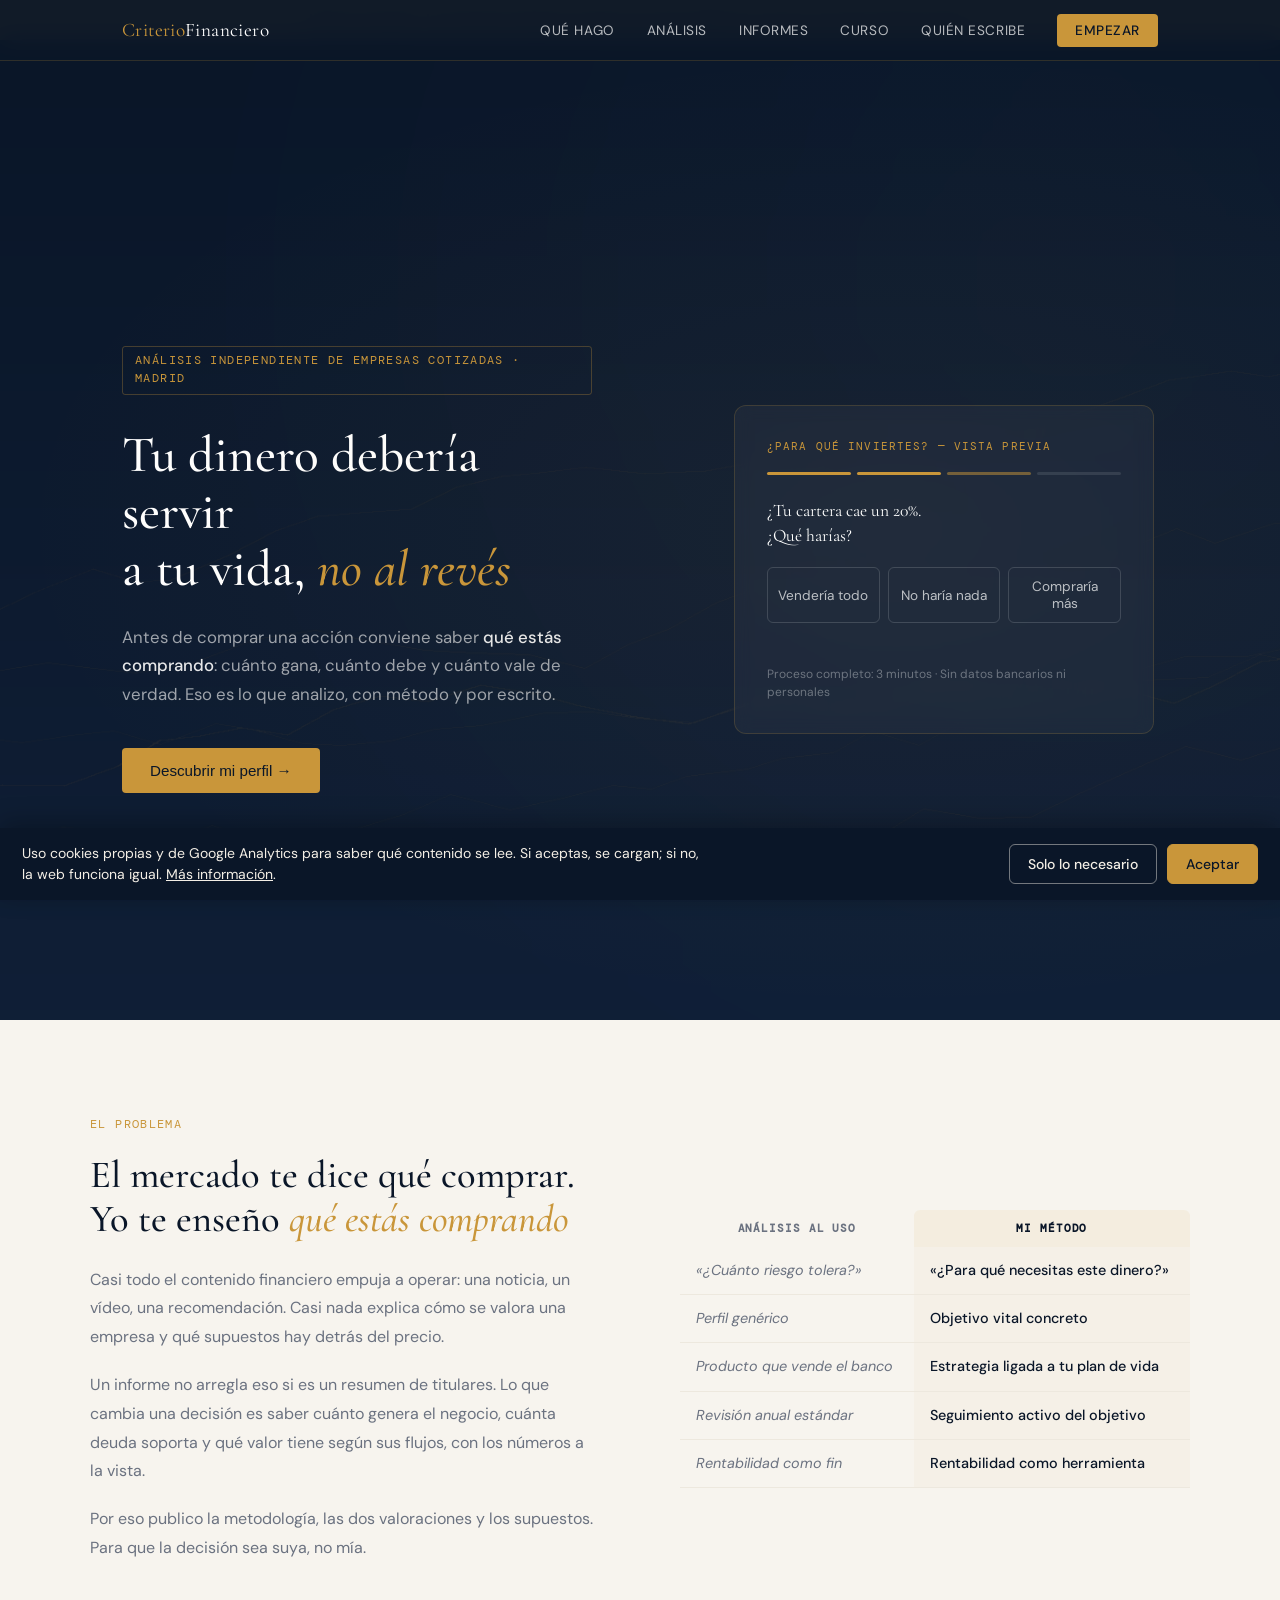
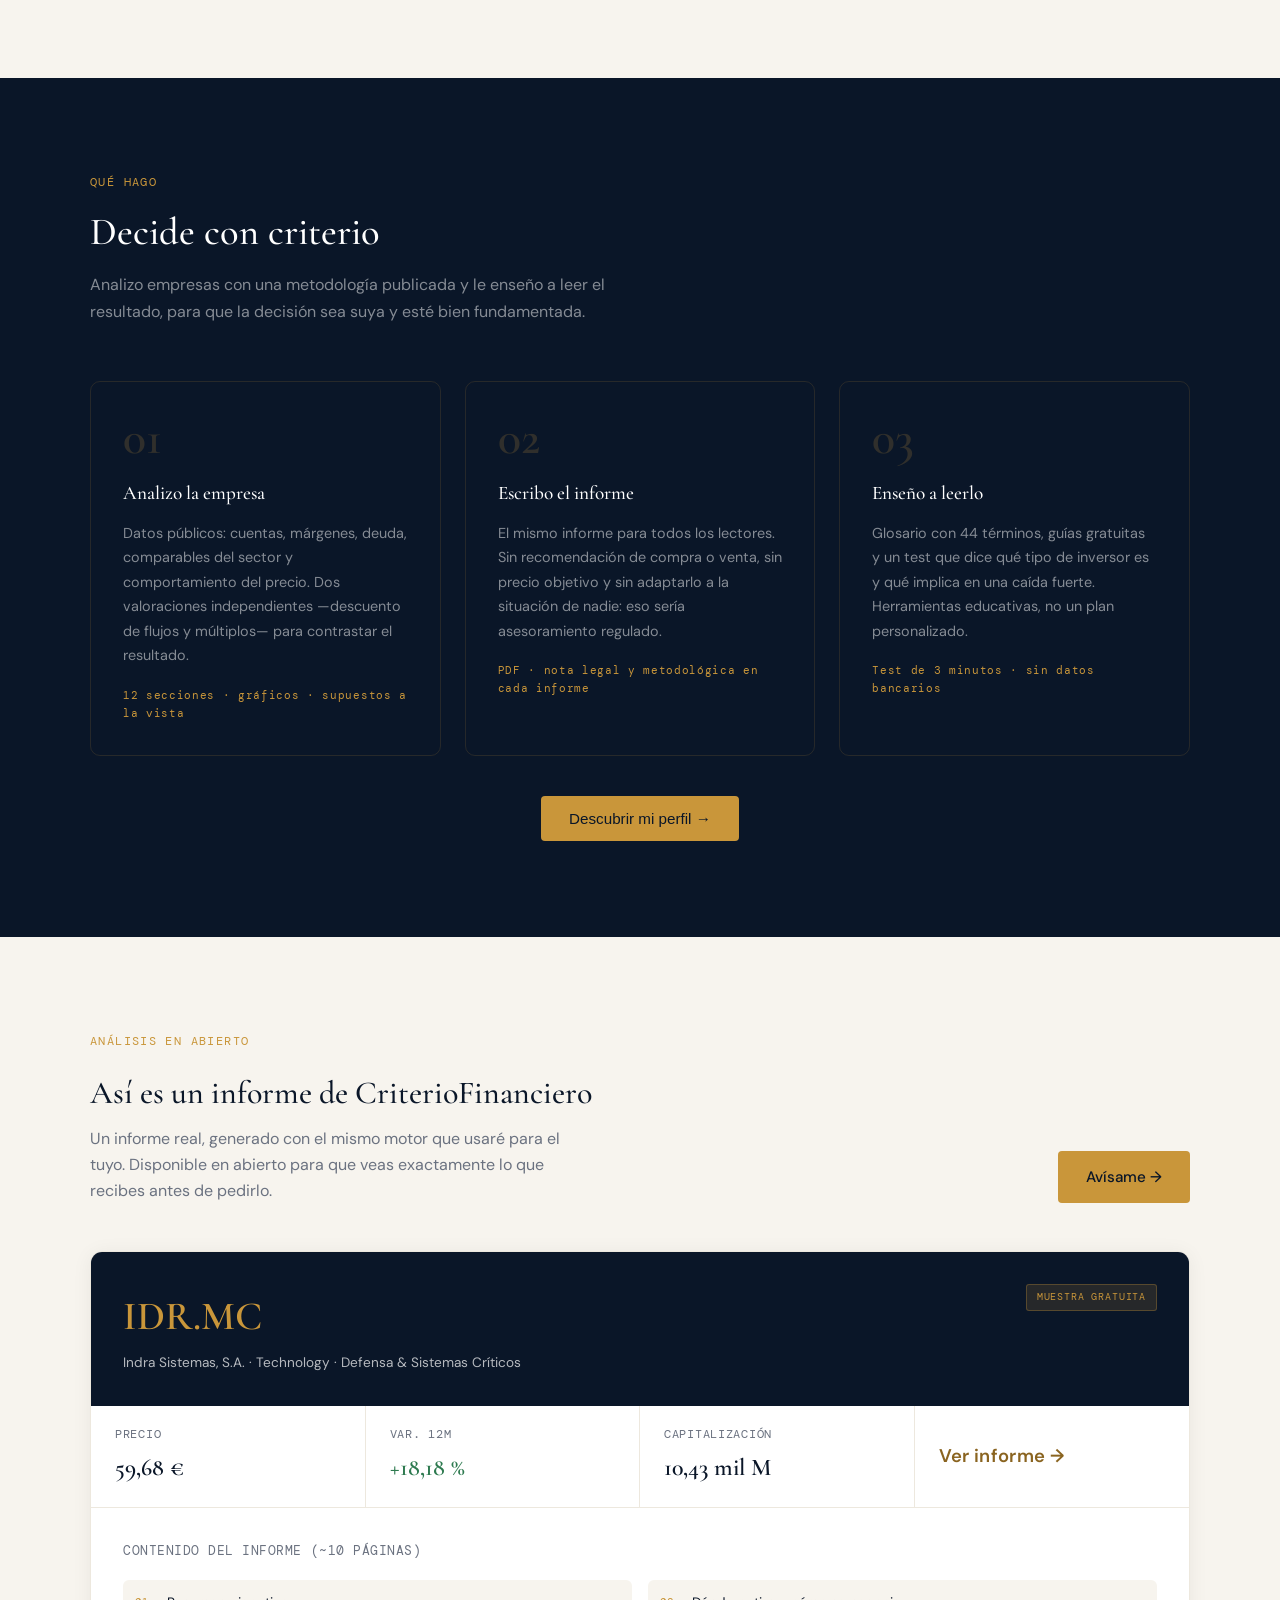
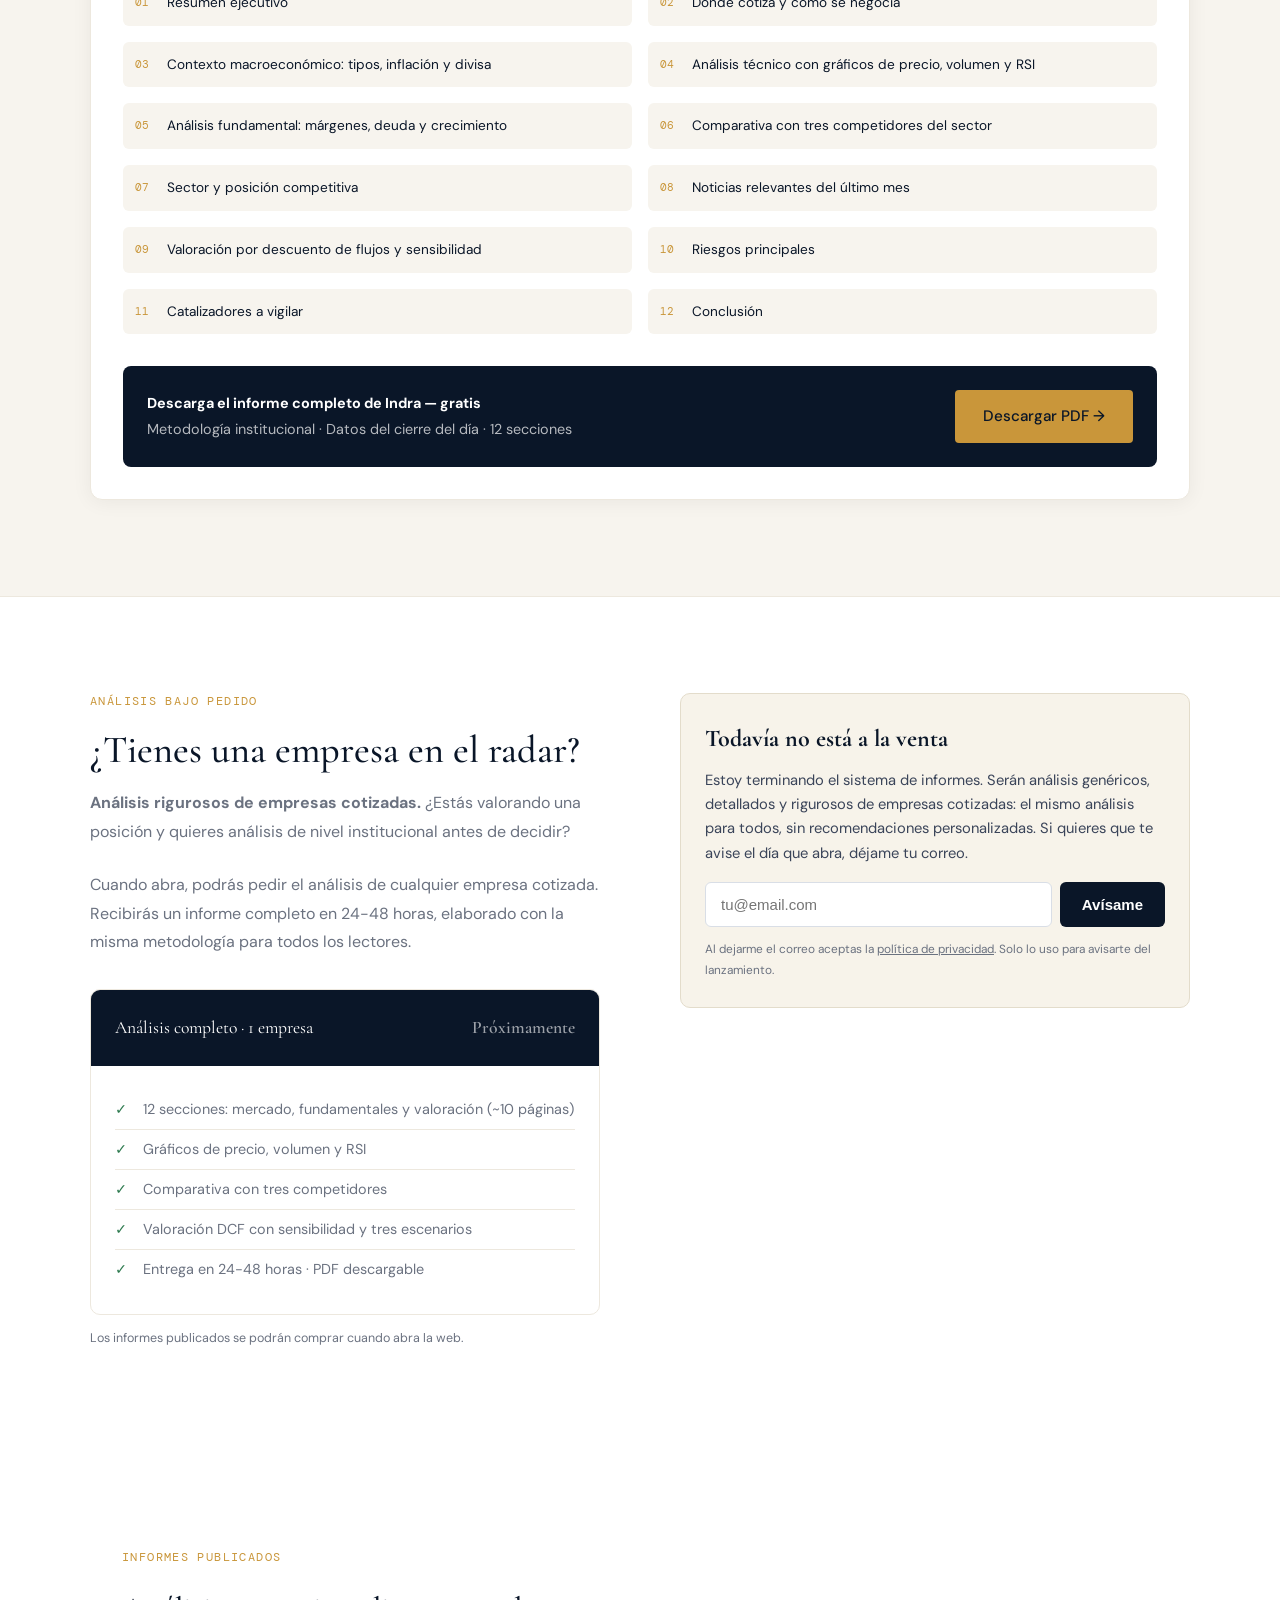
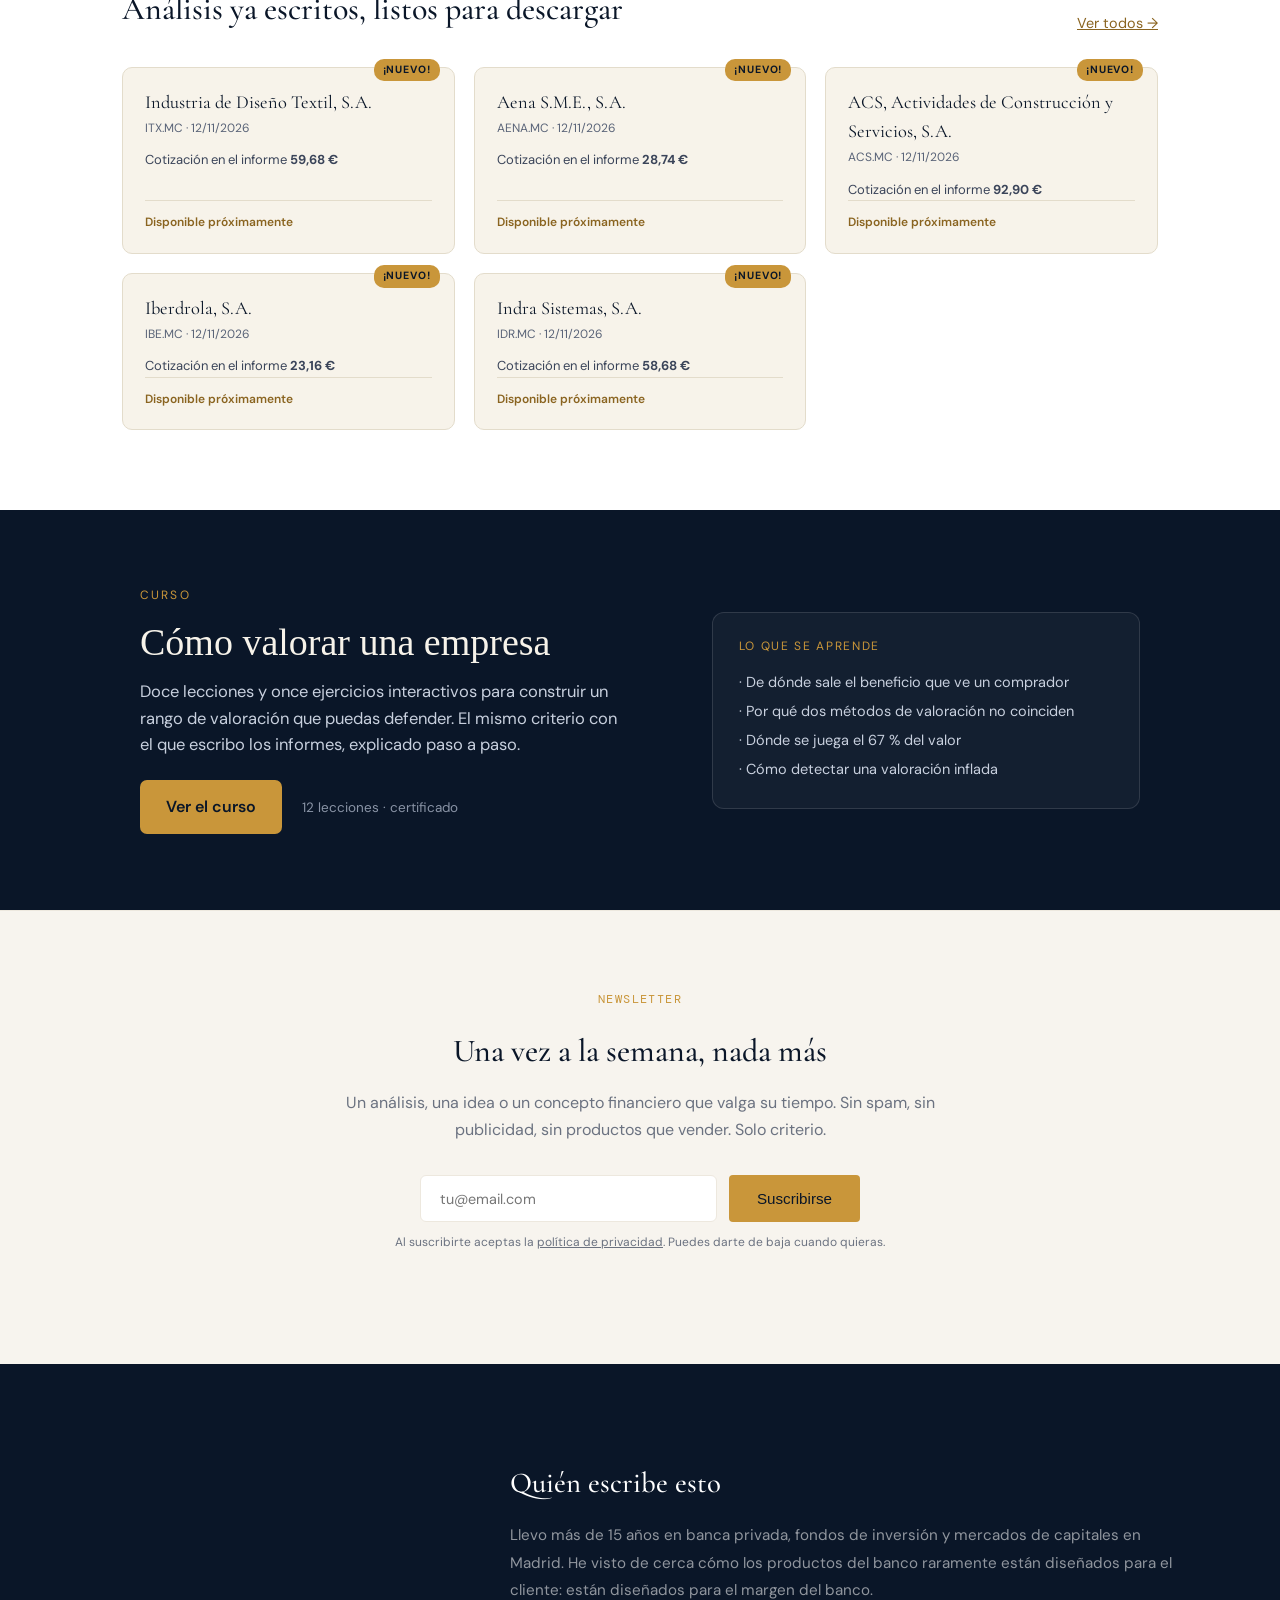
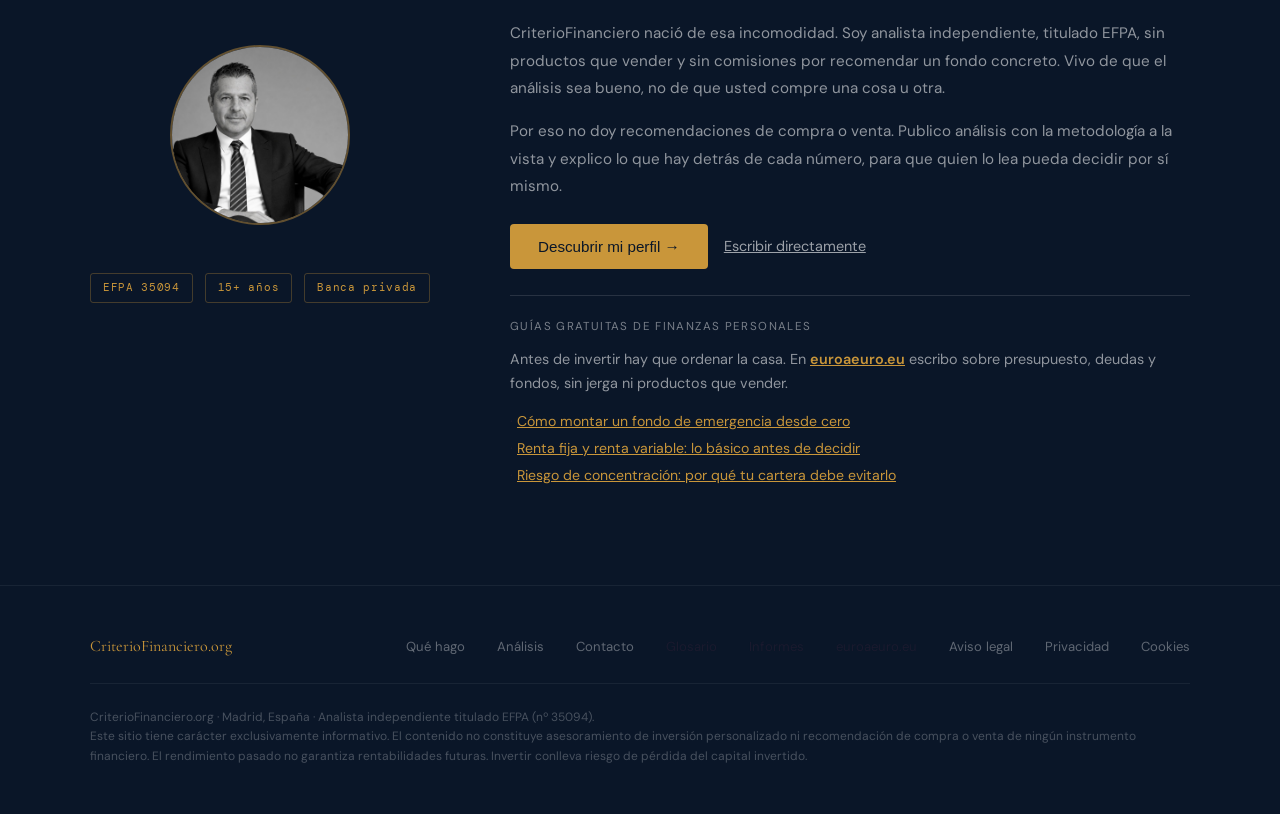
<file: index.html>
<!DOCTYPE html>
<html lang="es">
<head>
<meta charset="UTF-8">
<meta name="viewport" content="width=device-width, initial-scale=1.0">
<title>CriterioFinanciero — Análisis independiente de empresas cotizadas</title>
<meta name="description" content="Asesoría financiera independiente en Madrid: planificación por objetivos vitales, análisis de acciones y fondos, e informes con criterio. EFPA, 15 años en banca.">
<link rel="canonical" href="https://criteriofinanciero.org/">
<meta name="robots" content="index, follow">
<meta property="og:type" content="website">
<meta property="og:site_name" content="CriterioFinanciero">
<meta property="og:title" content="CriterioFinanciero — Tu dinero al servicio de tu vida">
<meta property="og:description" content="Asesoría financiera independiente en Madrid: planificación por objetivos vitales, análisis de acciones y fondos, e informes con criterio. EFPA, 15 años en banca.">
<meta property="og:url" content="https://criteriofinanciero.org/">
<meta property="og:image" content="https://criteriofinanciero.org/og.png">
<meta name="twitter:card" content="summary_large_image">
<meta name="theme-color" content="#0A1628">
<link rel="preconnect" href="https://fonts.googleapis.com">
<link href="https://fonts.googleapis.com/css2?family=Cormorant+Garamond:ital,wght@0,400;0,500;0,600;1,400;1,500&family=DM+Sans:wght@300;400;500&family=DM+Mono:wght@400;500&display=swap" rel="stylesheet">
<style>
:root {
  --navy:   #0A1628;
  --navy2:  #1D3461;
  --gold:   #C9963A;
  --gold2:  #E8B86D;
  --cream:  #F7F4EE;
  --cream2: #EDE8DE;
  --text:   #1A1A2E;
  --muted:  #6B7280;
  --green:  #2D7A4F;
  --red:    #8B2020;
  --white:  #FFFFFF;
  --serif: 'Cormorant Garamond', Georgia, serif;
  --sans:  'DM Sans', system-ui, sans-serif;
  --mono:  'DM Mono', monospace;
}
*{box-sizing:border-box;margin:0;padding:0}
html{scroll-behavior:smooth}
section[id]{scroll-margin-top:90px}
body{font-family:var(--sans);color:var(--text);background:var(--white);font-size:16px;line-height:1.6}

/* NAV */
nav{position:fixed;top:0;left:0;right:0;z-index:100;background:rgba(10,22,40,0.96);backdrop-filter:blur(12px);border-bottom:1px solid rgba(201,150,58,0.2)}
.nav-inner{max-width:1100px;margin:0 auto;padding:0 2rem;height:60px;display:flex;align-items:center;justify-content:space-between}
.nav-logo{font-family:var(--serif);font-size:1.2rem;color:var(--gold);letter-spacing:.02em;text-decoration:none}
.nav-logo span{color:var(--white);font-weight:400}
.nav-links{display:flex;gap:2rem;list-style:none}
.nav-links a{color:rgba(255,255,255,0.7);text-decoration:none;font-size:.85rem;letter-spacing:.04em;text-transform:uppercase;transition:color .2s}
.nav-links a:hover{color:var(--gold)}
.nav-cta{background:var(--gold);color:var(--navy)!important;padding:8px 18px;border-radius:4px;font-weight:500!important}
.nav-cta:hover{background:var(--gold2)!important;color:var(--navy)!important}

/* HERO */
.hero{min-height:100vh;background:url('/assets/img/fondo-mercado.png') center/cover no-repeat,var(--navy);display:grid;grid-template-columns:1fr 1fr;align-items:center;padding:80px 0 0;overflow:hidden;position:relative}
.hero::before{content:'';position:absolute;inset:0;pointer-events:none;background:radial-gradient(ellipse at 70% 50%, rgba(201,150,58,0.06) 0%, transparent 70%)}
.hero-left{padding:0 3rem 0 calc((100vw - 1100px)/2 + 2rem);max-width:calc(550px + (100vw - 1100px)/2)}
.hero-tag{display:inline-block;font-family:var(--mono);font-size:.72rem;color:var(--gold);letter-spacing:.12em;text-transform:uppercase;border:1px solid rgba(201,150,58,0.3);padding:5px 12px;border-radius:3px;margin-bottom:2rem}
.hero h1{font-family:var(--serif);font-size:clamp(2.4rem,4vw,3.6rem);color:var(--white);line-height:1.12;font-weight:500;margin-bottom:1.5rem}
.hero h1 em{color:var(--gold);font-style:italic}
.hero-sub{color:rgba(255,255,255,0.6);font-size:1.05rem;line-height:1.7;margin-bottom:2.5rem;max-width:440px}
.hero-sub strong{color:rgba(255,255,255,0.9);font-weight:500}
.btn-primary{display:inline-flex;align-items:center;gap:10px;background:var(--gold);color:var(--navy);padding:14px 28px;border-radius:4px;font-weight:500;font-size:.95rem;text-decoration:none;transition:background .2s,transform .15s;border:none;cursor:pointer}
.btn-primary:hover{background:var(--gold2);transform:translateY(-1px)}
.btn-ghost{display:inline-flex;align-items:center;gap:8px;color:rgba(255,255,255,0.6);padding:14px 20px;font-size:.9rem;text-decoration:none;border-bottom:1px solid transparent;transition:color .2s,border-color .2s;border:none;background:none;cursor:pointer}
.btn-ghost:hover{color:var(--white);border-bottom-color:rgba(255,255,255,0.3)}
.hero-btns{display:flex;align-items:center;gap:1rem;flex-wrap:wrap}
.hero-right{position:relative;height:100vh;display:flex;align-items:center;justify-content:center;padding-right:2rem}
.hero-card{background:rgba(255,255,255,0.04);border:1px solid rgba(201,150,58,0.2);border-radius:12px;padding:2rem;width:100%;max-width:420px;backdrop-filter:blur(8px)}
.hero-card-label{font-family:var(--mono);font-size:.7rem;color:var(--gold);letter-spacing:.1em;text-transform:uppercase;margin-bottom:1rem}
.progress-steps{display:flex;gap:6px;margin-bottom:1.5rem}
.ps{flex:1;height:3px;background:rgba(255,255,255,0.1);border-radius:2px;transition:background .4s}
.ps.done{background:var(--gold)}
.ps.active{background:rgba(201,150,58,0.5)}
.q-text{font-family:var(--serif);font-size:1.1rem;color:var(--white);margin-bottom:1.2rem;line-height:1.4}
.yn-row{display:flex;gap:8px;margin-bottom:.75rem}
.yn{flex:1;padding:10px;border:1px solid rgba(255,255,255,0.15);border-radius:6px;background:transparent;color:rgba(255,255,255,0.7);font-size:.85rem;cursor:pointer;transition:all .2s;font-family:var(--sans)}
.yn:hover{border-color:var(--gold);color:var(--white)}
.yn.yes{background:rgba(45,122,79,0.2);border-color:var(--green);color:#6DD98A}
.yn.no{background:rgba(139,32,32,0.2);border-color:var(--red);color:#F09595}
.hero-note{font-size:.75rem;color:rgba(255,255,255,0.35);margin-top:1rem;line-height:1.5}

/* DIFFERENTIATOR */
.diff{background:var(--cream);padding:6rem 2rem}
.diff-inner{max-width:1100px;margin:0 auto;display:grid;grid-template-columns:1fr 1fr;gap:5rem;align-items:center}
.diff-label{font-family:var(--mono);font-size:.72rem;color:var(--gold);letter-spacing:.12em;text-transform:uppercase;margin-bottom:1.2rem}
.diff h2{font-family:var(--serif);font-size:clamp(1.8rem,3vw,2.8rem);line-height:1.15;color:var(--navy);margin-bottom:1.5rem;font-weight:500}
.diff h2 em{font-style:italic;color:var(--gold)}
.diff p{color:var(--muted);line-height:1.8;margin-bottom:1.2rem}
.contrast-table{border-collapse:collapse;width:100%}
.contrast-table th{font-family:var(--mono);font-size:.7rem;letter-spacing:.08em;text-transform:uppercase;padding:.6rem 1rem;color:var(--muted)}
.contrast-table th:last-child{color:var(--navy);background:rgba(201,150,58,0.08);border-radius:6px 6px 0 0}
.contrast-table td{padding:.75rem 1rem;font-size:.9rem;border-bottom:1px solid var(--cream2);color:var(--muted)}
.contrast-table td:first-child{font-style:italic}
.contrast-table td:last-child{color:var(--navy);font-weight:500;background:rgba(201,150,58,0.04)}

/* PROCESS */
.process{background:var(--navy);padding:6rem 2rem}
.process-inner{max-width:1100px;margin:0 auto}
.section-label{font-family:var(--mono);font-size:.72rem;color:var(--gold);letter-spacing:.12em;text-transform:uppercase;margin-bottom:1rem;display:block}
.section-title{font-family:var(--serif);font-size:clamp(1.8rem,3vw,2.6rem);color:var(--white);margin-bottom:1rem;font-weight:500;line-height:1.2}
.section-sub{color:rgba(255,255,255,0.5);max-width:560px;line-height:1.7;margin-bottom:3.5rem}
.phases{display:grid;grid-template-columns:repeat(3,1fr);gap:1.5rem}
.phase{border:1px solid rgba(201,150,58,0.15);border-radius:10px;padding:2rem;position:relative;transition:border-color .25s}
.phase:hover{border-color:rgba(201,150,58,0.35)}
.phase-num{font-family:var(--serif);font-size:3rem;color:rgba(201,150,58,0.2);line-height:1;margin-bottom:1rem;font-weight:600}
.phase h3{font-family:var(--serif);font-size:1.2rem;color:var(--white);margin-bottom:.75rem;font-weight:500}
.phase p{color:rgba(255,255,255,0.5);font-size:.9rem;line-height:1.7}
.phase-time{font-family:var(--mono);font-size:.7rem;color:var(--gold);margin-top:1.2rem;letter-spacing:.06em}

/* ANALISIS MUESTRA */
.muestra{background:var(--cream);padding:6rem 2rem}
.muestra-inner{max-width:1100px;margin:0 auto}
.muestra-header{display:flex;justify-content:space-between;align-items:flex-end;margin-bottom:3rem;flex-wrap:gap 1rem}
.analisis-card{background:var(--white);border:1px solid var(--cream2);border-radius:12px;overflow:hidden;box-shadow:0 2px 20px rgba(0,0,0,0.06)}
.analisis-header{background:var(--navy);padding:2rem;display:flex;justify-content:space-between;align-items:flex-start}
.analisis-ticker{font-family:var(--serif);font-size:2.5rem;color:var(--gold);font-weight:600}
.analisis-name{color:rgba(255,255,255,0.7);font-size:.85rem;margin-top:.25rem}
.analisis-badge{background:rgba(201,150,58,0.15);border:1px solid rgba(201,150,58,0.3);color:var(--gold);font-family:var(--mono);font-size:.65rem;letter-spacing:.08em;text-transform:uppercase;padding:4px 10px;border-radius:3px}
.analisis-kpis{display:grid;grid-template-columns:repeat(4,1fr);border-bottom:1px solid var(--cream2)}
.kpi{padding:1.2rem 1.5rem;border-right:1px solid var(--cream2)}
.kpi:last-child{border-right:none}
.kpi-label{font-size:.75rem;color:var(--muted);text-transform:uppercase;letter-spacing:.06em;font-family:var(--mono);margin-bottom:.3rem}
.kpi-val{font-family:var(--serif);font-size:1.5rem;font-weight:600;color:var(--navy)}
.kpi-val.pos{color:var(--green)}
.analisis-body{padding:2rem}
.analisis-secciones{display:grid;grid-template-columns:repeat(2,1fr);gap:1rem;margin-bottom:2rem}
.analisis-sec{display:flex;align-items:center;gap:.75rem;padding:.75rem;background:var(--cream);border-radius:6px;font-size:.85rem;color:var(--navy)}
.analisis-sec-num{font-family:var(--mono);font-size:.7rem;color:var(--gold);min-width:20px}
.analisis-cta{display:flex;align-items:center;justify-content:space-between;padding:1.5rem;background:var(--navy);border-radius:8px;margin-top:1rem;flex-wrap:wrap;gap:1rem}
.analisis-cta-text{color:rgba(255,255,255,0.7);font-size:.9rem}
.analisis-cta-text strong{color:var(--white);display:block;margin-bottom:.2rem}

/* PEDIDO */
.pedido{background:var(--white);padding:6rem 2rem;border-top:1px solid var(--cream2)}
.pedido-inner{max-width:1100px;margin:0 auto;display:grid;grid-template-columns:1fr 1fr;gap:5rem;align-items:start}
.pedido h2{font-family:var(--serif);font-size:clamp(1.8rem,3vw,2.4rem);color:var(--navy);margin-bottom:1rem;font-weight:500;line-height:1.2}
.pedido p{color:var(--muted);line-height:1.8;margin-bottom:1.5rem}
.precio-card{border:1px solid var(--cream2);border-radius:10px;overflow:hidden}
.precio-header{background:var(--navy);padding:1.5rem;display:flex;justify-content:space-between;align-items:center}
.precio-nombre{font-family:var(--serif);font-size:1.1rem;color:var(--white)}
.precio-val{font-family:var(--serif);font-size:2rem;color:var(--gold);font-weight:600}
.precio-body{padding:1.5rem}
.precio-item{display:flex;align-items:center;gap:.75rem;padding:.5rem 0;font-size:.9rem;color:var(--muted);border-bottom:1px solid var(--cream2)}
.precio-item:last-child{border:none}
.precio-item::before{content:'✓';color:var(--green);font-weight:700;min-width:16px}
.form-group{margin-bottom:1.2rem}
.form-group label{display:block;font-size:.8rem;color:var(--navy);font-weight:500;margin-bottom:.4rem;text-transform:uppercase;letter-spacing:.05em;font-family:var(--mono)}
.form-group input,.form-group select,.form-group textarea{width:100%;padding:.75rem 1rem;border:1px solid var(--cream2);border-radius:6px;font-family:var(--sans);font-size:.9rem;color:var(--text);background:var(--white);transition:border-color .2s}
.form-group input:focus,.form-group select:focus,.form-group textarea:focus{outline:none;border-color:var(--gold)}
.form-group textarea{resize:vertical;min-height:90px}

/* VIDEOS */
.videos{background:var(--cream);padding:6rem 2rem}
.videos-inner{max-width:1100px;margin:0 auto}
.videos-grid{display:grid;grid-template-columns:repeat(3,1fr);gap:1.5rem;margin-top:3rem}
.video-card{background:var(--white);border:1px solid var(--cream2);border-radius:10px;overflow:hidden;transition:transform .2s,box-shadow .2s;text-decoration:none;color:inherit}
.video-card:hover{transform:translateY(-3px);box-shadow:0 8px 30px rgba(0,0,0,0.08)}
.video-thumb{height:140px;background:var(--navy);display:flex;align-items:center;justify-content:center;position:relative}
.video-cat{font-family:var(--mono);font-size:.65rem;letter-spacing:.1em;text-transform:uppercase;padding:4px 10px;border-radius:3px;position:absolute;top:12px;left:12px;background:rgba(201,150,58,0.2);color:var(--gold);border:1px solid rgba(201,150,58,0.3)}
.video-dur{font-family:var(--mono);font-size:.65rem;color:rgba(255,255,255,0.5);position:absolute;bottom:12px;right:12px}
.video-play{width:44px;height:44px;border-radius:50%;border:2px solid rgba(201,150,58,0.5);display:flex;align-items:center;justify-content:center}
.video-play::after{content:'';border-style:solid;border-width:8px 0 8px 14px;border-color:transparent transparent transparent var(--gold);margin-left:3px}
.video-body{padding:1.2rem}
.video-body h4{font-family:var(--serif);font-size:1rem;color:var(--navy);margin-bottom:.5rem;font-weight:500;line-height:1.3}
.video-body p{font-size:.82rem;color:var(--muted);line-height:1.5}

/* SOBRE MI */
.sobre{background:var(--navy);padding:6rem 2rem}
.sobre-inner{max-width:1100px;margin:0 auto;display:grid;grid-template-columns:1fr 2fr;gap:5rem;align-items:center}
.sobre-avatar{width:200px;height:200px;border-radius:50%;background:rgba(201,150,58,0.1);border:2px solid rgba(201,150,58,0.2);display:flex;align-items:center;justify-content:center;font-family:var(--serif);font-size:4rem;color:var(--gold)}
.sobre h2{font-family:var(--serif);font-size:1.8rem;color:var(--white);margin-bottom:1rem;font-weight:500}
.sobre p{color:rgba(255,255,255,0.55);line-height:1.8;margin-bottom:1rem;font-size:.95rem}
.credenciales{display:flex;flex-wrap:wrap;gap:.75rem;margin-top:1.5rem}
.cred{font-family:var(--mono);font-size:.7rem;color:var(--gold);border:1px solid rgba(201,150,58,0.3);padding:5px 12px;border-radius:3px;letter-spacing:.06em}

/* NEWSLETTER */
.newsletter{background:var(--cream);padding:5rem 2rem;border-top:1px solid var(--cream2)}
.newsletter-inner{max-width:600px;margin:0 auto;text-align:center}
.newsletter h2{font-family:var(--serif);font-size:2rem;color:var(--navy);margin-bottom:.75rem;font-weight:500}
.newsletter p{color:var(--muted);margin-bottom:2rem;line-height:1.7}
.nl-form{display:flex;gap:.75rem;max-width:440px;margin:0 auto}
.nl-form input{flex:1;padding:.85rem 1.2rem;border:1px solid var(--cream2);border-radius:6px;font-family:var(--sans);font-size:.9rem}
.nl-form input:focus{outline:none;border-color:var(--gold)}

/* FOOTER */
footer{background:var(--navy);padding:3rem 2rem;border-top:1px solid rgba(255,255,255,0.06)}
.footer-inner{max-width:1100px;margin:0 auto;display:flex;justify-content:space-between;align-items:center;flex-wrap:wrap;gap:1rem}
.footer-logo{font-family:var(--serif);color:var(--gold);font-size:1rem}
.footer-links{display:flex;gap:2rem}
.footer-links a{color:rgba(255,255,255,0.35);font-size:.82rem;text-decoration:none;transition:color .2s}
.footer-links a:hover{color:rgba(255,255,255,0.7)}
.footer-legal{color:rgba(255,255,255,0.25);font-size:.75rem;max-width:1100px;margin:1.5rem auto 0;padding-top:1.5rem;border-top:1px solid rgba(255,255,255,0.06);line-height:1.6}

/* ONBOARDING MODAL */
.modal-bg{display:none;position:fixed;inset:0;background:rgba(10,22,40,0.92);z-index:200;align-items:center;justify-content:center;padding:1rem}
.modal-bg.open{display:flex}
.modal{background:var(--white);border-radius:16px;max-width:560px;width:100%;max-height:90vh;overflow-y:auto;padding:2.5rem}
.modal-close{float:right;background:none;border:none;font-size:1.5rem;cursor:pointer;color:var(--muted);margin:-0.5rem -0.5rem 0 0;line-height:1}
.modal-close:hover{color:var(--navy)}
.m-step{display:none}.m-step.active{display:block}
.m-tag{font-family:var(--mono);font-size:.68rem;color:var(--gold);letter-spacing:.1em;text-transform:uppercase;margin-bottom:.75rem;display:block}
.m-h{font-family:var(--serif);font-size:1.4rem;color:var(--navy);margin-bottom:.5rem;font-weight:500;line-height:1.3}
.m-p{color:var(--muted);font-size:.9rem;line-height:1.7;margin-bottom:1.2rem}
.m-pbar{height:3px;background:var(--cream2);border-radius:2px;margin-bottom:1.5rem}
.m-pfill{height:100%;background:var(--gold);border-radius:2px;transition:width .4s}
.m-obj{display:block;width:100%;text-align:left;padding:.9rem 1rem;border:1px solid var(--cream2);border-radius:8px;background:transparent;cursor:pointer;font-size:.88rem;color:var(--text);margin-bottom:.6rem;transition:all .2s;font-family:var(--sans);line-height:1.4}
.m-obj strong{display:block;color:var(--navy);font-weight:500}
.m-obj span{color:var(--muted);font-size:.8rem}
.m-obj:hover{border-color:var(--gold);background:rgba(201,150,58,0.04)}
.m-obj.sel{border-color:var(--navy);background:rgba(10,22,40,0.04)}
.m-yn-row{display:flex;gap:.6rem;margin-bottom:.75rem;flex-wrap:wrap}
.m-card{background:var(--cream);border-radius:8px;padding:1rem;margin-bottom:.75rem}
.m-card-q{font-size:.88rem;font-weight:500;color:var(--navy);margin-bottom:.6rem}
.m-yn{flex:1;min-width:80px;padding:.65rem;border:1px solid var(--cream2);border-radius:6px;background:var(--white);font-size:.82rem;cursor:pointer;font-family:var(--sans);color:var(--text);transition:all .2s;text-align:center}
.m-yn:hover{border-color:var(--gold)}
.m-yn.yes{background:rgba(45,122,79,0.08);border-color:var(--green);color:var(--green)}
.m-yn.no{background:rgba(139,32,32,0.08);border-color:var(--red);color:var(--red)}
.m-nav{display:flex;gap:.75rem;margin-top:1.5rem;flex-wrap:wrap}
.m-back{padding:10px 18px;border:1px solid var(--cream2);border-radius:6px;background:transparent;cursor:pointer;font-size:.85rem;color:var(--muted);font-family:var(--sans)}
.m-back:hover{border-color:var(--navy);color:var(--navy)}
.m-next{padding:10px 22px;background:var(--navy);color:var(--white);border:none;border-radius:6px;cursor:pointer;font-size:.85rem;font-weight:500;font-family:var(--sans);transition:background .2s}
.m-next:hover{background:var(--navy2)}
.m-next:disabled{opacity:.4;cursor:not-allowed}
.alloc-bar{display:flex;height:22px;border-radius:6px;overflow:hidden;
  margin:.7rem 0 .55rem;border:1px solid #E3DCCB}
.alloc-leyenda{display:flex;flex-wrap:wrap;gap:.9rem;font-size:.74rem;color:var(--muted);
  margin-bottom:1.2rem}
.alloc-leyenda span{display:flex;align-items:center;gap:.35rem}
.alloc-punto{width:9px;height:9px;border-radius:2px;display:inline-block}
.perfil-desc{font-size:.9rem;line-height:1.68;margin:.5rem 0 1.1rem;color:#2A3446}
.perfil-desc p{margin:0 0 .7rem}
.sub-label{font-size:.72rem;letter-spacing:.12em;text-transform:uppercase;
  color:var(--muted);margin:1.2rem 0 .4rem}
.perfil-errores{margin:.2rem 0 1rem;padding-left:1.15rem;font-size:.83rem;color:#7A2E2E;line-height:1.6}
.perfil-errores li{margin-bottom:.4rem}
.perfil-pill{display:inline-block;padding:5px 14px;border-radius:20px;font-size:.82rem;font-weight:500;margin-bottom:1rem;background:var(--cream2);color:var(--navy)}
.alert-box{background:#FEF3C7;border-left:3px solid #D97706;border-radius:0 6px 6px 0;padding:.75rem 1rem;font-size:.82rem;color:#92400E;margin-bottom:.6rem;line-height:1.5}
.ok-box{background:#ECFDF5;border-left:3px solid var(--green);border-radius:0 6px 6px 0;padding:.75rem 1rem;font-size:.82rem;color:#065F46;margin-bottom:.75rem}
.res-grid{display:grid;grid-template-columns:repeat(3,1fr);gap:.75rem;margin-bottom:1.25rem}
.res-cell{background:var(--cream);border-radius:6px;padding:.75rem;text-align:center}
.res-cell-label{font-size:.7rem;color:var(--muted);font-family:var(--mono);text-transform:uppercase;margin-bottom:.3rem}
.res-cell-val{font-family:var(--serif);font-size:1.1rem;color:var(--navy);font-weight:600}
.next-steps{background:var(--navy);border-radius:8px;padding:1rem 1.25rem}
.next-steps-label{font-family:var(--mono);font-size:.68rem;color:var(--gold);text-transform:uppercase;letter-spacing:.08em;margin-bottom:.6rem}
.next-steps-body{font-size:.85rem;color:rgba(255,255,255,0.65);line-height:1.8}
.range-wrap{margin-bottom:.25rem}
.range-wrap input[type=range]{width:100%;accent-color:var(--gold)}
.range-labels{display:flex;justify-content:space-between;font-size:.72rem;color:var(--muted);font-family:var(--mono)}

@media(max-width:900px){
  .hero{grid-template-columns:1fr;padding-top:70px}
  .hero-left{padding:3rem 1.5rem;max-width:100%}
  .hero-right{height:auto;padding:0 1.5rem 3rem}
  .hero-card{max-width:100%}
  .diff-inner,.pedido-inner,.sobre-inner{grid-template-columns:1fr;gap:2.5rem}
  .phases{grid-template-columns:1fr}
  .videos-grid{grid-template-columns:1fr}
  .analisis-kpis{grid-template-columns:repeat(2,1fr)}
  .analisis-secciones{grid-template-columns:1fr}
  .nav-links{display:none}
}
</style>
</head>
<body>
<div style="background:#C9963A;color:#0A1628;text-align:center;padding:9px 16px;font-size:13.5px;
     font-weight:500;letter-spacing:.01em">
  Web en pruebas · Los informes todavía no están a la venta. Déjame tu correo y te aviso el día que abra.
</div>


<nav>
  <div class="nav-inner">
    <a href="#" class="nav-logo">Criterio<span>Financiero</span></a>
    <ul class="nav-links">
      <li><a href="#proceso">Qué hago</a></li>
      <li><a href="#analisis">Análisis</a></li>
        <li><a href="#informes">Informes</a></li>
      
      <li><a href="#curso">Curso</a></li>
      <li><a href="#sobre">Quién escribe</a></li>
      <li><a href="#" onclick="abrirOnboarding()" class="nav-cta">Empezar</a></li>
    </ul>
  </div>
</nav>

<!-- HERO -->
<section class="hero">
  <div class="hero-left">
    <span class="hero-tag">Análisis independiente de empresas cotizadas · Madrid</span>
    <h1>Tu dinero debería servir<br>a tu vida, <em>no al revés</em></h1>
    <p class="hero-sub">Antes de comprar una acción conviene saber <strong>qué estás comprando</strong>: cuánto gana, cuánto debe y cuánto vale de verdad. Eso es lo que analizo, con método y por escrito.</p>
    <div class="hero-btns">
      <button class="btn-primary" onclick="abrirOnboarding()">Descubrir mi perfil →</button>
      
    </div>
  </div>
  <div class="hero-right">
    <div class="hero-card">
      <div class="hero-card-label">¿Para qué inviertes? — Vista previa</div>
      <div class="progress-steps">
        <div class="ps done"></div><div class="ps done"></div>
        <div class="ps active"></div><div class="ps"></div>
      </div>
      <div class="q-text">¿Tu cartera cae un 20%.<br>¿Qué harías?</div>
      <div class="yn-row">
        <button class="yn" onclick="heroYN(this,'sell')">Vendería todo</button>
        <button class="yn" onclick="heroYN(this,'hold')">No haría nada</button>
        <button class="yn" onclick="heroYN(this,'buy')">Compraría más</button>
      </div>
      <div id="hero-feedback" style="font-size:.78rem;color:rgba(255,255,255,0.4);height:1.1em;transition:opacity .3s"></div>
      <div class="hero-note">Proceso completo: 3 minutos · Sin datos bancarios ni personales</div>
    </div>
  </div>
</section>

<!-- DIFERENCIADOR -->
<section class="diff" id="diferenciador">
  <div class="diff-inner">
    <div>
      <div class="diff-label">El problema</div>
      <h2>El mercado te dice qué comprar.<br>Yo te enseño <em>qué estás comprando</em></h2>
      <p>Casi todo el contenido financiero empuja a operar: una noticia, un vídeo, una recomendación. Casi nada explica cómo se valora una empresa y qué supuestos hay detrás del precio.</p>
      <p>Un informe no arregla eso si es un resumen de titulares. Lo que cambia una decisión es saber cuánto genera el negocio, cuánta deuda soporta y qué valor tiene según sus flujos, con los números a la vista.</p>
      <p>Por eso publico la metodología, las dos valoraciones y los supuestos. Para que la decisión sea suya, no mía.</p>
    </div>
    <div>
      <table class="contrast-table">
        <thead>
          <tr><th>Análisis al uso</th><th>Mi método</th></tr>
        </thead>
        <tbody>
          <tr><td>«¿Cuánto riesgo tolera?»</td><td>«¿Para qué necesitas este dinero?»</td></tr>
          <tr><td>Perfil genérico</td><td>Objetivo vital concreto</td></tr>
          <tr><td>Producto que vende el banco</td><td>Estrategia ligada a tu plan de vida</td></tr>
          <tr><td>Revisión anual estándar</td><td>Seguimiento activo del objetivo</td></tr>
          <tr><td>Rentabilidad como fin</td><td>Rentabilidad como herramienta</td></tr>
        </tbody>
      </table>
    </div>
  </div>
</section>

<!-- PROCESO -->
<section class="process" id="proceso">
  <div class="process-inner">
    <span class="section-label">Qué hago</span>
    <h2 class="section-title">Decide con criterio</h2>
    <p class="section-sub">Analizo empresas con una metodología publicada y le enseño a leer el resultado, para que la decisión sea suya y esté bien fundamentada.</p>
    <div class="phases">
      <div class="phase">
        <div class="phase-num">01</div>
        <h3>Analizo la empresa</h3>
        <p>Datos públicos: cuentas, márgenes, deuda, comparables del sector y comportamiento del precio. Dos
        valoraciones independientes —descuento de flujos y múltiplos— para contrastar el resultado.</p>
        <div class="phase-time">12 secciones · gráficos · supuestos a la vista</div>
      </div>
      <div class="phase">
        <div class="phase-num">02</div>
        <h3>Escribo el informe</h3>
        <p>El mismo informe para todos los lectores. Sin recomendación de compra o venta, sin precio objetivo
        y sin adaptarlo a la situación de nadie: eso sería asesoramiento regulado.</p>
        <div class="phase-time">PDF · nota legal y metodológica en cada informe</div>
      </div>
      <div class="phase">
        <div class="phase-num">03</div>
        <h3>Enseño a leerlo</h3>
        <p>Glosario con 44 términos, guías gratuitas y un test que dice qué tipo de inversor es y qué implica
        en una caída fuerte. Herramientas educativas, no un plan personalizado.</p>
        <div class="phase-time">Test de 3 minutos · sin datos bancarios</div>
      </div>
    </div>
    <div style="margin-top:2.5rem;text-align:center">
      <button class="btn-primary" onclick="abrirOnboarding()">Descubrir mi perfil →</button>
    </div>
  </div>
</section>

<!-- ANÁLISIS DE MUESTRA -->
<section class="muestra" id="analisis">
  <div class="muestra-inner">
    <span class="section-label">Análisis en abierto</span>
    <div class="muestra-header">
      <div>
        <h2 style="font-family:var(--serif);font-size:clamp(1.6rem,2.5vw,2.2rem);color:var(--navy);font-weight:500;margin-bottom:.5rem">Así es un informe de CriterioFinanciero</h2>
        <p style="color:var(--muted);max-width:500px">Un informe real, generado con el mismo motor que usaré para el tuyo. Disponible en abierto para que veas exactamente lo que recibes antes de pedirlo.</p>
      </div>
      <a href="#pedido" class="btn-primary" style="white-space:nowrap">Avísame →</a>
    </div>

    <div class="analisis-card">
      <div class="analisis-header">
        <div>
          <div class="analisis-ticker">IDR.MC</div>
          <div class="analisis-name">Indra Sistemas, S.A. · Technology · Defensa & Sistemas Críticos</div>
        </div>
        <span class="analisis-badge">Muestra gratuita</span>
      </div>
      <div class="analisis-kpis">
        <div class="kpi"><div class="kpi-label">Precio</div><div class="kpi-val">59,68 €</div></div>
        <div class="kpi"><div class="kpi-label">Var. 12m</div><div class="kpi-val pos">+18,18 %</div></div>
        <div class="kpi"><div class="kpi-label">Capitalización</div><div class="kpi-val">10,43 mil M</div></div>
        <div class="kpi" style="display:flex;flex-direction:column;justify-content:center"><a href="/descargas/informe-muestra-indra.pdf" download style="font-size:1.15rem;font-weight:600;color:#8A6420;text-decoration:none;letter-spacing:.02em">Ver informe →</a></div>
      </div>
      <div class="analisis-body">
        <p style="font-size:.82rem;color:var(--muted);margin-bottom:1.2rem;font-family:var(--mono);letter-spacing:.04em;text-transform:uppercase">Contenido del informe (~10 páginas)</p>
        <div class="analisis-secciones">
          <div class="analisis-sec"><span class="analisis-sec-num">01</span>Resumen ejecutivo</div>
          <div class="analisis-sec"><span class="analisis-sec-num">02</span>Dónde cotiza y cómo se negocia</div>
          <div class="analisis-sec"><span class="analisis-sec-num">03</span>Contexto macroeconómico: tipos, inflación y divisa</div>
          <div class="analisis-sec"><span class="analisis-sec-num">04</span>Análisis técnico con gráficos de precio, volumen y RSI</div>
          <div class="analisis-sec"><span class="analisis-sec-num">05</span>Análisis fundamental: márgenes, deuda y crecimiento</div>
          <div class="analisis-sec"><span class="analisis-sec-num">06</span>Comparativa con tres competidores del sector</div>
          <div class="analisis-sec"><span class="analisis-sec-num">07</span>Sector y posición competitiva</div>
          <div class="analisis-sec"><span class="analisis-sec-num">08</span>Noticias relevantes del último mes</div>
          <div class="analisis-sec"><span class="analisis-sec-num">09</span>Valoración por descuento de flujos y sensibilidad</div>
          <div class="analisis-sec"><span class="analisis-sec-num">10</span>Riesgos principales</div>
          <div class="analisis-sec"><span class="analisis-sec-num">11</span>Catalizadores a vigilar</div>
          <div class="analisis-sec"><span class="analisis-sec-num">12</span>Conclusión</div>
        </div>
        <div class="analisis-cta">
          <div class="analisis-cta-text">
            <strong>Descarga el informe completo de Indra — gratis</strong>
            Metodología institucional · Datos del cierre del día · 12 secciones
          </div>
          <a href="/descargas/informe-muestra-indra.pdf" download class="btn-primary" style="white-space:nowrap">Descargar PDF →</a>
        </div>
      </div>
    </div>
  </div>
</section>

<!-- PEDIDO -->
<section class="pedido" id="pedido">
  <div class="pedido-inner">
    <div>
      <span class="section-label" style="color:var(--gold);display:block;margin-bottom:1rem">Análisis bajo pedido</span>
      <h2>¿Tienes una empresa en el radar?</h2>
      <p><strong>Análisis rigurosos de empresas cotizadas.</strong> ¿Estás valorando una posición y quieres análisis de nivel institucional antes de decidir?</p>
      <p>Cuando abra, podrás pedir el análisis de cualquier empresa cotizada. Recibirás un informe completo en 24-48 horas, elaborado con la misma metodología para todos los lectores.</p>
      <div style="margin-top:2rem">
        <div class="precio-card">
          <div class="precio-header">
            <div class="precio-nombre">Análisis completo · 1 empresa</div>
            <div class="precio-val" style="font-size:1.1rem;color:rgba(255,255,255,.6)">Próximamente</div>
          </div>
          <div class="precio-body">
            <div class="precio-item">12 secciones: mercado, fundamentales y valoración (~10 páginas)</div>
            <div class="precio-item">Gráficos de precio, volumen y RSI</div>
            <div class="precio-item">Comparativa con tres competidores</div>
            <div class="precio-item">Valoración DCF con sensibilidad y tres escenarios</div>
            <div class="precio-item">Entrega en 24-48 horas · PDF descargable</div>
          </div>
        </div>
        <p style="font-size:.78rem;color:var(--muted);margin-top:.75rem">Los informes publicados se podrán comprar cuando abra la web.</p>
      </div>
    </div>
    <div>
<div style="background:#F7F3EA;border:1px solid #E3DCCB;border-radius:10px;padding:26px 24px">
        <h3 style="font-family:var(--serif);font-size:1.5rem;color:var(--navy);margin:0 0 .6rem">
          Todavía no está a la venta</h3>
        <p style="font-size:.92rem;line-height:1.65;color:#3A4459;margin:0 0 1.1rem">
          Estoy terminando el sistema de informes. Serán análisis genéricos, detallados y rigurosos de
          empresas cotizadas: el mismo análisis para todos, sin recomendaciones personalizadas.
          Si quieres que te avise el día que abra, déjame tu correo.
        </p>
        <form id="espera-form" style="display:flex;gap:.5rem;flex-wrap:wrap">
          <input id="espera-email" type="email" required placeholder="tu@email.com"
                 style="flex:1;min-width:200px;padding:13px 15px;border:1px solid #D9DEE6;
                 border-radius:6px;font-size:15px">
          <button type="submit" style="background:var(--navy);color:#fff;border:none;border-radius:6px;
                  padding:13px 22px;font-size:15px;font-weight:600;cursor:pointer">Avísame</button>
        </form>
        <p id="espera-estado" style="font-size:.85rem;margin:.7rem 0 0"></p>
        <p style="font-size:.74rem;color:var(--muted);margin:.4rem 0 0">
          Al dejarme el correo aceptas la <a href="/privacidad/" style="color:inherit">política de
          privacidad</a>. Solo lo uso para avisarte del lanzamiento.
        </p>
      </div>
      <script>
      (function () {
        var f = document.getElementById('espera-form');
        if (!f) return;
        f.addEventListener('submit', function (ev) {
          ev.preventDefault();
          var email = document.getElementById('espera-email');
          var estado = document.getElementById('espera-estado');
          var boton = f.querySelector('button');
          if (!email.value.trim()) return;
          boton.disabled = true; boton.textContent = 'Enviando…';
          var datos = new URLSearchParams();
          datos.set('fields[email]', email.value.trim());
          datos.set('ml-submit', '1');
          datos.set('anticsrf', 'true');
          fetch('https://assets.mailerlite.com/jsonp/2784740/forms/203841029310252380/subscribe', { method: 'POST', body: datos, mode: 'cors',
                            headers: { 'Accept': 'application/json' } })
            .then(function (r) { return r.json(); })
            .then(function (j) {
              if (j && j.success) {
                f.style.display = 'none';
                estado.innerHTML = '<strong>Apuntado.</strong> Te aviso el día que abra.';
                estado.style.color = '#06614A';
              } else {
                boton.disabled = false; boton.textContent = 'Avísame';
                estado.textContent = 'No hemos podido completar el registro. Revisa el correo.';
                estado.style.color = '#B23A3A';
              }
            })
            .catch(function () {
              boton.disabled = false; boton.textContent = 'Avísame';
              estado.textContent = 'No hemos podido conectar. Inténtalo de nuevo.';
              estado.style.color = '#B23A3A';
            });
        });
      })();
      </script>

      
    <script>
    (function () {
      var form = document.getElementById("nl-form");
      if (!form) return;
      var email = document.getElementById("nl-email");
      var boton = document.getElementById("nl-boton");
      var estado = document.getElementById("nl-estado");
      var ok = document.getElementById("nl-ok");
      var textoBoton = boton.textContent;

      function aviso(t) {
        estado.textContent = t;
        estado.style.display = "block";
        boton.disabled = false;
        boton.textContent = textoBoton;
      }

      form.addEventListener("submit", function (ev) {
        ev.preventDefault();
        if (!email.value.trim()) return;
        boton.disabled = true;
        boton.textContent = "Enviando…";
        estado.style.display = "none";

        var datos = new URLSearchParams();
        datos.set("fields[email]", email.value.trim());
        datos.set("ml-submit", "1");
        datos.set("anticsrf", "true");

        fetch(form.action, {
          method: "POST",
          body: datos,
          mode: "cors",
          headers: { "Accept": "application/json" }
        })
          .then(function (r) { return r.json(); })
          .then(function (j) {
            if (j && j.success) {
              form.style.display = "none";
              ok.style.display = "block";
            } else {
              aviso("No hemos podido completar la suscripción. Revisa que el correo esté bien escrito.");
            }
          })
          .catch(function () {
            aviso("No hemos podido conectar. Inténtalo de nuevo en unos segundos.");
          });
      });
    })();
    </script>
    
  </div>
</div></section>

<!-- INFORMES -->
<section class="informes" id="informes" style="padding:5rem 0;background:#fff">
  <div style="max-width:1100px;margin:0 auto;padding:0 2rem">
    <span class="section-label">Informes publicados</span>
    <div style="display:flex;justify-content:space-between;align-items:flex-end;gap:2rem;flex-wrap:wrap;margin-bottom:2rem">
      <h2 style="font-family:var(--serif);font-size:clamp(1.6rem,2.5vw,2.2rem);color:var(--navy);font-weight:500;margin:0">
        Análisis ya escritos, listos para descargar</h2>
      <a href="/repositorio/" style="font-size:.9rem;color:#8A6420">Ver todos →</a>
    </div>
    <div id="lista-informes" style="display:grid;grid-template-columns:repeat(auto-fill,minmax(280px,1fr));gap:1.2rem">
      <p style="color:var(--muted);font-size:.9rem">Cargando informes…</p>
    </div>
  </div>
</section>

<script>
(function () {
  var caja = document.getElementById('lista-informes');
  if (!caja) return;
  function euros(v) {
    var t = Number(v).toFixed(2).replace('.', ',');
    return t.endsWith(',00') ? t.slice(0, -3) : t;
  }
  fetch('/repositorio/datos.json')
    .then(function (r) { return r.json(); })
    .then(function (lista) {
      if (!lista.length) {
        caja.innerHTML = '<p style="color:var(--muted);font-size:.9rem">El primer informe estará aquí en cuanto se publique.</p>';
        return;
      }
      caja.innerHTML = lista.slice(0, 6).map(function (i) {
        var fecha = i.fecha.split('-').reverse().join('/');
        var nuevo = i.dias <= 7
          ? '<span style="position:absolute;top:-9px;right:14px;background:#C9963A;color:#0A1628;'
            + 'font-size:10.5px;font-weight:700;letter-spacing:.08em;padding:3px 9px;border-radius:10px;'
            + 'text-transform:uppercase">¡Nuevo!</span>'
          : '';
        return '<a href="/checkout/?ref=' + encodeURIComponent(i.slug) + '" style="position:relative;display:flex;'
          + 'flex-direction:column;height:100%;background:#F7F3EA;border:1px solid #E3DCCB;border-radius:10px;'
          + 'padding:20px 22px;text-decoration:none;color:inherit">' + nuevo
          + '<div style="font-family:var(--serif);font-size:1.15rem;color:#0A1628;margin-bottom:2px">'
          + i.nombre + '</div>'
          + '<div style="font-size:12px;color:#5A6478;margin-bottom:12px">' + i.ticker + ' · ' + fecha + '</div>'
          + '<div style="font-size:13px;color:#3A4459">Cotización en el informe <strong>'
          + (i.precio_accion || 'n/d') + ' €</strong></div>'
          + '<div style="display:flex;align-items:baseline;gap:8px;margin-top:auto;padding-top:12px;'
          + 'border-top:1px solid #E3DCCB">'
          + '<span style="font-size:12px;color:#8A6420;font-weight:600">Disponible próximamente</span>'
          + '</div></a>';
      }).join('');
    })
    .catch(function () {
      caja.innerHTML = '<p style="color:var(--muted);font-size:.9rem">No se han podido cargar los informes. '
        + '<a href="/repositorio/" style="color:#8A6420">Verlos en el catálogo</a>.</p>';
    });
})();
</script>


<!-- CURSO -->
<section id="curso" style="background:var(--navy);color:#F7F3EA;padding:76px 24px">
  <div style="max-width:1000px;margin:0 auto;display:grid;grid-template-columns:1.1fr .9fr;
              gap:48px;align-items:center">
    <div>
      <div style="font-size:12px;letter-spacing:.18em;text-transform:uppercase;color:var(--gold);
                  margin-bottom:14px">Curso</div>
      <h2 style="font-family:Georgia,serif;font-size:38px;font-weight:500;line-height:1.2;
                 margin:0 0 14px">Cómo valorar una empresa</h2>
      <p style="font-size:16.5px;color:#C8D0DE;max-width:44ch;margin:0 0 22px">
        Doce lecciones y once ejercicios interactivos para construir un rango de valoración
        que puedas defender. El mismo criterio con el que escribo los informes, explicado
        paso a paso.
      </p>
      <a href="/curso/" style="display:inline-block;background:var(--gold);color:var(--navy);
         padding:14px 26px;border-radius:7px;font-weight:600;text-decoration:none">
        Ver el curso</a>
      <span style="margin-left:16px;font-size:13.5px;color:#8A94A6">12 lecciones · certificado</span>
    </div>
    <div style="background:rgba(255,255,255,.04);border:1px solid rgba(255,255,255,.12);
                border-radius:12px;padding:24px 26px">
      <div style="font-size:12px;letter-spacing:.14em;text-transform:uppercase;color:var(--gold);
                  margin-bottom:12px">Lo que se aprende</div>
      <ul style="list-style:none;padding:0;margin:0;font-size:14.5px;color:#C8D0DE;line-height:2">
        <li>· De dónde sale el beneficio que ve un comprador</li>
        <li>· Por qué dos métodos de valoración no coinciden</li>
        <li>· Dónde se juega el 67 % del valor</li>
        <li>· Cómo detectar una valoración inflada</li>
      </ul>
    </div>
  </div>
</section>

<!-- NEWSLETTER -->
<section class="newsletter" id="newsletter">
  <div class="newsletter-inner">
    <span class="section-label">Newsletter</span>
    <h2>Una vez a la semana, nada más</h2>
    <p>Un análisis, una idea o un concepto financiero que valga su tiempo. Sin spam, sin publicidad,
    sin productos que vender. Solo criterio.</p>
    <form class="nl-form" id="nl-form" method="post"
          action="https://assets.mailerlite.com/jsonp/2784740/forms/203841029310252380/subscribe">
      <input type="email" id="nl-email" name="fields[email]" placeholder="tu@email.com" required
             aria-label="Tu correo electrónico" autocomplete="email">
      <button class="btn-primary" type="submit" id="nl-boton">Suscribirse</button>
    </form>
    <p id="nl-estado" style="font-size:.85rem;margin-top:.7rem;display:none"></p>
    <div id="nl-ok" style="display:none;text-align:center;margin-top:.5rem">
      <p style="font-weight:500;margin:0 0 .35rem">Gracias. Te hemos enviado un correo para confirmar la suscripción.</p>
      <p style="font-size:.8rem;color:var(--muted);margin:0">Hasta que no lo confirmes no recibirás nada. Revisa spam la primera vez.</p>
    </div>
    <p style="font-size:.75rem;color:var(--muted);margin-top:.6rem">
      Al suscribirte aceptas la <a href="/privacidad/" style="color:inherit;text-decoration:underline">política de privacidad</a>.
      Puedes darte de baja cuando quieras.
    </p>
  </div>
  <script>
  (function () {
    var form = document.getElementById("nl-form");
    if (!form) return;
    var email = document.getElementById("nl-email");
    var boton = document.getElementById("nl-boton");
    var estado = document.getElementById("nl-estado");
    var ok = document.getElementById("nl-ok");
    var textoBoton = boton.textContent;
    function aviso(t) {
      estado.textContent = t; estado.style.display = "block";
      boton.disabled = false; boton.textContent = textoBoton;
    }
    form.addEventListener("submit", function (ev) {
      ev.preventDefault();
      if (!email.value.trim()) return;
      boton.disabled = true; boton.textContent = "Enviando…";
      estado.style.display = "none";
      var datos = new URLSearchParams();
      datos.set("fields[email]", email.value.trim());
      datos.set("ml-submit", "1");
      datos.set("anticsrf", "true");
      fetch(form.action, { method: "POST", body: datos, mode: "cors",
                           headers: { "Accept": "application/json" } })
        .then(function (r) { return r.json(); })
        .then(function (j) {
          if (j && j.success) { form.style.display = "none"; ok.style.display = "block"; }
          else { aviso("No hemos podido completar la suscripción. Revisa que el correo esté bien escrito."); }
        })
        .catch(function () { aviso("No hemos podido conectar. Inténtalo de nuevo en unos segundos."); });
    });
  })();
  </script>
</section>

<!-- SOBRE MI -->
<section class="sobre" id="sobre">
  <div class="sobre-inner">
    <div style="display:flex;flex-direction:column;align-items:center;gap:1.5rem">
      <div class="sobre-avatar" style="width:180px;height:180px;padding:0;overflow:hidden;border:2px solid rgba(201,150,58,.45);background:none">
        <img src="/assets/img/asesor.jpg" alt="Sebastián Prat, analista financiero titulado EFPA"
             style="width:100%;height:100%;object-fit:cover;object-position:50% 18%;display:block">
      </div>
      <div class="credenciales">
        <span class="cred">EFPA 35094</span>
        <span class="cred">15+ años</span>
        <span class="cred">Banca privada</span>
      </div>
    </div>
    <div>
      <h2>Quién escribe esto</h2>
      <p>Llevo más de 15 años en banca privada, fondos de inversión y mercados de capitales en Madrid.
      He visto de cerca cómo los productos del banco raramente están diseñados para el cliente:
      están diseñados para el margen del banco.</p>
      <p>CriterioFinanciero nació de esa incomodidad. Soy analista independiente, titulado EFPA, sin
      productos que vender y sin comisiones por recomendar un fondo concreto. Vivo de que el análisis
      sea bueno, no de que usted compre una cosa u otra.</p>
      <p>Por eso no doy recomendaciones de compra o venta. Publico análisis con la metodología a la
      vista y explico lo que hay detrás de cada número, para que quien lo lea pueda decidir por sí mismo.</p>
      <div style="margin-top:1.5rem;display:flex;gap:1rem;flex-wrap:wrap">
        <button class="btn-primary" onclick="abrirOnboarding()">Descubrir mi perfil →</button>
        <a href="mailto:sebastian.prat@gmail.com" style="align-self:center;font-size:.9rem;color:rgba(255,255,255,.6)">Escribir directamente</a>
      </div>
      <div style="margin-top:1.6rem;padding-top:1.4rem;border-top:1px solid rgba(255,255,255,.12)">
        <div style="font-size:.72rem;letter-spacing:.12em;text-transform:uppercase;color:rgba(255,255,255,.45);
             margin-bottom:.7rem">Guías gratuitas de finanzas personales</div>
        <p style="font-size:.9rem;line-height:1.65;margin:0 0 .8rem">Antes de invertir hay que ordenar la casa. En
          <a href="https://euroaeuro.eu?utm_source=criteriofinanciero&amp;utm_medium=web&amp;utm_campaign=asesor" style="color:#C9963A;font-weight:600">euroaeuro.eu</a>
          escribo sobre presupuesto, deudas y fondos, sin jerga ni productos que vender.</p>
        <ul style="list-style:none;padding:0;margin:0;font-size:.88rem;line-height:1.9">
          <li>· <a href="https://euroaeuro.eu/guias/como-montar-un-fondo-de-emergencia-desde-cero/?utm_source=criteriofinanciero&amp;utm_medium=web&amp;utm_campaign=asesor" style="color:#C9963A">Cómo montar un fondo de emergencia desde cero</a></li>
          <li>· <a href="https://euroaeuro.eu/guias/renta-fija-vs-renta-variable-conceptos-basicos-para-invertir-con-cabeza/?utm_source=criteriofinanciero&amp;utm_medium=web&amp;utm_campaign=asesor" style="color:#C9963A">Renta fija y renta variable: lo básico antes de decidir</a></li>
          <li>· <a href="https://euroaeuro.eu/guias/que-es-el-riesgo-de-concentracion-en-una-cartera-de-inversion-y-como-evitarlo/?utm_source=criteriofinanciero&amp;utm_medium=web&amp;utm_campaign=asesor" style="color:#C9963A">Riesgo de concentración: por qué tu cartera debe evitarlo</a></li>
        </ul>
      </div>
    </div>
  </div>
</section>

<footer>
  <div class="footer-inner">
    <span class="footer-logo">CriterioFinanciero.org</span>
    <div class="footer-links">
      <a href="#proceso">Qué hago</a>
      <a href="#analisis">Análisis</a>
      
      <a href="mailto:sebastian.prat@gmail.com">Contacto</a><a href="/glosario/" style="color:inherit;text-decoration:none">Glosario</a>
      <a href="/repositorio/" style="color:inherit;text-decoration:none">Informes</a>
      <a href="https://euroaeuro.eu" rel="noopener" style="color:inherit;text-decoration:none">euroaeuro.eu</a>
      <a href="/aviso-legal/">Aviso legal</a><a href="/privacidad/">Privacidad</a><a href="/cookies/">Cookies</a>
    </div>
  </div>
  <div class="footer-legal">
    CriterioFinanciero.org · Madrid, España · Analista independiente titulado EFPA (nº 35094).<br>
    Este sitio tiene carácter exclusivamente informativo. El contenido no constituye asesoramiento de inversión personalizado ni recomendación de compra o venta de ningún instrumento financiero. El rendimiento pasado no garantiza rentabilidades futuras. Invertir conlleva riesgo de pérdida del capital invertido.
  </div>
</footer>

<!-- MODAL ONBOARDING -->
<div class="modal-bg" id="modal-bg" onclick="if(event.target===this)cerrarOnboarding()">
  <div class="modal">
    <button class="modal-close" onclick="cerrarOnboarding()">×</button>

    <div class="m-step active" id="ms0">
      <span class="m-tag">CriterioFinanciero · Perfil financiero-vital</span>
      <h2 class="m-h">Antes de hablar de inversiones, hablemos de tu vida</h2>
      <p class="m-p">3 minutos. Sin datos bancarios ni personales hasta el final. El resultado es un perfil concreto con un ejemplo de inversión para tu situación.</p>
      <button class="m-next" style="width:100%" onclick="mGoTo(1)">Empezar →</button>
    </div>

    <div class="m-step" id="ms1">
      <div class="m-pbar"><div class="m-pfill" style="width:20%"></div></div>
      <span class="m-tag">Fase 1 de 4 · Objetivo vital</span>
      <h2 class="m-h">¿Cuál es tu objetivo principal con este dinero?</h2>
      <button class="m-obj" onclick="mSelObj(this,'jubilacion')"><strong>Libertad financiera para jubilarme cuando quiera</strong><span>No depender de una pensión ni de un jefe</span></button>
      <button class="m-obj" onclick="mSelObj(this,'familia')"><strong>Proteger y dar oportunidades a mi familia</strong><span>Educación de los hijos, herencia, colchón familiar</span></button>
      <button class="m-obj" onclick="mSelObj(this,'independencia')"><strong>Dejar de necesitar mi sueldo lo antes posible</strong><span>Independencia económica, vivir de rentas</span></button>
      <button class="m-obj" onclick="mSelObj(this,'proyecto')"><strong>Financiar un proyecto o sueño concreto</strong><span>Casa, negocio, año sabático, viaje largo</span></button>
      <button class="m-obj" onclick="mSelObj(this,'crecer')"><strong>Hacer crecer un patrimonio ya existente</strong><span>Ya tengo algo ahorrado y quiero que trabaje mejor</span></button>
      <div class="m-nav">
        <button class="m-back" onclick="mGoTo(0)">← Atrás</button>
        <button class="m-next" id="mn1" onclick="mGoTo(2)" disabled>Siguiente →</button>
      </div>
    </div>

    <div class="m-step" id="ms2">
      <div class="m-pbar"><div class="m-pfill" style="width:45%"></div></div>
      <span class="m-tag">Fase 2 de 4 · Situación actual</span>
      <h2 class="m-h">Cuatro preguntas rápidas</h2>
      <div class="m-card">
        <div class="m-card-q">¿Tienes deudas con interés superior al 5%?</div>
        <div class="m-yn-row">
          <button class="m-yn" id="mq_da_si" onclick="mYN('da','si')">Sí</button>
          <button class="m-yn" id="mq_da_no" onclick="mYN('da','no')">No</button>
        </div>
      </div>
      <div class="m-card">
        <div class="m-card-q">¿Tienes fondo de emergencia de 3-6 meses de gastos?</div>
        <div class="m-yn-row">
          <button class="m-yn" id="mq_fe_si" onclick="mYN('fe','si')">Sí</button>
          <button class="m-yn" id="mq_fe_no" onclick="mYN('fe','no')">No</button>
        </div>
      </div>
      <div class="m-card">
        <div class="m-card-q">¿Alguien depende económicamente de ti?</div>
        <div class="m-yn-row">
          <button class="m-yn" id="mq_dep_si" onclick="mYN('dep','si')">Sí</button>
          <button class="m-yn" id="mq_dep_no" onclick="mYN('dep','no')">No</button>
        </div>
      </div>
      <div class="m-card">
        <div class="m-card-q">¿Has invertido en bolsa o fondos antes?</div>
        <div class="m-yn-row">
          <button class="m-yn" id="mq_exp_si" onclick="mYN('exp','si')">Sí</button>
          <button class="m-yn" id="mq_exp_no" onclick="mYN('exp','no')">No</button>
        </div>
      </div>
      <div class="m-card">
        <div class="m-card-q">¿En qué tramo de edad estás? <span style="font-weight:400;color:var(--muted)">(opcional)</span></div>
        <div style="display:flex;flex-wrap:wrap;gap:.5rem">
          <button class="m-yn" data-g="edad" onclick="mSelDato('edad','18-30',this,'edad')">18-30</button>
          <button class="m-yn" data-g="edad" onclick="mSelDato('edad','31-45',this,'edad')">31-45</button>
          <button class="m-yn" data-g="edad" onclick="mSelDato('edad','46-55',this,'edad')">46-55</button>
          <button class="m-yn" data-g="edad" onclick="mSelDato('edad','56+',this,'edad')">56 o más</button>
          <button class="m-yn" data-g="edad" onclick="mSelDato('edad','nc',this,'edad')">Prefiero no contestar</button>
        </div>
      </div>
      <div class="m-card">
        <div class="m-card-q">¿Cuál es tu situación laboral?</div>
        <div style="display:flex;flex-wrap:wrap;gap:.5rem">
          <button class="m-yn" data-g="laboral" onclick="mSelDato('laboral','ajena',this,'laboral')">Cuenta ajena</button>
          <button class="m-yn" data-g="laboral" onclick="mSelDato('laboral','autonomo',this,'laboral')">Autónomo/a</button>
          <button class="m-yn" data-g="laboral" onclick="mSelDato('laboral','paro',this,'laboral')">Sin empleo ahora</button>
          <button class="m-yn" data-g="laboral" onclick="mSelDato('laboral','jubilado',this,'laboral')">Jubilado/a</button>
          <button class="m-yn" data-g="laboral" onclick="mSelDato('laboral','nc',this,'laboral')">Prefiero no contestar</button>
        </div>
      </div>
      <div class="m-card">
        <div class="m-card-q">¿Cuántos años llevas cotizados? <span style="font-weight:400;color:var(--muted)">(opcional)</span></div>
        <div style="display:flex;flex-wrap:wrap;gap:.5rem">
          <button class="m-yn" data-g="cotizados" onclick="mSelDato('cotizados','menos5',this,'cotizados')">Menos de 5</button>
          <button class="m-yn" data-g="cotizados" onclick="mSelDato('cotizados','5-15',this,'cotizados')">5-15</button>
          <button class="m-yn" data-g="cotizados" onclick="mSelDato('cotizados','15-25',this,'cotizados')">15-25</button>
          <button class="m-yn" data-g="cotizados" onclick="mSelDato('cotizados','25+',this,'cotizados')">Más de 25</button>
          <button class="m-yn" data-g="cotizados" onclick="mSelDato('cotizados','nc',this,'cotizados')">Prefiero no contestar</button>
        </div>
      </div>
      <div class="m-card">
        <div class="m-card-q">¿Qué formación financiera tienes?</div>
        <div style="display:flex;flex-wrap:wrap;gap:.5rem">
          <button class="m-yn" data-g="formacion" onclick="mSelDato('formacion','ninguna',this,'formacion')">Ninguna</button>
          <button class="m-yn" data-g="formacion" onclick="mSelDato('formacion','basica',this,'formacion')">Básica: leo y me informo</button>
          <button class="m-yn" data-g="formacion" onclick="mSelDato('formacion','media',this,'formacion')">Media: cursos</button>
          <button class="m-yn" data-g="formacion" onclick="mSelDato('formacion','alta',this,'formacion')">Alta: formación reglada</button>
          <button class="m-yn" data-g="formacion" onclick="mSelDato('formacion','nc',this,'formacion')">Prefiero no contestar</button>
        </div>
      </div>
      <div class="m-nav">
        <button class="m-back" onclick="mGoTo(1)">← Atrás</button>
        <button class="m-next" id="mn2" onclick="mGoTo(3)" disabled>Siguiente →</button>
      </div>
    </div>

    <div class="m-step" id="ms3">
      <div class="m-pbar"><div class="m-pfill" style="width:70%"></div></div>
      <span class="m-tag">Fase 3 de 4 · Horizonte y capacidad</span>
      <h2 class="m-h">Tiempo y dinero disponible</h2>
      <div class="m-card">
        <div class="m-card-q">¿En cuántos años necesitarás este dinero?</div>
        <div class="range-wrap"><input type="range" min="1" max="30" value="10" step="1" id="mhorizonte" oninput="updMH()"></div>
        <div class="range-labels"><span>1 año</span><span id="mh-val" style="font-weight:500;color:var(--navy)">10 años</span><span>30+</span></div>
      </div>
      <div class="m-card">
        <div class="m-card-q">¿Cuánto podrías invertir al mes de forma sostenida?</div>
        <div class="m-yn-row" style="flex-wrap:wrap">
          <button class="m-yn" id="mc_a" onclick="mSelCap(this,'a')">&lt;200 €</button>
          <button class="m-yn" id="mc_b" onclick="mSelCap(this,'b')">200–500 €</button>
          <button class="m-yn" id="mc_c" onclick="mSelCap(this,'c')">500–1.500 €</button>
          <button class="m-yn" id="mc_d" onclick="mSelCap(this,'d')">&gt;1.500 €</button>
        </div>
      </div>
      <div class="m-nav">
        <button class="m-back" onclick="mGoTo(2)">← Atrás</button>
        <button class="m-next" id="mn3" onclick="mGoTo(4)" disabled>Siguiente →</button>
      </div>
    </div>

    <div class="m-step" id="ms4">
      <div class="m-pbar"><div class="m-pfill" style="width:88%"></div></div>
      <span class="m-tag">Fase 4 de 4 · Tolerancia real al riesgo</span>
      <h2 class="m-h">La pregunta más difícil de responder con honestidad</h2>
      <p class="m-p" style="margin-bottom:1rem">Tu cartera cae un 20% en tres meses. ¿Qué harías realmente?</p>
      <button class="m-obj" onclick="mSelR(this,'1')">Vendería todo. No puedo dormir con esas pérdidas.</button>
      <button class="m-obj" onclick="mSelR(this,'2')">Vendería una parte para reducir el riesgo.</button>
      <button class="m-obj" onclick="mSelR(this,'3')">No haría nada. Confío en el largo plazo.</button>
      <button class="m-obj" onclick="mSelR(this,'4')">Compraría más. Es una oportunidad.</button>
      <div class="m-nav">
        <button class="m-back" onclick="mGoTo(3)">← Atrás</button>
        <button class="m-next" id="mn4" onclick="mCalcPerfil()" disabled>Ver mi perfil →</button>
      </div>
    </div>

    <div class="m-step" id="ms5">
      <div class="m-pbar"><div class="m-pfill" style="width:100%"></div></div>
      <span class="m-tag">Tu perfil financiero-vital</span>
      <h2 class="m-h" style="margin-bottom:1.5rem">Resultado</h2>
      <div id="m-resultado"></div>
      <div class="m-nav" style="margin-top:1.5rem">
        <button class="m-back" onclick="mGoTo(0)">Volver a empezar</button>
        <button class="m-next" onclick="cerrarOnboarding();document.getElementById('espera-form').scrollIntoView({behavior:'smooth'})">Avísame cuando abra →</button>
      </div>
    </div>
  </div>
</div>

<script>
var ms={obj:null,da:null,fe:null,dep:null,exp:null,horizonte:10,cap:null,riesgo:null};

function abrirOnboarding(){document.getElementById('modal-bg').classList.add('open');document.body.style.overflow='hidden'}
function cerrarOnboarding(){document.getElementById('modal-bg').classList.remove('open');document.body.style.overflow=''}

function mGoTo(n){
  document.querySelectorAll('.m-step').forEach(function(s,i){s.classList.toggle('active',i===n)});
}

function mSelObj(el,v){
  ms.obj=v;
  document.querySelectorAll('#ms1 .m-obj').forEach(function(b){b.classList.remove('sel')});
  el.classList.add('sel');
  document.getElementById('mn1').disabled=false;
}
function mYN(k,v){
  ms[k]=v;
  document.getElementById('mq_'+k+'_si').className='m-yn'+(v==='si'?' yes':'');
  document.getElementById('mq_'+k+'_no').className='m-yn'+(v==='no'?' no':'');
  chk2();
}
function chk2(){
  var ok = ms.da&&ms.fe&&ms.dep&&ms.exp&&ms.edad&&ms.laboral&&ms.cotizados&&ms.formacion;
  document.getElementById('mn2').disabled = !ok;
}
function mSelDato(k,v,el,g){
  ms[k]=v;
  document.querySelectorAll('[data-g="'+g+'"]').forEach(function(b){b.classList.remove('yes')});
  el.classList.add('yes');
  chk2();
}
function updMH(){ms.horizonte=parseInt(document.getElementById('mhorizonte').value);document.getElementById('mh-val').textContent=ms.horizonte+(ms.horizonte===30?' años+':' años');chk3();}
function mSelCap(el,v){ms.cap=v;document.querySelectorAll('[id^=mc_]').forEach(function(b){b.className='m-yn'});el.className='m-yn yes';chk3();}
function chk3(){if(ms.cap) document.getElementById('mn3').disabled=false;}
function mSelR(el,v){ms.riesgo=v;document.querySelectorAll('#ms4 .m-obj').forEach(function(b){b.classList.remove('sel')});el.classList.add('sel');document.getElementById('mn4').disabled=false;}

var PERFILES={
  defensivo:{
    nombre:'Defensivo',color:'#DBEAFE',rv:'10–20 %',
    liq:15,rf:65,rvp:15,alt:5,
    caida:'−8 % a −12 %',horizonte:'1 a 3 años',
    desc:'Tu prioridad es no perder. No buscas rentabilidad, buscas que el dinero esté disponible y que no se lo coma la inflación. Eso no es cobardía: es coherencia con una situación en la que no puedes permitirte una caída fuerte.<br><br>La cartera tiene que ser aburrida a propósito. Si un producto te promete un 8 % sin riesgo, lo que está haciendo es esconderte el riesgo en otro sitio.',
    pasos:['Colchón de 12 meses de gastos fuera de la cartera, en cuenta remunerada o depósito.','70-80 % en renta fija de corta duración y depósitos. Nada de bonos a 20 años.','10-20 % en renta variable global solo como protección frente a la inflación a largo plazo.'],
    errores:['Contratar productos "garantizados" con comisiones del 1,5 % que se comen la rentabilidad.','Confundir seguridad con inmovilidad: si todo está en un depósito a 5 años, el dinero no está disponible.','No revisar nada durante años y descubrir la comisión al final.']
  },
  conservador:{
    nombre:'Conservador',color:'#DCFCE7',rv:'25–40 %',
    liq:10,rf:55,rvp:30,alt:5,
    caida:'−12 % a −18 %',horizonte:'3 a 5 años',
    desc:'Aceptas algo de oscilación a cambio de que el dinero no pierda valor con el tiempo. La palabra clave es "algo": si en un mal año pierdes un 15 % y no duermes, este perfil no es el tuyo, aunque el test diga que sí.<br><br>Tu enemigo no es la bolsa, son las comisiones y la tentación de vender cuando baja.',
    pasos:['50-60 % en renta fija de calidad y duración media.','30-40 % en renta variable global diversificada, mejor en fondos que en acciones sueltas.','Revisión una vez al año, no una vez al mes.'],
    errores:['Vender tras una caída del 10 %: convierte una pérdida temporal en definitiva.','Concentrar la parte variable en el banco de siempre o en el IBEX.','Elegir fondos por su rentabilidad del año pasado.']
  },
  moderado:{
    nombre:'Moderado',color:'#FEF3C7',rv:'45–60 %',
    liq:5,rf:45,rvp:50,alt:0,
    caida:'−20 % a −28 %',horizonte:'5 a 10 años',
    desc:'Es el perfil más habitual y el que peor se ejecuta. Sobre el papel es un 50/50; en la práctica, la mayoría lo abandona en la primera caída seria.<br><br>La mitad en renta variable no es un adorno: es el motor de la rentabilidad a largo plazo. La otra mitad existe para que puedas aguantar la primera.',
    pasos:['Cartera equilibrada 50 % renta fija, 50 % renta variable global.','Aportaciones periódicas automáticas: eliminan el problema de acertar el momento.','Reequilibrio anual: si la bolsa sube mucho, vende parte y vuelve al 50 %.'],
    errores:['Cambiar de estrategia después de una caída: es el error que más rentabilidad destruye.','Mirar la cartera a diario y operar por impulso.','Sobreponderar España o el sector bancario por cercanía, no por análisis.']
  },
  dinamico:{
    nombre:'Dinámico',color:'#EDE9FE',rv:'65–80 %',
    liq:5,rf:25,rvp:70,alt:0,
    caida:'−30 % a −40 %',horizonte:'10 años o más',
    desc:'Tienes horizonte y estómago. La renta variable es el motor principal y la renta fija solo un lastre que suaviza. Aquí sí tiene sentido mirar empresas concretas.<br><br>Pero "dinámico" no significa "más operaciones". Significa asumir más volatilidad a cambio de más rentabilidad esperada, con una disciplina que la mayoría no tiene.',
    pasos:['70-80 % en renta variable global, con una parte en análisis propios de empresas.','20-25 % en renta fija como amortiguador, no como fuente de rentabilidad.','Revisión trimestral de la tesis de cada empresa, no del precio.'],
    errores:['Confundir convicción con terquedad: una tesis rota no se arregla esperando.','Apalancarse o usar productos con derivados implícitos sin entenderlos.','Concentrar la cartera en el sector de moda.']
  },
  agresivo:{
    nombre:'Agresivo',color:'#FEE2E2',rv:'80–95 %',
    liq:5,rf:10,rvp:85,alt:0,
    caida:'−40 % a −55 %',horizonte:'15 años o más',
    desc:'Estás dispuesto a perder casi la mitad de la cartera en un mal año porque el dinero no lo necesitas en décadas. Es una posición legítima, pero exige una condición: que esa tolerancia sea real y no una respuesta valiente a un test.<br><br>El 85 % en bolsa no se sostiene con optimismo, se sostiene con un colchón fuera de la cartera y con la certeza de que no vas a tocar ese dinero.',
    pasos:['85 % o más en renta variable global, con concentración deliberada en las mejores ideas.','Colchón de gastos completamente separado de la cartera de inversión.','Escribir hoy, por escrito, qué harías si la cartera cae un 45 %.'],
    errores:['Sobreestimar la tolerancia real: el 90 % de la gente la descubre en la primera crisis.','Operar con frecuencia: el exceso de actividad es el mayor destructor de rentabilidad.','No tener dinero disponible fuera de la cartera y verme obligado a vender en el peor momento.']
  }
};

function suscribirPerfil(ev){
  ev.preventDefault();
  var f = document.getElementById('np-form');
  var email = document.getElementById('np-email');
  var estado = document.getElementById('np-estado');
  var boton = document.getElementById('np-boton');
  if(!email.value.trim()) return false;
  boton.disabled = true; boton.textContent = 'Enviando…';
  estado.textContent = '';
  var datos = new URLSearchParams();
  datos.set('fields[email]', email.value.trim());
  datos.set('ml-submit', '1');
  datos.set('anticsrf', 'true');
  fetch('https://assets.mailerlite.com/jsonp/2784740/forms/203841029310252380/subscribe', {
    method: 'POST', body: datos, mode: 'cors', headers: {'Accept': 'application/json'}
  }).then(function(r){ return r.json(); }).then(function(j){
    if(j && j.success){
      f.style.display = 'none';
      estado.innerHTML = '<strong>Hecho.</strong> Revisa tu correo para confirmar la suscripción.';
      estado.style.color = '#06614A';
    } else {
      boton.disabled = false; boton.textContent = 'Recibir mi perfil';
      estado.textContent = 'No hemos podido completar la suscripción. Revisa el correo.';
      estado.style.color = '#B23A3A';
    }
  }).catch(function(){
    boton.disabled = false; boton.textContent = 'Recibir mi perfil';
    estado.textContent = 'No hemos podido conectar. Inténtalo de nuevo.';
    estado.style.color = '#B23A3A';
  });
  return false;
}

function mCalcPerfil(){
  var sc=0;
  if(ms.riesgo==='1') sc+=0; else if(ms.riesgo==='2') sc+=1; else if(ms.riesgo==='3') sc+=2; else sc+=3;
  if(ms.exp==='si') sc+=1;
  if(ms.horizonte>=15) sc+=2; else if(ms.horizonte>=7) sc+=1;
  if(ms.edad==='18-30') sc+=1; else if(ms.edad==='56+') sc-=1;
  if(ms.laboral==='autonomo' && ms.fe!=='si') sc-=1;
  if(ms.cotizados==='25+') sc-=1;

  var clave = sc<=-1 ? 'defensivo' : (sc<=1 ? 'conservador' : (sc<=3 ? 'moderado' : (sc<=5 ? 'dinamico' : 'agresivo')));
  var p = PERFILES[clave];

  var alertas=[];
  if(ms.da==='si') alertas.push('Tienes deudas con interés alto. Amortizarlas puede ser la mejor inversión antes de empezar.');
  if(ms.fe==='no') alertas.push('Sin fondo de emergencia, cualquier imprevisto puede obligarte a deshacer posiciones en mal momento.');
  if(ms.laboral==='autonomo') alertas.push('Con ingresos de autónomo, el colchón debería cubrir 9-12 meses de gastos, no seis.');
  if(ms.cotizados==='25+' && ms.horizonte>=15) alertas.push('Te queda poco para la jubilación y planteas un horizonte muy largo: revisa si el objetivo y el plazo encajan de verdad.');
  if(ms.edad==='56+' && ms.riesgo==='4') alertas.push('Con tu edad, una caída fuerte tiene menos tiempo para recuperarse. La tolerancia que declaras y el horizonte no encajan.');
  if(ms.formacion==='ninguna') alertas.push('Antes de asumir riesgo, conviene dedicar tiempo a entender qué estás contratando. Los primeros pasos pueden ir más despacio.');

  var objMap={jubilacion:'Jubilación anticipada',familia:'Protección familiar',independencia:'Independencia económica',proyecto:'Proyecto concreto',crecer:'Crecer patrimonio'};
  var nc=['edad','laboral','cotizados','formacion'].filter(function(k){return ms[k]==='nc'}).length;
  var prefijo = nc===0 ? 'Con alta probabilidad,' : (nc<=2 ? 'En principio,' : 'Estimación orientativa:');
  var respuestas = 8 - nc;

  var barra = '<div class="alloc-bar">'
    + '<div style="width:'+p.liq+'%;background:#CBD5E1"></div>'
    + '<div style="width:'+p.rf+'%;background:#93B4D8"></div>'
    + '<div style="width:'+p.rvp+'%;background:#C9963A"></div>'
    + '<div style="width:'+p.alt+'%;background:#8B7FB8"></div>'
    + '</div>'
    + '<div class="alloc-leyenda">'
    + '<span><i class="alloc-punto" style="background:#CBD5E1"></i>Liquidez '+p.liq+' %</span>'
    + '<span><i class="alloc-punto" style="background:#93B4D8"></i>Renta fija '+p.rf+' %</span>'
    + '<span><i class="alloc-punto" style="background:#C9963A"></i>Renta variable '+p.rvp+' %</span>'
    + (p.alt ? '<span><i class="alloc-punto" style="background:#8B7FB8"></i>Alternativos '+p.alt+' %</span>' : '')
    + '</div>';

  var alertasHTML = alertas.length
    ? alertas.map(function(a){return '<div class="alert-box">'+a+'</div>'}).join('')
    : '<div class="ok-box">Tu situación de partida es sólida para empezar a invertir.</div>';

  var pasosHTML = p.pasos.map(function(t,i){return (i+1)+'. '+t}).join('<br>');
  var erroresHTML = p.errores.map(function(t){return '<li>'+t+'</li>'}).join('');

  document.getElementById('m-resultado').innerHTML =
    '<div class="perfil-pill" style="background:'+p.color+'">Perfil estimado: '+p.nombre+'</div>'
    + '<p style="margin:.9rem 0 0;font-size:.9rem">'+prefijo+' tu perfil es <strong>'+p.nombre.toLowerCase()
    + '</strong>, según '+respuestas+' de las 8 preguntas respondidas.</p>'
    + '<div class="perfil-desc"><p>'+p.desc+'</p></div>'
    + '<div class="sub-label">Asignación orientativa</div>' + barra
    + '<div class="res-grid">'
    +   '<div class="res-cell"><div class="res-cell-label">Renta variable</div><div class="res-cell-val">'+p.rv+'</div></div>'
    +   '<div class="res-cell"><div class="res-cell-label">Caída en un mal año</div><div class="res-cell-val">'+p.caida+'</div></div>'
    +   '<div class="res-cell"><div class="res-cell-label">Horizonte</div><div class="res-cell-val">'+p.horizonte+'</div></div>'
    + '</div>'
    + '<div class="res-grid" style="grid-template-columns:1fr">'
    +   '<div class="res-cell"><div class="res-cell-label">Objetivo declarado</div><div class="res-cell-val">'+(objMap[ms.obj]||'—')+'</div></div>'
    + '</div>'
    + alertasHTML
    + '<div class="sub-label">Errores típicos de este perfil</div><ul class="perfil-errores">'+erroresHTML+'</ul>'
    + '<div class="next-steps"><div class="next-steps-label">Ejemplo de inversión</div>'
    +   '<div class="next-steps-body">'+pasosHTML+'</div></div>'
    + '<div class="sub-label">Recibe tu perfil por email</div>'
    + '<p style="margin:0 0 .7rem;font-size:.86rem;line-height:1.6;color:#2A3446">Te envío el informe de tu perfil '
    + 'y la newsletter de los lunes. Sin coste, y te das de baja cuando quieras.</p>'
    + '<form id="np-form" onsubmit="return suscribirPerfil(event)" style="display:flex;gap:.5rem;flex-wrap:wrap">'
    + '<input id="np-email" type="email" required placeholder="tu@email.com" '
    + 'style="flex:1;min-width:180px;padding:11px 13px;border:1px solid #D9DEE6;border-radius:6px;font-size:14px">'
    + '<button id="np-boton" type="submit" style="background:var(--navy);color:#fff;border:none;border-radius:6px;'
    + 'padding:11px 18px;font-size:14px;font-weight:600;cursor:pointer">Recibir mi perfil</button></form>'
    + '<p id="np-estado" style="font-size:.8rem;margin:.5rem 0 0"></p>'
    + '<p style="margin:.2rem 0 0;font-size:.72rem;color:var(--muted)">Al suscribirte aceptas la '
    + '<a href="/privacidad/" style="color:inherit">política de privacidad</a>.</p>'
    + '<p style="margin:1rem 0 0;font-size:.75rem;color:var(--muted);line-height:1.55">Orientación educativa, '
    + 'no un perfil de idoneidad MiFID II ni una recomendación personalizada. La asignación es una referencia '
    + 'general: cualquier decisión real exige revisar tu situación completa.</p>'
    + '<div style="background:#FBF7EC;border:1px solid #E8D9B5;border-radius:8px;' + 'padding:16px 18px;margin:1.4rem 0 0;font-size:.88rem;line-height:1.6'>' + '<strong>Los informes llegan pronto.</strong> La web está en pruebas: todavía no se ' + 'pueden encargar. Déjame tu correo arriba y te aviso el día que abra.' + '</div>';

  mGoTo(5);
}

function heroYN(el,v){
  var fb=document.getElementById('hero-feedback');
  if(v==='sell') fb.textContent='Perfil conservador — el tiempo ayuda más que el timing.';
  else if(v==='hold') fb.textContent='Perfil moderado — la disciplina es tu mayor ventaja.';
  else fb.textContent='Perfil dinámico — el largo plazo está de tu lado.';
  fb.style.opacity='0.7';
  setTimeout(function(){abrirOnboarding()},800);
}
</script>

<style>
#cc{position:fixed;left:0;right:0;bottom:0;z-index:9999;display:none;gap:14px 22px;align-items:center;
    justify-content:space-between;flex-wrap:wrap;padding:15px 22px;background:#0A1628;color:#F4EFE6;
    font-family:'DM Sans',system-ui,sans-serif;font-size:14px;line-height:1.5;box-shadow:0 -6px 24px rgba(0,0,0,.25)}
#cc p{margin:0;max-width:680px}
#cc a{color:inherit;text-decoration:underline}
#cc .acciones{display:flex;gap:10px;flex-wrap:wrap}
#cc button{font-family:inherit;font-size:14px;font-weight:500;border-radius:6px;padding:10px 18px;
           cursor:pointer;border:1px solid rgba(244,239,230,.45);background:transparent;color:inherit}
#cc button.si{background:#C9963A;border-color:#C9963A;color:#0A1628}
</style>
<div id="cc" role="dialog" aria-live="polite" aria-label="Aviso de cookies">
  <p>Uso cookies propias y de Google Analytics para saber qué contenido se lee. Si aceptas, se cargan;
     si no, la web funciona igual. <a href="/cookies/">Más información</a>.</p>
  <div class="acciones">
    <button id="cc-no" type="button">Solo lo necesario</button>
    <button id="cc-si" class="si" type="button">Aceptar</button>
  </div>
</div>
<script>
(function () {
  var ID = "G-BBH2YTQV88";
  function cargar() {
    if (!ID) return;
    window.dataLayer = window.dataLayer || [];
    function gtag() { dataLayer.push(arguments); }
    gtag("consent", "default", {ad_storage:"denied",ad_user_data:"denied",
      ad_personalization:"denied",analytics_storage:"denied"});
    gtag("js", new Date());
    gtag("consent", "update", {analytics_storage:"granted"});
    var s = document.createElement("script");
    s.async = true;
    s.src = "https://www.googletagmanager.com/gtag/js?id=" + ID;
    document.head.appendChild(s);
    gtag("config", ID, {anonymize_ip: true});
  }
  var caja = document.getElementById("cc");
  if (!ID) { caja.style.display = "none"; return; }
  var guardado = null;
  try { guardado = localStorage.getItem("consentimiento"); } catch (e) {}
  if (guardado === "1") { cargar(); }
  else if (guardado !== "0") { caja.style.display = "flex"; }
  document.getElementById("cc-si").onclick = function () {
    try { localStorage.setItem("consentimiento", "1"); } catch (e) {}
    caja.style.display = "none"; cargar();
  };
  document.getElementById("cc-no").onclick = function () {
    try { localStorage.setItem("consentimiento", "0"); } catch (e) {}
    caja.style.display = "none";
  };
})();
</script>

<script>
(function(){
  try {
    var inf = new URLSearchParams(location.search).get('informe');
    if (!inf) return;
    var ctx = document.querySelector('textarea[name="contexto"]');
    if (ctx && !ctx.value.trim()) ctx.value = 'Solicito el informe del repositorio: ' + inf + '.';
    var destino = document.getElementById('pedido');
    if (destino) setTimeout(function(){ destino.scrollIntoView({behavior:'smooth'}); }, 700);
  } catch (e) {}
})();
</script>
</body>
</html>
</file>
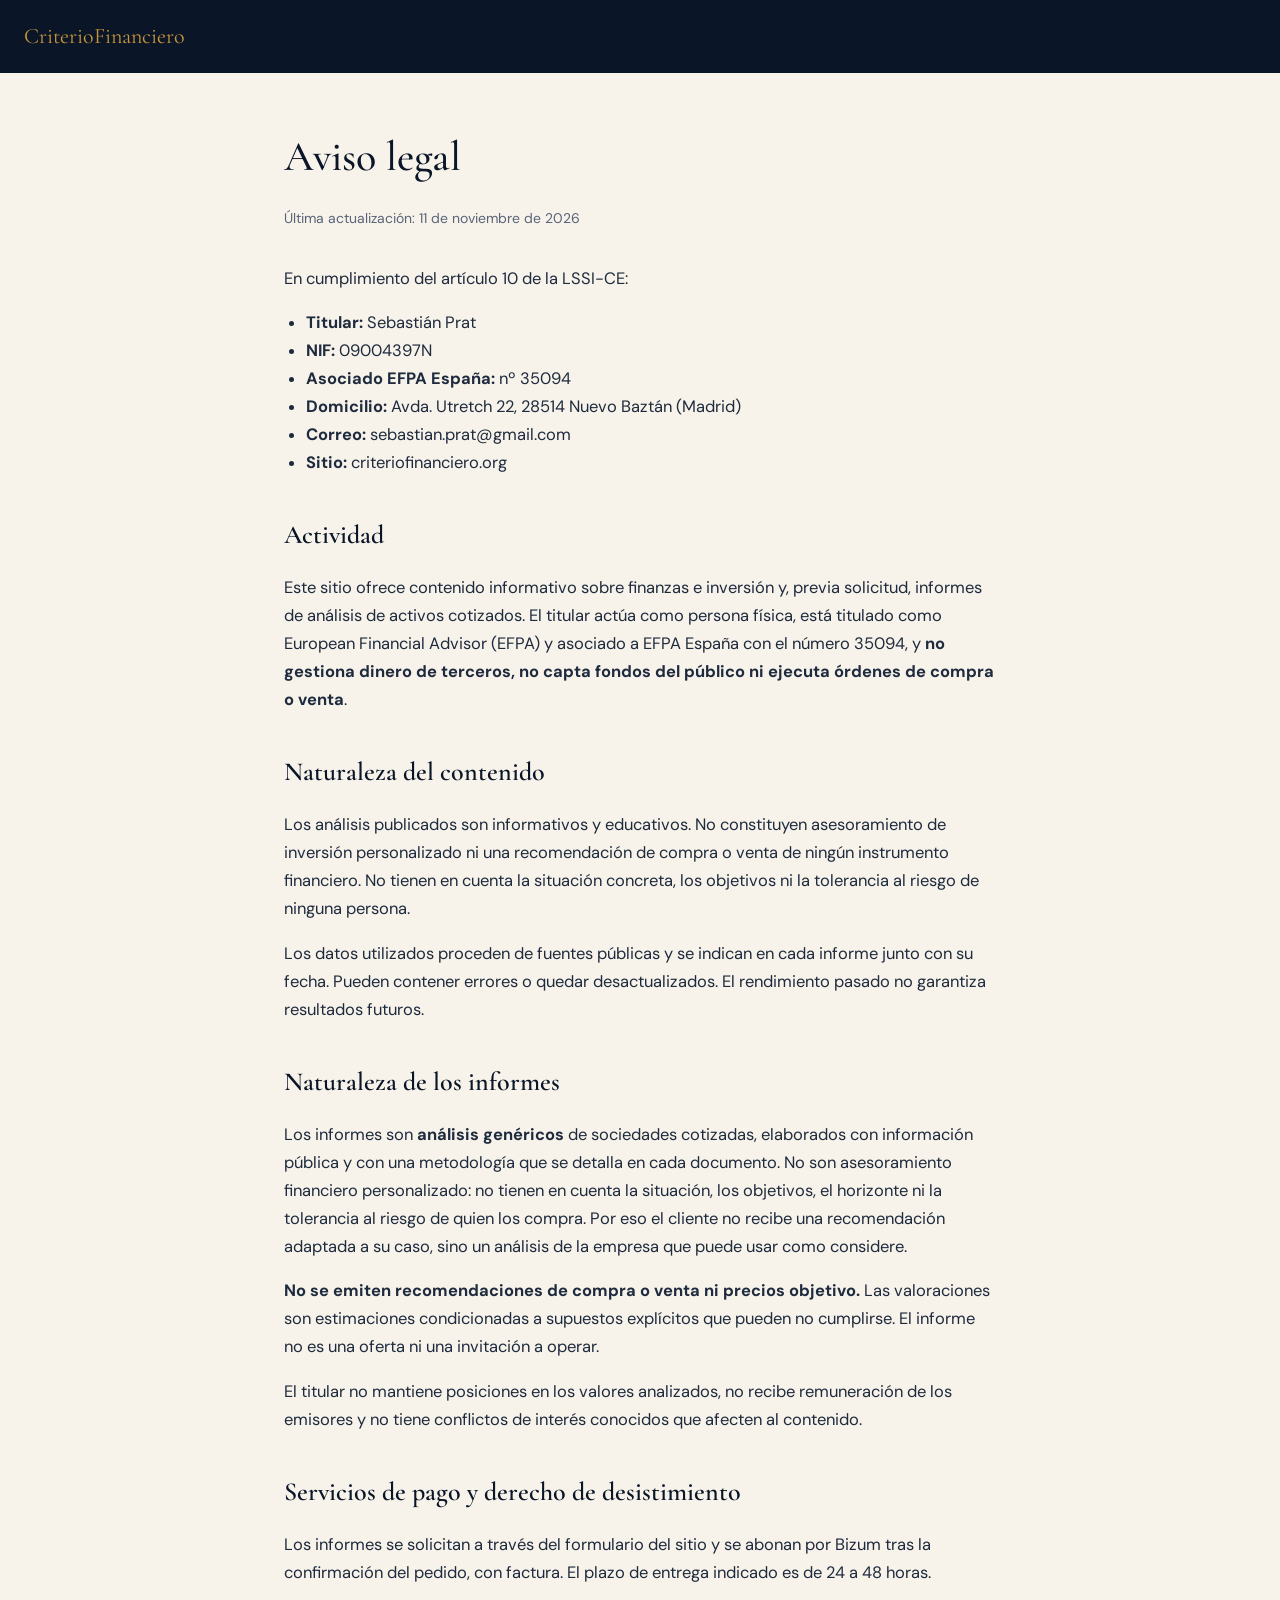
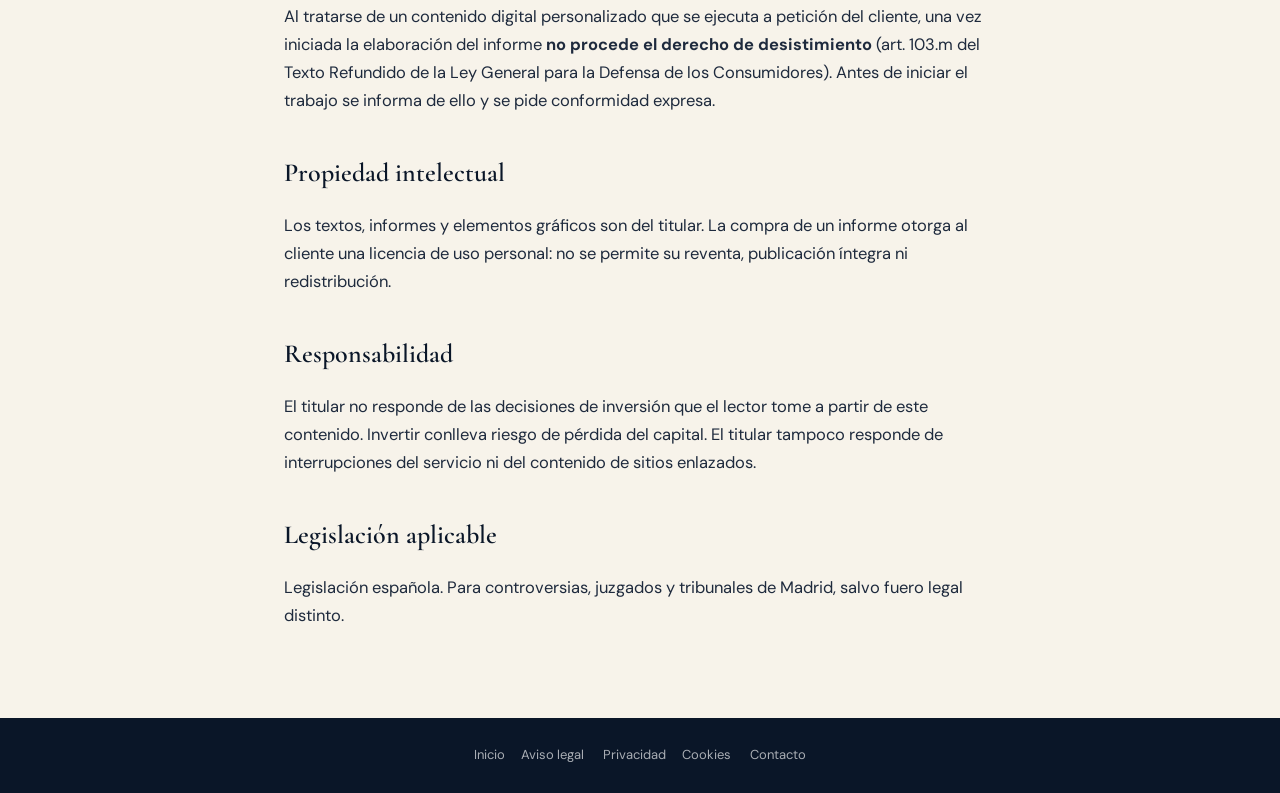
<file: aviso-legal/index.html>
<!DOCTYPE html>
<html lang="es">
<head>
<meta charset="UTF-8">
<meta name="viewport" content="width=device-width, initial-scale=1.0">
<title>Aviso legal · CriterioFinanciero</title>
<meta name="description" content="Titular, condiciones y responsabilidad de CriterioFinanciero.">
<link rel="canonical" href="https://criteriofinanciero.org/aviso-legal/">
<link rel="preconnect" href="https://fonts.googleapis.com">
<link href="https://fonts.googleapis.com/css2?family=Cormorant+Garamond:wght@400;500;600&family=DM+Sans:wght@300;400;500&display=swap" rel="stylesheet">
<style>
:root{--navy:#0A1628;--gold:#C9963A;--cream:#F7F3EA;--muted:#5A6478}
*{box-sizing:border-box}
body{margin:0;background:var(--cream);color:var(--navy); font-family:'DM Sans',system-ui,sans-serif;line-height:1.7;font-size:16.5px}
header{background:var(--navy);padding:18px 24px}
header a{color:var(--gold);text-decoration:none;font-family:'Cormorant Garamond',serif;font-size:22px}
main{max-width:760px;margin:0 auto;padding:48px 24px 72px}
h1{font-family:'Cormorant Garamond',serif;font-size:42px;font-weight:500;margin:0 0 8px}
.fecha{color:var(--muted);font-size:14px;margin-bottom:34px}
h2{font-family:'Cormorant Garamond',serif;font-size:26px;font-weight:600;margin:36px 0 10px}
p,li{color:#1E2A3D}
table{border-collapse:collapse;width:100%;margin:18px 0;font-size:15px}
th,td{border:1px solid #DCD4C4;padding:10px 12px;text-align:left;vertical-align:top}
th{background:#EDE6D6;font-weight:600}
ul{padding-left:22px}
a{color:#8A6420}
footer{background:var(--navy);color:rgba(255,255,255,.5);padding:26px 24px;font-size:13px;text-align:center}
footer a{color:rgba(255,255,255,.65);text-decoration:none;margin:0 8px}
.cta{display:inline-block;background:var(--gold);color:var(--navy);font-weight:600; padding:14px 26px;border-radius:6px;text-decoration:none;margin-top:18px}
</style>
</head>
<body>
<header><a href="/">CriterioFinanciero</a></header>
<main> <h1>Aviso legal</h1>
<p class="fecha">Última actualización: 11 de noviembre de 2026</p>
<p>En cumplimiento del artículo 10 de la LSSI-CE:</p>
<ul> <li><strong>Titular:</strong> Sebastián Prat</li> <li><strong>NIF:</strong> 09004397N</li> <li><strong>Asociado EFPA España:</strong> nº 35094</li> <li><strong>Domicilio:</strong> Avda. Utretch 22, 28514 Nuevo Baztán (Madrid)</li> <li><strong>Correo:</strong> sebastian.prat@gmail.com</li> <li><strong>Sitio:</strong> criteriofinanciero.org</li>
</ul> <h2>Actividad</h2>
<p>Este sitio ofrece contenido informativo sobre finanzas e inversión y, previa solicitud, informes
de análisis de activos cotizados. El titular actúa como persona física, está titulado como European
Financial Advisor (EFPA) y asociado a EFPA España con el número 35094, y <strong>no gestiona dinero de terceros, no capta fondos del público ni
ejecuta órdenes de compra o venta</strong>.</p> <h2>Naturaleza del contenido</h2>
<p>Los análisis publicados son informativos y educativos. No constituyen asesoramiento de inversión
personalizado ni una recomendación de compra o venta de ningún instrumento financiero. No tienen en
cuenta la situación concreta, los objetivos ni la tolerancia al riesgo de ninguna persona.</p>
<p>Los datos utilizados proceden de fuentes públicas y se indican en cada informe junto con su fecha.
Pueden contener errores o quedar desactualizados. El rendimiento pasado no garantiza resultados futuros.</p> <h2>Naturaleza de los informes</h2>
<p>Los informes son <strong>análisis genéricos</strong> de sociedades cotizadas, elaborados con
información pública y con una metodología que se detalla en cada documento. No son asesoramiento
financiero personalizado: no tienen en cuenta la situación, los objetivos, el horizonte ni la
tolerancia al riesgo de quien los compra. Por eso el cliente no recibe una recomendación adaptada
a su caso, sino un análisis de la empresa que puede usar como considere.</p>
<p><strong>No se emiten recomendaciones de compra o venta ni precios objetivo.</strong> Las
valoraciones son estimaciones condicionadas a supuestos explícitos que pueden no cumplirse. El
informe no es una oferta ni una invitación a operar.</p>
<p>El titular no mantiene posiciones en los valores analizados, no recibe remuneración de los
emisores y no tiene conflictos de interés conocidos que afecten al contenido.</p> <h2>Servicios de pago y derecho de desistimiento</h2>
<p>Los informes se solicitan a través del formulario del sitio y se abonan por Bizum tras la confirmación del pedido, con factura. El plazo de entrega indicado es de 24 a 48 horas.</p>
<p>Al tratarse de un contenido digital personalizado que se ejecuta a petición del cliente, una vez
iniciada la elaboración del informe <strong>no procede el derecho de desistimiento</strong>
(art. 103.m del Texto Refundido de la Ley General para la Defensa de los Consumidores). Antes de
iniciar el trabajo se informa de ello y se pide conformidad expresa.</p> <h2>Propiedad intelectual</h2>
<p>Los textos, informes y elementos gráficos son del titular. La compra de un informe otorga al
cliente una licencia de uso personal: no se permite su reventa, publicación íntegra ni redistribución.</p> <h2>Responsabilidad</h2>
<p>El titular no responde de las decisiones de inversión que el lector tome a partir de este contenido.
Invertir conlleva riesgo de pérdida del capital. El titular tampoco responde de interrupciones del
servicio ni del contenido de sitios enlazados.</p> <h2>Legislación aplicable</h2>
<p>Legislación española. Para controversias, juzgados y tribunales de Madrid, salvo fuero legal distinto.</p> </main>
<footer> <a href="/">Inicio</a><a href="/aviso-legal/">Aviso legal</a> <a href="/privacidad/">Privacidad</a><a href="/cookies/">Cookies</a> <a href="/contacto/">Contacto</a>
</footer>
</body>
</html>
</file>
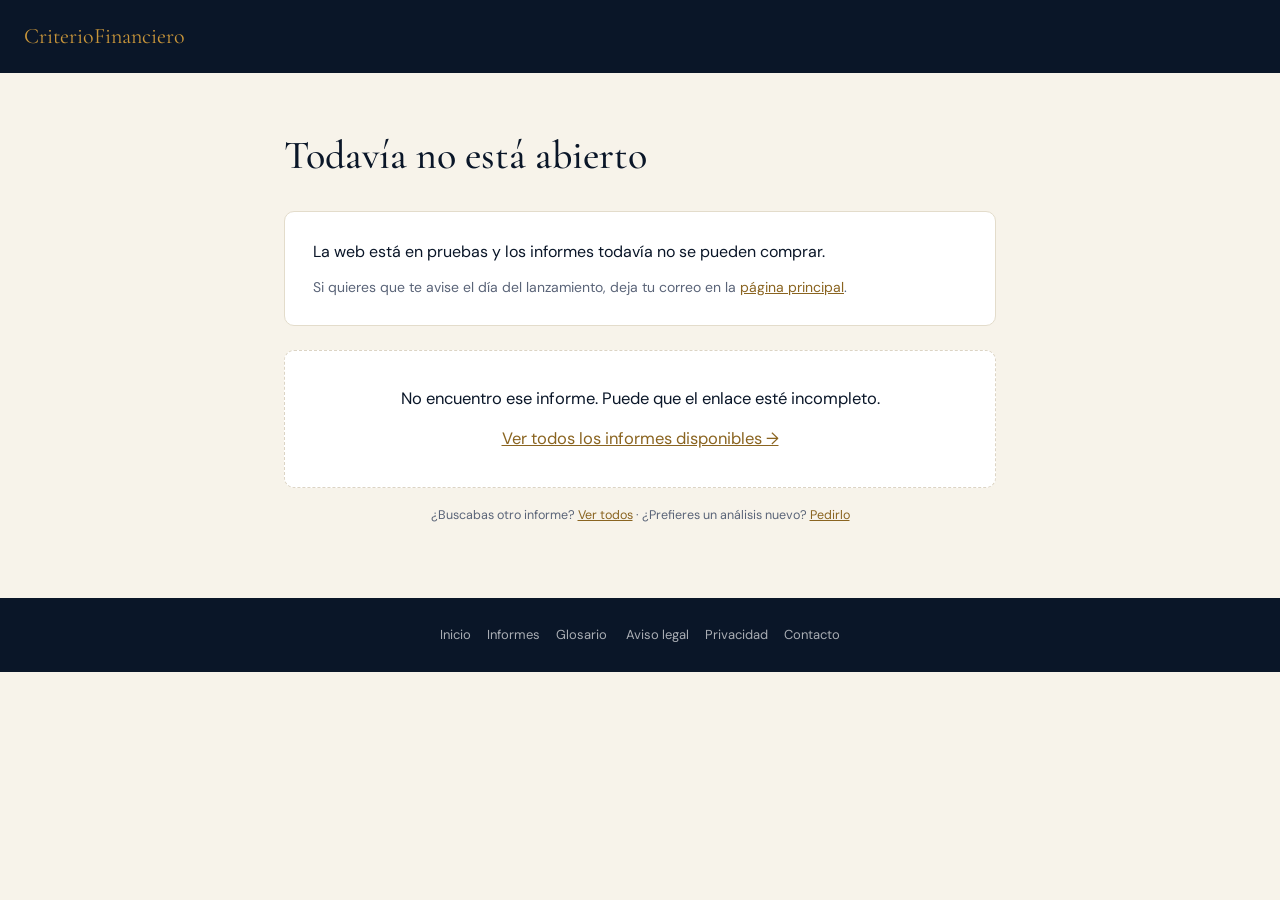
<file: checkout/index.html>
<!DOCTYPE html>
<html lang="es">
<head>
<meta charset="UTF-8">
<meta name="viewport" content="width=device-width, initial-scale=1.0">
<title>Finalizar compra · CriterioFinanciero</title>
<meta name="robots" content="noindex">
<link rel="preconnect" href="https://fonts.googleapis.com">
<link href="https://fonts.googleapis.com/css2?family=Cormorant+Garamond:wght@400;500;600&family=DM+Sans:wght@300;400;500&display=swap" rel="stylesheet">
<style>
:root{--navy:#0A1628;--gold:#C9963A;--cream:#F7F3EA;--muted:#5A6478}
*{box-sizing:border-box}
body{margin:0;background:var(--cream);color:var(--navy); font-family:'DM Sans',system-ui,sans-serif;line-height:1.7;font-size:16.5px}
header.barra{background:var(--navy);padding:18px 24px}
header.barra a{color:var(--gold);text-decoration:none;font-family:'Cormorant Garamond',serif;font-size:22px}
main{max-width:760px;margin:0 auto;padding:48px 24px 72px}
h1{font-family:'Cormorant Garamond',serif;font-size:40px;font-weight:500;margin:0 0 22px}
.resumen{background:#fff;border:1px solid #E3DCCB;border-radius:10px;padding:22px 24px;margin-bottom:26px}
.resumen h2{font-family:'Cormorant Garamond',serif;font-size:26px;font-weight:600;margin:0 0 2px}
.meta{font-size:13px;color:var(--muted);margin-bottom:14px}
.chips{display:flex;flex-wrap:wrap;gap:8px;margin-bottom:16px}
.chip{background:var(--cream);border-radius:5px;padding:5px 9px;font-size:12.5px;color:#3A4459}
.precio{display:flex;align-items:baseline;gap:10px;border-top:1px solid #EFE9DA;padding-top:14px}
.precio .hoy{font-family:'Cormorant Garamond',serif;font-size:34px;font-weight:600}
.precio .antes{font-size:16px;color:#A9A292;text-decoration:line-through}
.baja{background:#ECFDF5;color:#06614A;font-size:12px;font-weight:600;padding:3px 8px;border-radius:4px}
form{background:#fff;border:1px solid #E3DCCB;border-radius:10px;padding:24px}
label{display:block;font-size:12px;letter-spacing:.1em;text-transform:uppercase; color:var(--muted);margin:0 0 6px}
input,select,textarea{width:100%;padding:12px 14px;border:1px solid #D9DEE6;border-radius:6px; font-family:inherit;font-size:15px;margin-bottom:18px;background:#fff;color:var(--navy)}
button{width:100%;background:var(--gold);color:var(--navy);border:none;border-radius:6px; padding:15px;font-size:16px;font-weight:600;cursor:pointer;font-family:inherit}
small{display:block;font-size:12.5px;color:var(--muted);margin-top:12px;line-height:1.55}
.vacio{background:#fff;border:1px dashed #DCD4C4;border-radius:10px;padding:34px;text-align:center}
footer{background:var(--navy);color:rgba(255,255,255,.5);padding:26px;font-size:13px;text-align:center}
footer a{color:rgba(255,255,255,.65);text-decoration:none;margin:0 8px}
</style>
</head>
<body>
<header class="barra"><a href="/">CriterioFinanciero</a></header>
<main> <h1>Todavía no está abierto</h1> <div style="background:#fff;border:1px solid #E3DCCB;border-radius:10px;padding:26px 28px;margin-bottom:24px"> <p style="margin:0 0 10px;font-size:16px;line-height:1.7">La web está en pruebas y los informes todavía no se pueden comprar.</p> <p style="margin:0;font-size:14px;color:#5A6478">Si quieres que te avise el día del lanzamiento, deja tu correo en la <a href="/#pedido" style="color:#8A6420">página principal</a>.</p> </div> <div class="resumen" id="resumen" style="display:none"> <p style="margin:0;color:var(--muted);font-size:14px">Cargando el informe…</p> </div> <div class="vacio" id="error" style="display:none"> <p style="margin:0 0 12px">No encuentro ese informe. Puede que el enlace esté incompleto.</p> <a href="/repositorio/" style="color:#8A6420">Ver todos los informes disponibles →</a> </div> <form name="compra-informe" style="display:none" method="POST" action="/gracias/" data-netlify="true" netlify-honeypot="bot-field" id="form-compra" style="display:none"> <input type="hidden" name="form-name" value="compra-informe"> <p hidden><label>No rellenar <input name="bot-field"></label></p> <input type="hidden" name="informe" id="campo-informe"> <input type="hidden" name="importe" id="campo-importe"> <input type="hidden" name="origen" value="checkout-repositorio"> <label for="nombre">Tu nombre</label> <input type="text" id="nombre" name="nombre" required placeholder="Nombre y apellidos"> <label for="email">Tu email</label> <input type="email" id="email" name="email" required placeholder="para enviarte el informe"> <label>Forma de pago</label> <div style="background:#F7F3EA;border:1px solid #E3DCCB;border-radius:6px;padding:14px 16px; margin-bottom:18px;font-size:14.5px;line-height:1.6"> <strong>Pago por Bizum</strong><br> <span style="color:#5A6478;font-size:13px">Al confirmar el pedido recibirás los datos y el importe. El informe se entrega en 24-48 h desde el pago.</span> </div> <input type="hidden" name="pago" value="Bizum"> <label style="display:flex;gap:10px;align-items:flex-start;text-transform:none; letter-spacing:0;font-size:13.5px;line-height:1.55;color:#3A4459;margin-bottom:20px"> <input type="checkbox" name="desistimiento" value="aceptado" required style="width:18px;height:18px;margin:2px 0 0;flex:0 0 auto"> <span>Sé que el informe es un contenido digital personalizado y que, una vez iniciada su elaboración, <strong>no tengo derecho de desistimiento</strong> (art. 103.m del TRLGDCU). Presto mi conformidad expresa para que el trabajo empiece.</span> </label> <label for="notas">Algo que deba saber (opcional)</label> <textarea id="notas" name="notas" rows="3" placeholder="¿Para qué lo quieres? ¿Tienes ya posición?"></textarea> <button type="submit">Confirmar el pedido</button> <small> Al confirmar te envío por correo los datos de pago. El informe se entrega en 24-48 horas desde el pago, en PDF. Precio con el descuento de lanzamiento ya aplicado, válido hasta el 31 de diciembre. <a href="/aviso-legal/" style="color:inherit">Condiciones</a> · <a href="/privacidad/" style="color:inherit">Privacidad</a> </small> </form> <small style="text-align:center;margin-top:18px"> ¿Buscabas otro informe? <a href="/repositorio/" style="color:#8A6420">Ver todos</a> · ¿Prefieres un análisis nuevo? <a href="/#pedido" style="color:#8A6420">Pedirlo</a> </small>
</main>
<footer> <a href="/">Inicio</a><a href="/repositorio/">Informes</a><a href="/glosario/">Glosario</a> <a href="/aviso-legal/">Aviso legal</a><a href="/privacidad/">Privacidad</a><a href="/contacto/">Contacto</a>
</footer> <script>
(function () { var ref = new URLSearchParams(location.search).get("ref"); var resumen = document.getElementById("resumen"); var error = document.getElementById("error"); var form = document.getElementById("form-compra"); function euros(v) { var t = Number(v).toFixed(2).replace(".", ","); return t.endsWith(",00") ? t.slice(0, -3) : t; } if (!ref) { resumen.style.display = "none"; error.style.display = "block"; return; } fetch("/repositorio/datos.json") .then(function (r) { return r.json(); }) .then(function (lista) { var inf = lista.filter(function (i) { return i.slug === ref; })[0]; if (!inf) { resumen.style.display = "none"; error.style.display = "block"; return; } var fecha = inf.fecha.split("-").reverse().join("/"); var precio = Number(inf.precio_informe); var original = Math.round(precio / 0.75); resumen.innerHTML = '<div class="meta">Estás comprando</div>' + '<h2>' + inf.nombre + '</h2>' + '<div class="meta">' + inf.ticker + ' · ' + inf.mercado + ' · ' + fecha + '</div>' + '<div class="chips">' + (inf.precio_accion ? '<span class="chip">Cotización a cierre del ' + fecha + ' <b>' + inf.precio_accion + ' €</b></span>' : '') + '<span class="chip">12 secciones · PDF</span>' + '</div>' + '<div class="precio"><span class="hoy">' + euros(precio) + ' €</span>' + '<span class="antes">' + euros(original) + ' €</span>' + '<span class="baja">−25 %</span></div>' + '<div style="font-size:11.5px;color:#8A6420;margin-top:6px">Oferta especial de lanzamiento ' + 'hasta el 31/12/2026</div>'; document.getElementById("campo-informe").value = inf.nombre + " · " + fecha + " (ref. " + inf.slug + ")"; document.getElementById("campo-importe").value = euros(precio) + " EUR"; form.style.display = "block"; }) .catch(function () { resumen.style.display = "none"; error.style.display = "block"; });
})();
</script>
</body>
</html>
</file>
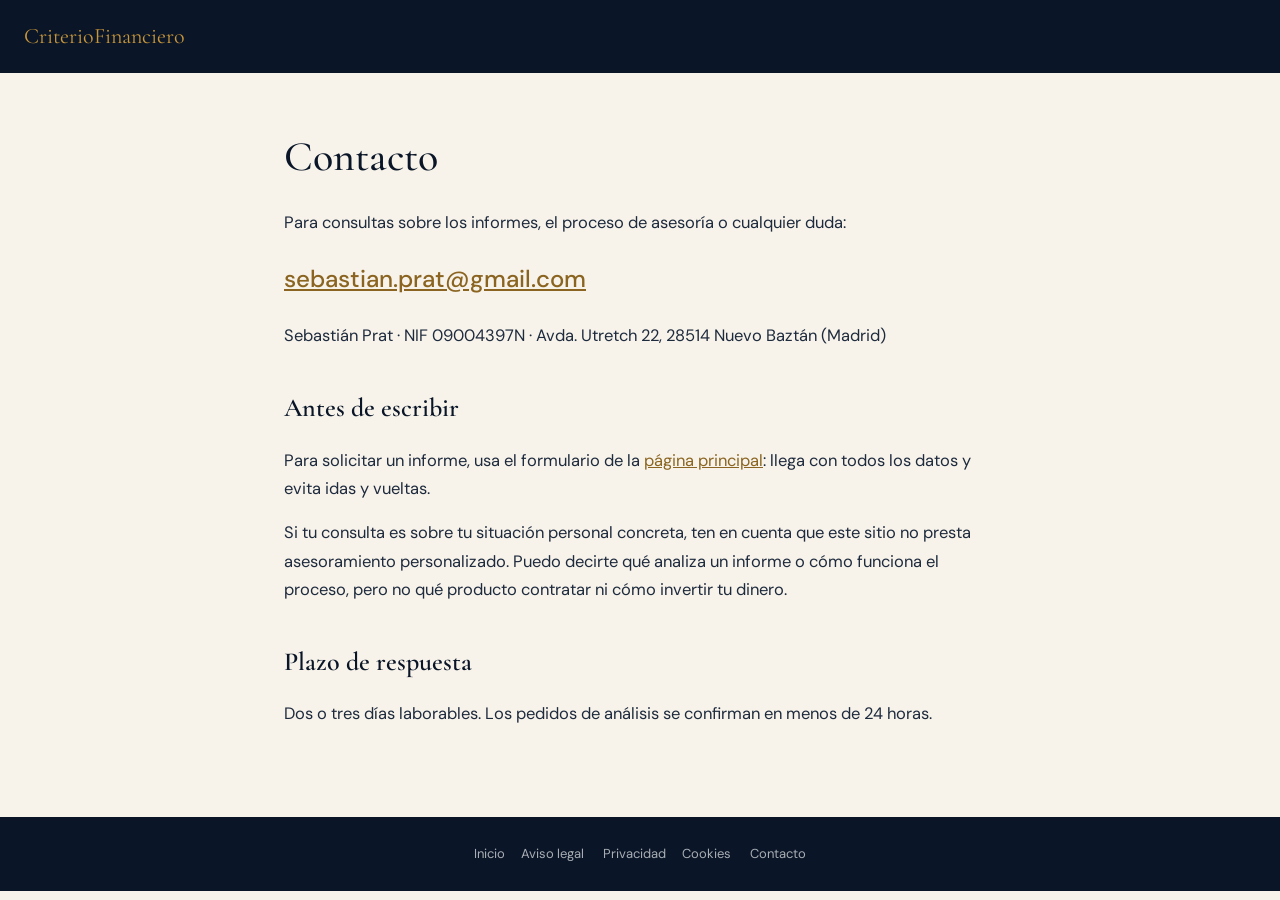
<file: contacto/index.html>
<!DOCTYPE html>
<html lang="es">
<head>
<meta charset="UTF-8">
<meta name="viewport" content="width=device-width, initial-scale=1.0">
<title>Contacto · CriterioFinanciero</title>
<meta name="description" content="Cómo escribir a CriterioFinanciero.">
<link rel="canonical" href="https://criteriofinanciero.org/contacto/">
<link rel="preconnect" href="https://fonts.googleapis.com">
<link href="https://fonts.googleapis.com/css2?family=Cormorant+Garamond:wght@400;500;600&family=DM+Sans:wght@300;400;500&display=swap" rel="stylesheet">
<style>
:root{--navy:#0A1628;--gold:#C9963A;--cream:#F7F3EA;--muted:#5A6478}
*{box-sizing:border-box}
body{margin:0;background:var(--cream);color:var(--navy);
     font-family:'DM Sans',system-ui,sans-serif;line-height:1.7;font-size:16.5px}
header{background:var(--navy);padding:18px 24px}
header a{color:var(--gold);text-decoration:none;font-family:'Cormorant Garamond',serif;font-size:22px}
main{max-width:760px;margin:0 auto;padding:48px 24px 72px}
h1{font-family:'Cormorant Garamond',serif;font-size:42px;font-weight:500;margin:0 0 8px}
.fecha{color:var(--muted);font-size:14px;margin-bottom:34px}
h2{font-family:'Cormorant Garamond',serif;font-size:26px;font-weight:600;margin:36px 0 10px}
p,li{color:#1E2A3D}
table{border-collapse:collapse;width:100%;margin:18px 0;font-size:15px}
th,td{border:1px solid #DCD4C4;padding:10px 12px;text-align:left;vertical-align:top}
th{background:#EDE6D6;font-weight:600}
ul{padding-left:22px}
a{color:#8A6420}
footer{background:var(--navy);color:rgba(255,255,255,.5);padding:26px 24px;font-size:13px;text-align:center}
footer a{color:rgba(255,255,255,.65);text-decoration:none;margin:0 8px}
.cta{display:inline-block;background:var(--gold);color:var(--navy);font-weight:600;
     padding:14px 26px;border-radius:6px;text-decoration:none;margin-top:18px}
</style>
</head>
<body>
<header><a href="/">CriterioFinanciero</a></header>
<main>

<h1>Contacto</h1>
<p>Para consultas sobre los informes, el proceso de asesoría o cualquier duda:</p>
<p style="font-size:24px;font-weight:500;margin:22px 0">
  <a href="mailto:sebastian.prat@gmail.com">sebastian.prat@gmail.com</a>
</p>
<p>Sebastián Prat · NIF 09004397N · Avda. Utretch 22, 28514 Nuevo Baztán (Madrid)</p>

<h2>Antes de escribir</h2>
<p>Para solicitar un informe, usa el formulario de la <a href="/#pedido">página principal</a>: llega
con todos los datos y evita idas y vueltas.</p>
<p>Si tu consulta es sobre tu situación personal concreta, ten en cuenta que este sitio no presta
asesoramiento personalizado. Puedo decirte qué analiza un informe o cómo funciona el proceso, pero no
qué producto contratar ni cómo invertir tu dinero.</p>

<h2>Plazo de respuesta</h2>
<p>Dos o tres días laborables. Los pedidos de análisis se confirman en menos de 24 horas.
</p>

</main>
<footer>
  <a href="/">Inicio</a><a href="/aviso-legal/">Aviso legal</a>
  <a href="/privacidad/">Privacidad</a><a href="/cookies/">Cookies</a>
  <a href="/contacto/">Contacto</a>
</footer>
</body>
</html>
</file>
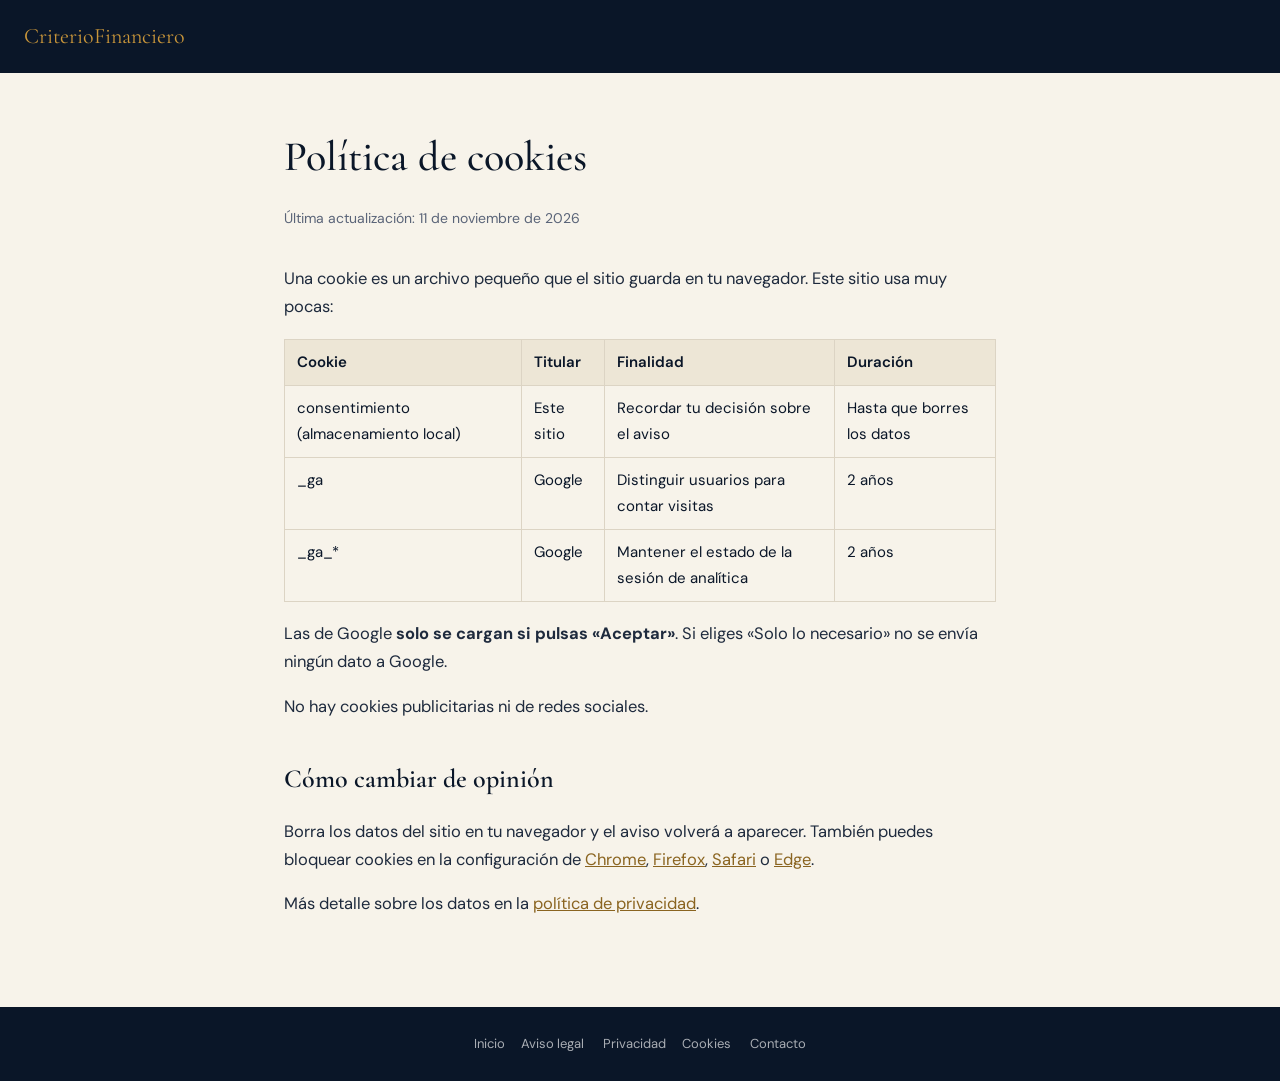
<file: cookies/index.html>
<!DOCTYPE html>
<html lang="es">
<head>
<meta charset="UTF-8">
<meta name="viewport" content="width=device-width, initial-scale=1.0">
<title>Política de cookies · CriterioFinanciero</title>
<meta name="description" content="Cookies usadas en criteriofinanciero.org y cómo rechazarlas.">
<link rel="canonical" href="https://criteriofinanciero.org/cookies/">
<link rel="preconnect" href="https://fonts.googleapis.com">
<link href="https://fonts.googleapis.com/css2?family=Cormorant+Garamond:wght@400;500;600&family=DM+Sans:wght@300;400;500&display=swap" rel="stylesheet">
<style>
:root{--navy:#0A1628;--gold:#C9963A;--cream:#F7F3EA;--muted:#5A6478}
*{box-sizing:border-box}
body{margin:0;background:var(--cream);color:var(--navy);
     font-family:'DM Sans',system-ui,sans-serif;line-height:1.7;font-size:16.5px}
header{background:var(--navy);padding:18px 24px}
header a{color:var(--gold);text-decoration:none;font-family:'Cormorant Garamond',serif;font-size:22px}
main{max-width:760px;margin:0 auto;padding:48px 24px 72px}
h1{font-family:'Cormorant Garamond',serif;font-size:42px;font-weight:500;margin:0 0 8px}
.fecha{color:var(--muted);font-size:14px;margin-bottom:34px}
h2{font-family:'Cormorant Garamond',serif;font-size:26px;font-weight:600;margin:36px 0 10px}
p,li{color:#1E2A3D}
table{border-collapse:collapse;width:100%;margin:18px 0;font-size:15px}
th,td{border:1px solid #DCD4C4;padding:10px 12px;text-align:left;vertical-align:top}
th{background:#EDE6D6;font-weight:600}
ul{padding-left:22px}
a{color:#8A6420}
footer{background:var(--navy);color:rgba(255,255,255,.5);padding:26px 24px;font-size:13px;text-align:center}
footer a{color:rgba(255,255,255,.65);text-decoration:none;margin:0 8px}
.cta{display:inline-block;background:var(--gold);color:var(--navy);font-weight:600;
     padding:14px 26px;border-radius:6px;text-decoration:none;margin-top:18px}
</style>
</head>
<body>
<header><a href="/">CriterioFinanciero</a></header>
<main>

<h1>Política de cookies</h1>
<p class="fecha">Última actualización: 11 de noviembre de 2026</p>
<p>Una cookie es un archivo pequeño que el sitio guarda en tu navegador. Este sitio usa muy pocas:</p>
<table>
<tr><th>Cookie</th><th>Titular</th><th>Finalidad</th><th>Duración</th></tr>
<tr><td>consentimiento (almacenamiento local)</td><td>Este sitio</td><td>Recordar tu decisión sobre el aviso</td><td>Hasta que borres los datos</td></tr>
<tr><td>_ga</td><td>Google</td><td>Distinguir usuarios para contar visitas</td><td>2 años</td></tr>
<tr><td>_ga_*</td><td>Google</td><td>Mantener el estado de la sesión de analítica</td><td>2 años</td></tr>
</table>
<p>Las de Google <strong>solo se cargan si pulsas «Aceptar»</strong>. Si eliges «Solo lo necesario» no
se envía ningún dato a Google.</p>
<p>No hay cookies publicitarias ni de redes sociales.</p>

<h2>Cómo cambiar de opinión</h2>
<p>Borra los datos del sitio en tu navegador y el aviso volverá a aparecer. También puedes bloquear
cookies en la configuración de
<a href="https://support.google.com/chrome/answer/95647" rel="noopener">Chrome</a>,
<a href="https://support.mozilla.org/es/kb/borrar-cookies-y-datos-sitios-firefox" rel="noopener">Firefox</a>,
<a href="https://support.apple.com/es-es/guide/safari/sfri11471/mac" rel="noopener">Safari</a> o
<a href="https://support.microsoft.com/es-es/microsoft-edge" rel="noopener">Edge</a>.</p>
<p>Más detalle sobre los datos en la <a href="/privacidad/">política de privacidad</a>.</p>

</main>
<footer>
  <a href="/">Inicio</a><a href="/aviso-legal/">Aviso legal</a>
  <a href="/privacidad/">Privacidad</a><a href="/cookies/">Cookies</a>
  <a href="/contacto/">Contacto</a>
</footer>
</body>
</html>
</file>
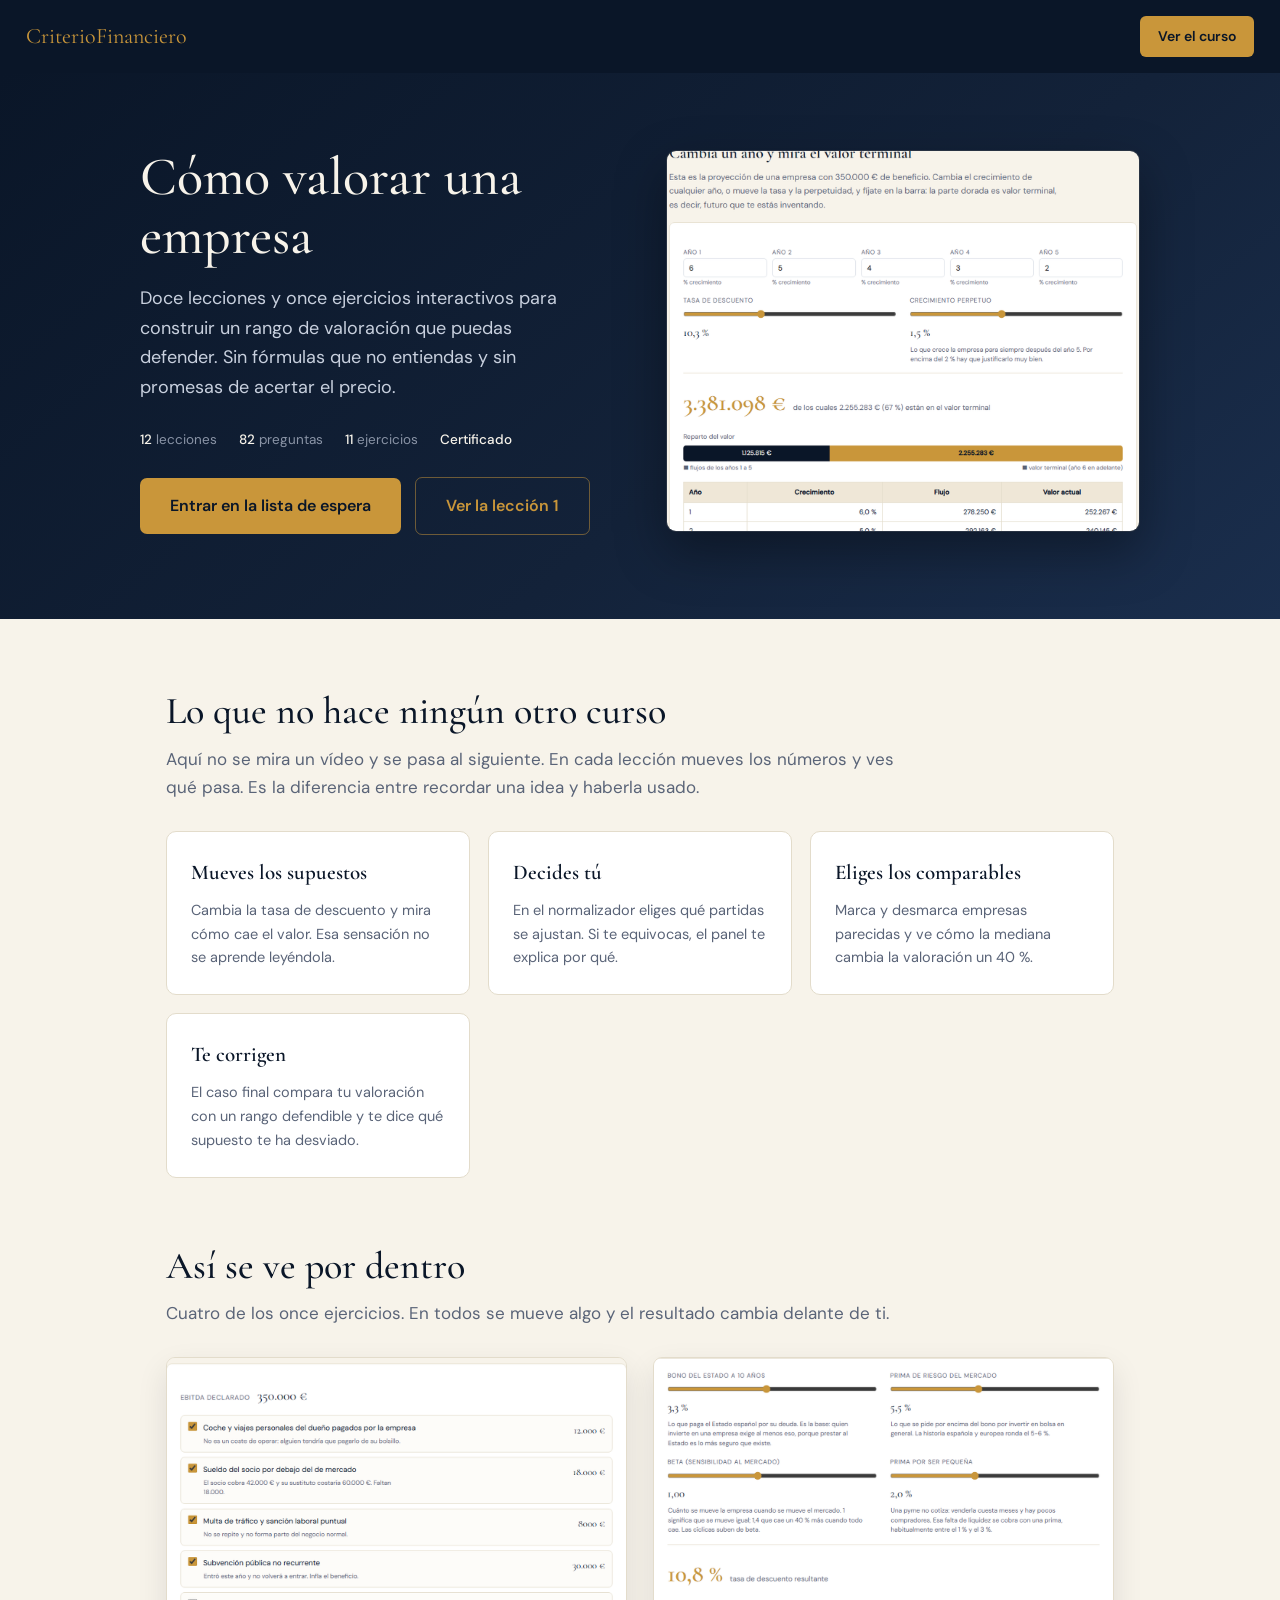
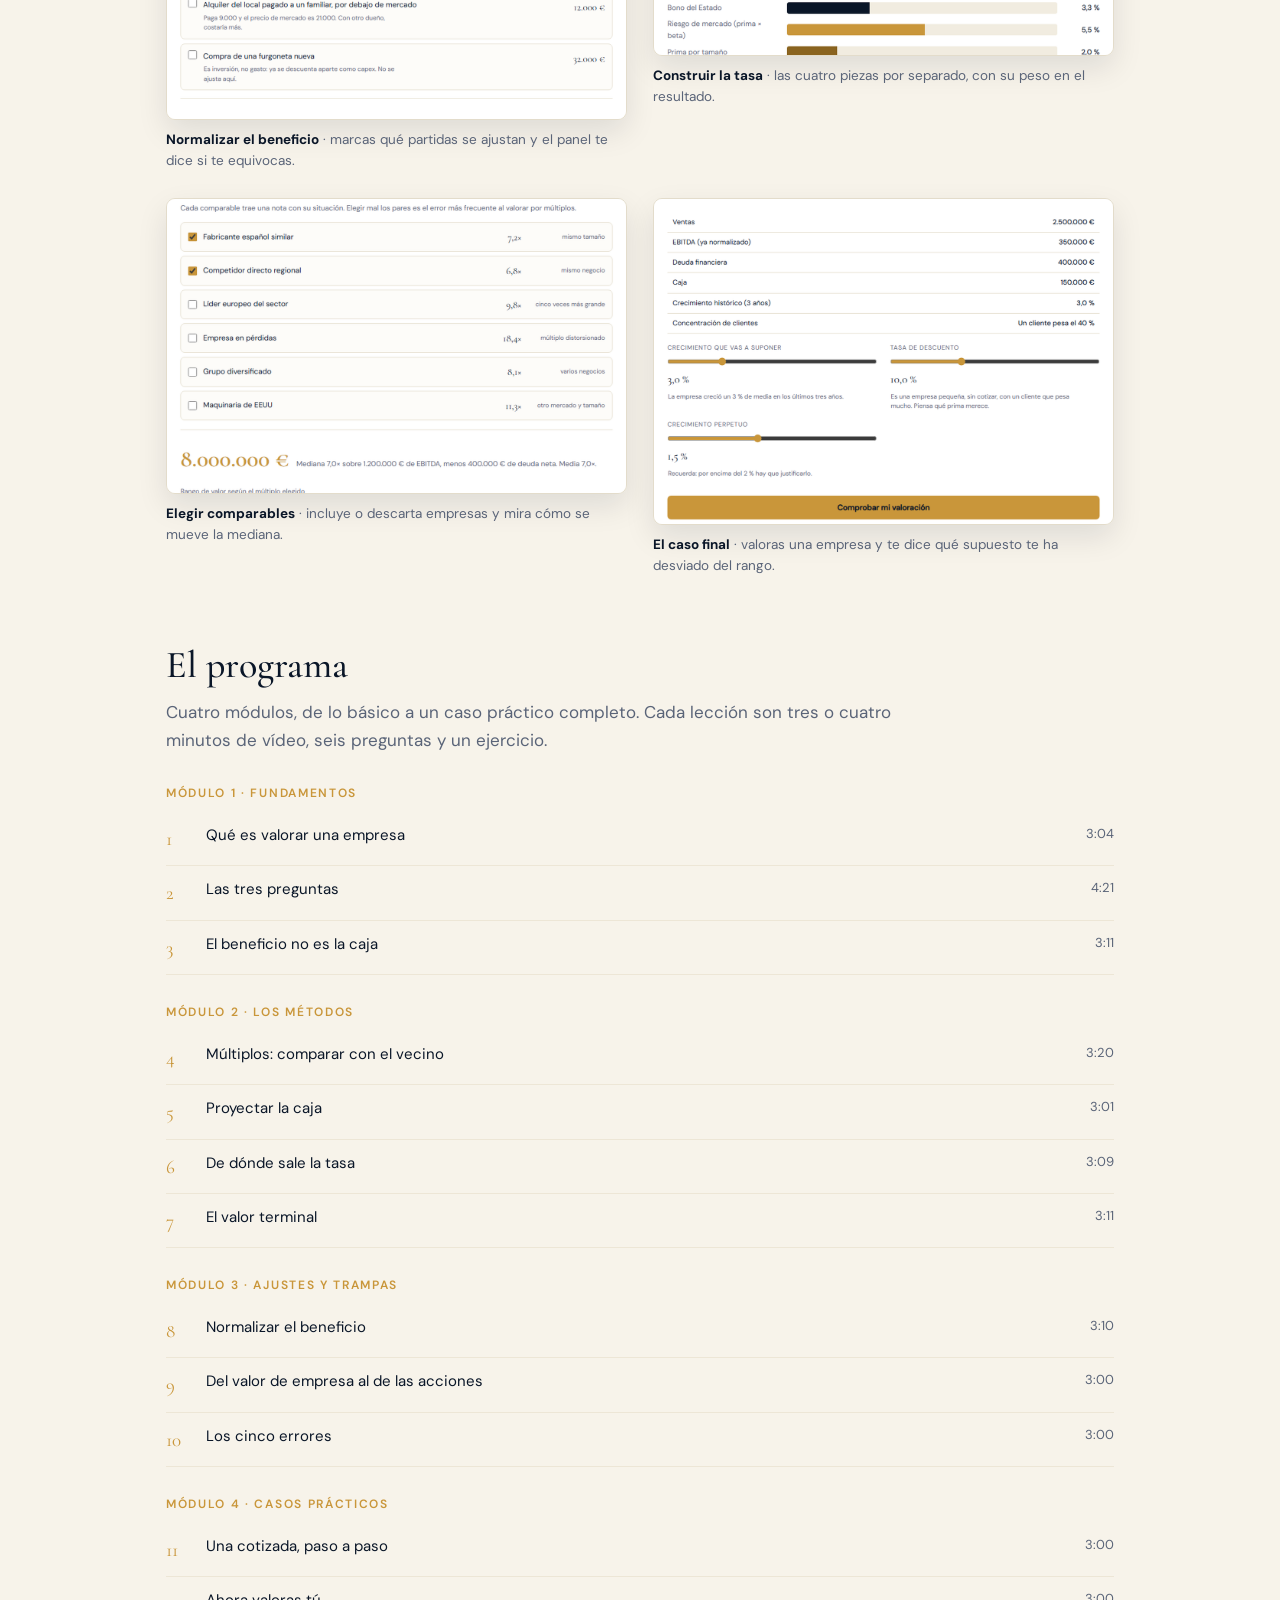
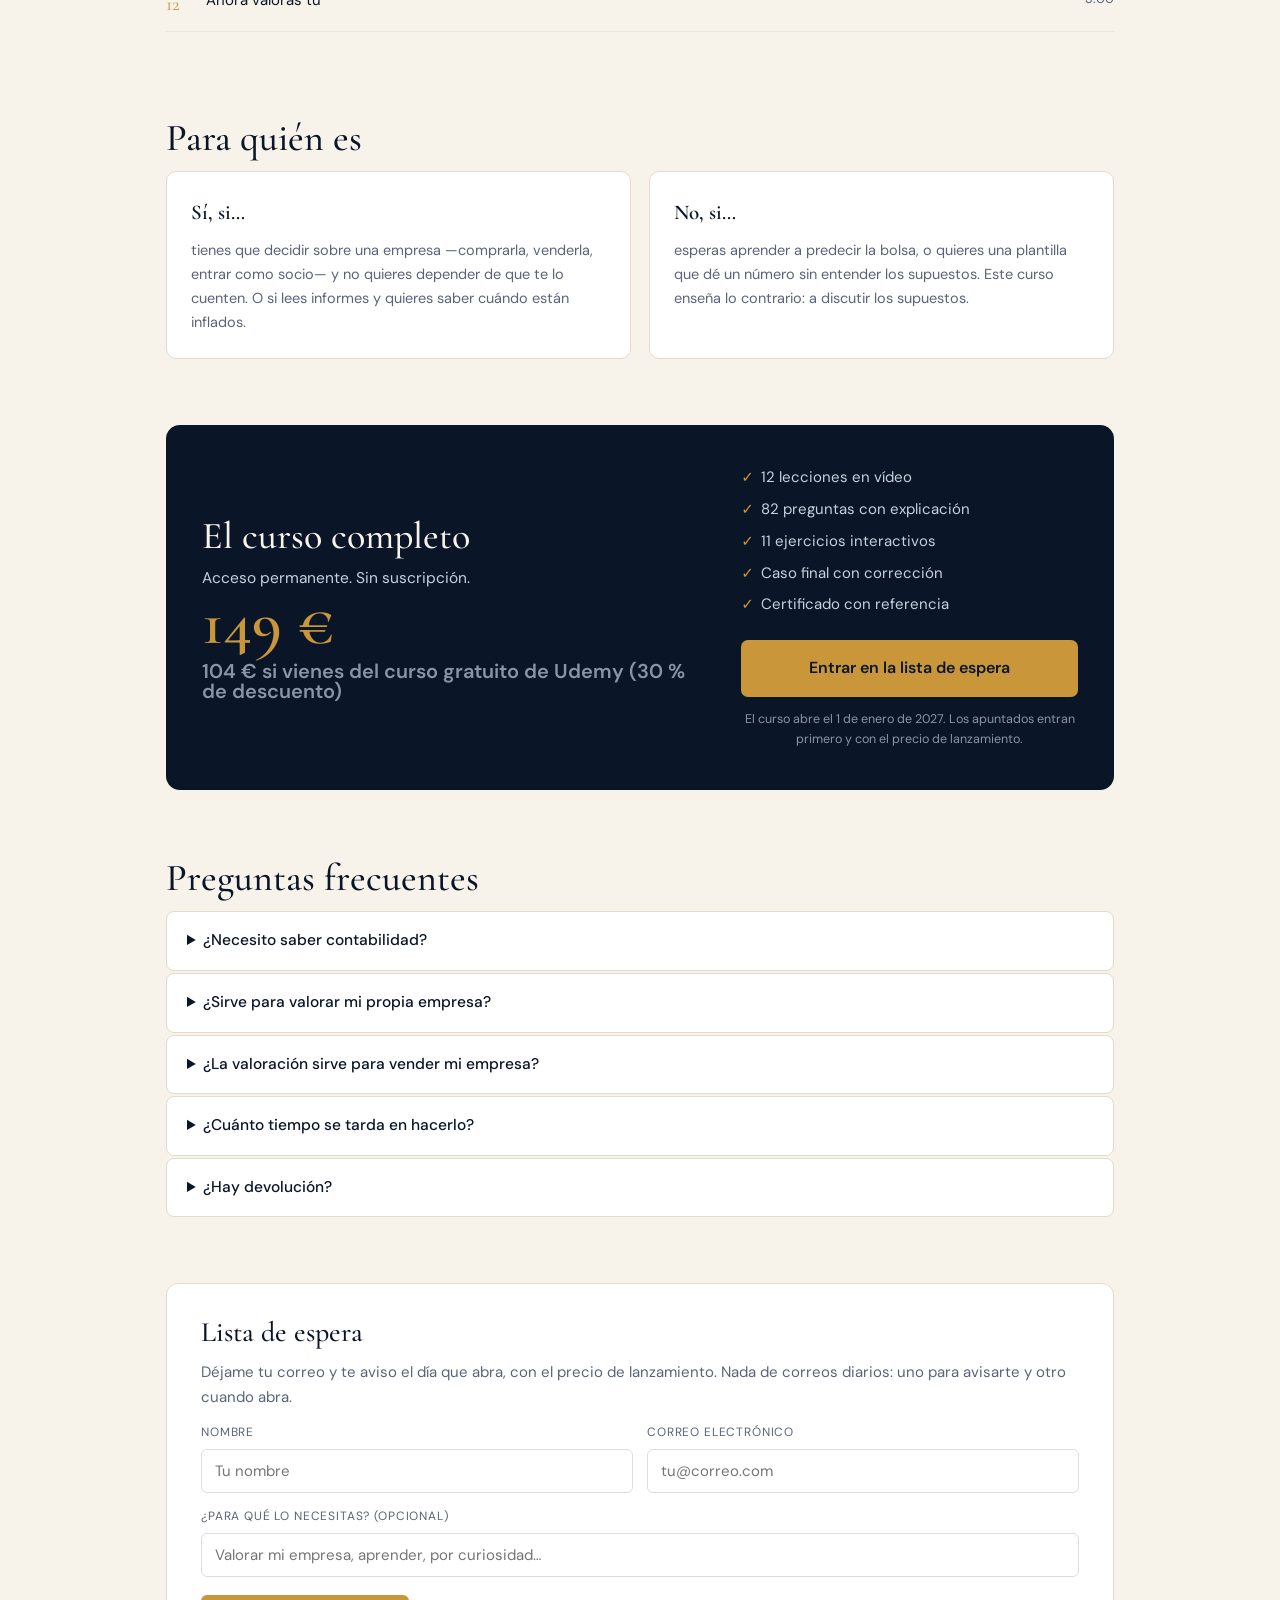
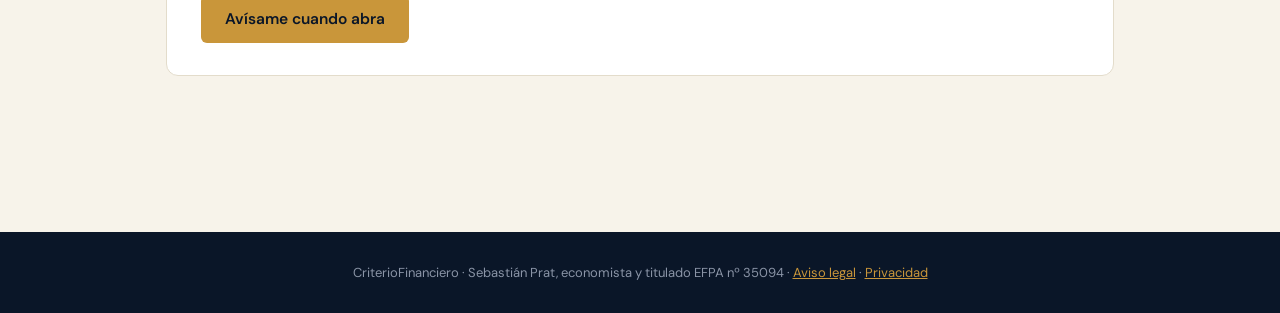
<file: curso/index.html>
<!DOCTYPE html>
<html lang="es">
<head>
<meta charset="UTF-8">
<meta name="viewport" content="width=device-width, initial-scale=1.0">
<title>Curso: cómo valorar una empresa · CriterioFinanciero</title>
<meta name="description" content="Doce lecciones, once ejercicios interactivos y un certificado. Aprende a construir un rango de valoración defendible y a detectar informes inflados.">
<meta name="robots" content="noindex">
<link rel="preconnect" href="https://fonts.googleapis.com">
<link href="https://fonts.googleapis.com/css2?family=Cormorant+Garamond:wght@400;500;600&family=DM+Sans:wght@300;400;500&display=swap" rel="stylesheet">
<style>
:root{--navy:#0A1628;--navy2:#132239;--gold:#C9963A;--cream:#F7F3EA;--muted:#5A6478;
      --linea:#E3DCCB}
*{box-sizing:border-box;margin:0;padding:0}
body{background:var(--cream);color:var(--navy);font-family:'DM Sans',system-ui,sans-serif;
     line-height:1.65;font-size:16px}
header{background:var(--navy);padding:16px 26px;display:flex;justify-content:space-between;
       align-items:center}
header a.marca{color:var(--gold);font-family:'Cormorant Garamond',serif;font-size:22px;
               text-decoration:none}
header .cta{background:var(--gold);color:var(--navy);padding:9px 18px;border-radius:6px;
            font-size:14px;font-weight:600;text-decoration:none}
.hero{background:linear-gradient(140deg,#0A1628 0%,#132239 60%,#1A2E4D 100%);color:#F7F3EA;
      padding:74px 26px 84px}
.hero .interior{max-width:1000px;margin:0 auto;display:grid;grid-template-columns:1fr 1fr;
                gap:52px;align-items:center}
.hero h1{font-family:'Cormorant Garamond',serif;font-size:54px;line-height:1.1;font-weight:500;
         margin-bottom:18px}
.hero p{font-size:18px;color:#C8D0DE;max-width:36ch;margin-bottom:26px}
.hero .meta{display:flex;gap:22px;flex-wrap:wrap;font-size:13.5px;color:#8A94A6;
            margin-bottom:26px}
.hero .meta b{color:#F7F3EA;font-weight:500}
.boton{display:inline-block;background:var(--gold);color:var(--navy);padding:15px 30px;
       border-radius:7px;font-weight:600;font-size:16px;text-decoration:none}
.boton.sec{background:transparent;color:var(--gold);border:1px solid rgba(201,150,58,.5);
           margin-left:10px}
.captura{background:#0A1628;border:1px solid rgba(255,255,255,.12);border-radius:10px;
         overflow:hidden;box-shadow:0 20px 50px rgba(0,0,0,.35)}
.captura img{display:block;width:100%}
main{max-width:1000px;margin:0 auto;padding:70px 26px 90px}
h2{font-family:'Cormorant Garamond',serif;font-size:38px;font-weight:500;margin-bottom:10px;
   line-height:1.2}
.entrada{color:var(--muted);font-size:17px;max-width:62ch;margin-bottom:30px}
section{margin-bottom:66px}
.tarjetas{display:grid;grid-template-columns:repeat(auto-fit,minmax(260px,1fr));gap:18px}
.tarjeta{background:#fff;border:1px solid var(--linea);border-radius:10px;padding:24px}
.tarjeta h3{font-family:'Cormorant Garamond',serif;font-size:21px;font-weight:600;
            margin-bottom:8px}
.tarjeta p{font-size:14.5px;color:var(--muted)}
.plan{display:grid;gap:10px}
.modulo{margin-bottom:18px}
.modulo h4{font-size:12px;letter-spacing:.14em;text-transform:uppercase;color:var(--gold);
           margin-bottom:8px;font-weight:600}
.clase{display:flex;gap:14px;padding:11px 0;border-bottom:1px solid #EDE6D6;font-size:15px}
.clase .n{font-family:'Cormorant Garamond',serif;color:var(--gold);font-size:19px;width:26px}
.clase .t{flex:1}
.clase .d{color:var(--muted);font-size:13px}
.precio{background:var(--navy);color:#F7F3EA;border-radius:14px;padding:40px 36px;
        display:grid;grid-template-columns:1.2fr .8fr;gap:34px;align-items:center}
.precio h2{color:#F7F3EA;margin-bottom:6px}
.precio .cifra{font-family:'Cormorant Garamond',serif;font-size:64px;color:var(--gold);
               line-height:1;font-weight:600}
.precio .cifra small{font-size:20px;color:#8A94A6;display:block;margin-top:6px;
                     font-family:'DM Sans',sans-serif}
.precio ul{list-style:none;font-size:15px;color:#C8D0DE}
.precio li{margin-bottom:7px;padding-left:20px;position:relative}
.precio li::before{content:'✓';position:absolute;left:0;color:var(--gold)}
.precio .boton{width:100%;text-align:center;margin-top:16px}
.precio .nota{font-size:12.5px;color:#8A94A6;margin-top:12px;text-align:center}
.faq{display:grid;gap:2px}
.faq details{background:#fff;border:1px solid var(--linea);border-radius:8px;padding:16px 20px}
.faq summary{font-weight:500;cursor:pointer;font-size:15.5px}
.faq p{font-size:14.5px;color:var(--muted);margin-top:10px}
.formulario{background:#fff;border:1px solid var(--linea);border-radius:12px;padding:32px 34px}
.formulario .fila{display:grid;grid-template-columns:1fr 1fr;gap:14px}
label{display:block;font-size:12px;letter-spacing:.07em;text-transform:uppercase;
      color:var(--muted);margin:14px 0 6px}
input{width:100%;padding:11px 13px;border:1px solid #D9DEE6;border-radius:6px;
      font-family:inherit;font-size:15px}
button{background:var(--gold);color:var(--navy);border:none;border-radius:6px;padding:14px 24px;
       font-size:15.5px;font-weight:600;cursor:pointer;font-family:inherit;margin-top:18px}
footer{background:var(--navy);color:#8A94A6;padding:30px 26px;font-size:13px;text-align:center}

.galeria{display:grid;grid-template-columns:1fr 1fr;gap:26px;margin-top:8px}
.galeria figure{margin:0}
.galeria img{width:100%;display:block;border:1px solid var(--linea);border-radius:9px;
             box-shadow:0 12px 30px rgba(10,22,40,.10)}
.galeria figcaption{font-size:13.5px;color:var(--muted);margin-top:10px;line-height:1.55}
.galeria figcaption strong{color:var(--navy)}
@media(max-width:820px){.galeria{grid-template-columns:1fr}}
@media(max-width:820px){
  .hero .interior,.precio{grid-template-columns:1fr}
  .hero h1{font-size:38px}
  .formulario .fila{grid-template-columns:1fr}
}
</style>
</head>
<body>

<header>
  <a class="marca" href="/">CriterioFinanciero</a>
  <a class="cta" href="#precio">Ver el curso</a>
</header>

<div class="hero">
  <div class="interior">
    <div>
      <h1>Cómo valorar una empresa</h1>
      <p>Doce lecciones y once ejercicios interactivos para construir un rango de valoración
        que puedas defender. Sin fórmulas que no entiendas y sin promesas de acertar el precio.</p>
      <div class="meta">
        <span><b>12</b> lecciones</span>
        <span><b>82</b> preguntas</span>
        <span><b>11</b> ejercicios</span>
        <span><b>Certificado</b></span>
      </div>
      <a class="boton" href="#precio">Entrar en la lista de espera</a>
      <a class="boton sec" href="lecciones.html">Ver la lección 1</a>
    </div>
    <div class="captura">
      <img src="/assets/img/curso-valor-terminal.png" alt="Ejercicio del valor terminal">
    </div>
  </div>
</div>

<main>

  <section>
    <h2>Lo que no hace ningún otro curso</h2>
    <p class="entrada">Aquí no se mira un vídeo y se pasa al siguiente. En cada lección mueves
      los números y ves qué pasa. Es la diferencia entre recordar una idea y haberla usado.</p>
    <div class="tarjetas">
      <div class="tarjeta">
        <h3>Mueves los supuestos</h3>
        <p>Cambia la tasa de descuento y mira cómo cae el valor. Esa sensación no se aprende
          leyéndola.</p>
      </div>
      <div class="tarjeta">
        <h3>Decides tú</h3>
        <p>En el normalizador eliges qué partidas se ajustan. Si te equivocas, el panel te
          explica por qué.</p>
      </div>
      <div class="tarjeta">
        <h3>Eliges los comparables</h3>
        <p>Marca y desmarca empresas parecidas y ve cómo la mediana cambia la valoración un
          40 %.</p>
      </div>
      <div class="tarjeta">
        <h3>Te corrigen</h3>
        <p>El caso final compara tu valoración con un rango defendible y te dice qué supuesto
          te ha desviado.</p>
      </div>
    </div>
  </section>


  <section>
    <h2>Así se ve por dentro</h2>
    <p class="entrada">Cuatro de los once ejercicios. En todos se mueve algo y el resultado
      cambia delante de ti.</p>
    <div class="galeria">
      <figure>
        <img src="/assets/img/curso-normalizador.png" alt="Normalizador de EBITDA">
        <figcaption><strong>Normalizar el beneficio</strong> · marcas qué partidas se ajustan y
          el panel te dice si te equivocas.</figcaption>
      </figure>
      <figure>
        <img src="/assets/img/curso-wacc.png" alt="Simulador de la tasa de descuento">
        <figcaption><strong>Construir la tasa</strong> · las cuatro piezas por separado, con su
          peso en el resultado.</figcaption>
      </figure>
      <figure>
        <img src="/assets/img/curso-comparador.png" alt="Comparador de múltiplos">
        <figcaption><strong>Elegir comparables</strong> · incluye o descarta empresas y mira cómo
          se mueve la mediana.</figcaption>
      </figure>
      <figure>
        <img src="/assets/img/curso-reto.png" alt="Caso final con corrección">
        <figcaption><strong>El caso final</strong> · valoras una empresa y te dice qué supuesto te
          ha desviado del rango.</figcaption>
      </figure>
    </div>
  </section>

  <section>
    <h2>El programa</h2>
    <p class="entrada">Cuatro módulos, de lo básico a un caso práctico completo. Cada lección
      son tres o cuatro minutos de vídeo, seis preguntas y un ejercicio.</p>

    <div class="plan">
      <div class="modulo">
        <h4>Módulo 1 · Fundamentos</h4>
        <div class="clase"><span class="n">1</span><span class="t">Qué es valorar una empresa</span><span class="d">3:04</span></div>
        <div class="clase"><span class="n">2</span><span class="t">Las tres preguntas</span><span class="d">4:21</span></div>
        <div class="clase"><span class="n">3</span><span class="t">El beneficio no es la caja</span><span class="d">3:11</span></div>
      </div>
      <div class="modulo">
        <h4>Módulo 2 · Los métodos</h4>
        <div class="clase"><span class="n">4</span><span class="t">Múltiplos: comparar con el vecino</span><span class="d">3:20</span></div>
        <div class="clase"><span class="n">5</span><span class="t">Proyectar la caja</span><span class="d">3:01</span></div>
        <div class="clase"><span class="n">6</span><span class="t">De dónde sale la tasa</span><span class="d">3:09</span></div>
        <div class="clase"><span class="n">7</span><span class="t">El valor terminal</span><span class="d">3:11</span></div>
      </div>
      <div class="modulo">
        <h4>Módulo 3 · Ajustes y trampas</h4>
        <div class="clase"><span class="n">8</span><span class="t">Normalizar el beneficio</span><span class="d">3:10</span></div>
        <div class="clase"><span class="n">9</span><span class="t">Del valor de empresa al de las acciones</span><span class="d">3:00</span></div>
        <div class="clase"><span class="n">10</span><span class="t">Los cinco errores</span><span class="d">3:00</span></div>
      </div>
      <div class="modulo">
        <h4>Módulo 4 · Casos prácticos</h4>
        <div class="clase"><span class="n">11</span><span class="t">Una cotizada, paso a paso</span><span class="d">3:00</span></div>
        <div class="clase"><span class="n">12</span><span class="t">Ahora valoras tú</span><span class="d">3:00</span></div>
      </div>
    </div>
  </section>

  <section>
    <h2>Para quién es</h2>
    <div class="tarjetas">
      <div class="tarjeta">
        <h3>Sí, si…</h3>
        <p>tienes que decidir sobre una empresa —comprarla, venderla, entrar como socio— y no
          quieres depender de que te lo cuenten. O si lees informes y quieres saber cuándo
          están inflados.</p>
      </div>
      <div class="tarjeta">
        <h3>No, si…</h3>
        <p>esperas aprender a predecir la bolsa, o quieres una plantilla que dé un número sin
          entender los supuestos. Este curso enseña lo contrario: a discutir los supuestos.</p>
      </div>
    </div>
  </section>

  <section id="precio">
    <div class="precio">
      <div>
        <h2>El curso completo</h2>
        <p style="color:#C8D0DE;font-size:15.5px">Acceso permanente. Sin suscripción.</p>
        <div class="cifra">149 €<small>104 € si vienes del curso gratuito de Udemy (30 % de descuento)</small></div>
      </div>
      <div>
        <ul>
          <li>12 lecciones en vídeo</li>
          <li>82 preguntas con explicación</li>
          <li>11 ejercicios interactivos</li>
          <li>Caso final con corrección</li>
          <li>Certificado con referencia</li>
        </ul>
        <a class="boton" href="#espera">Entrar en la lista de espera</a>
        <div class="nota">El curso abre el 1 de enero de 2027. Los apuntados entran primero
          y con el precio de lanzamiento.</div>
      </div>
    </div>
  </section>

  <section>
    <h2>Preguntas frecuentes</h2>
    <div class="faq">
      <details>
        <summary>¿Necesito saber contabilidad?</summary>
        <p>No. El curso explica cada término cuando aparece, y en la primera lección se define
          todo lo necesario. Si sabes leer una factura, puedes seguir el curso.</p>
      </details>
      <details>
        <summary>¿Sirve para valorar mi propia empresa?</summary>
        <p>Sí, y es el caso más habitual. Los datos que necesitas los tienes en tus cuentas
          anuales. Si quieres el número calculado con tus cifras, tengo una
          <a href="/valoracion/" style="color:#8A6420">herramienta de valoración</a> para eso.</p>
      </details>
      <details>
        <summary>¿La valoración sirve para vender mi empresa?</summary>
        <p>Te da un rango defendible y los argumentos para negociar. No sustituye a una
          valoración pericial ni a una due diligence, y el curso lo dice desde la primera
          lección.</p>
      </details>
      <details>
        <summary>¿Cuánto tiempo se tarda en hacerlo?</summary>
        <p>Unas tres horas si ves los vídeos y haces los ejercicios. Puedes parar y volver: el
          progreso se guarda.</p>
      </details>
      <details>
        <summary>¿Hay devolución?</summary>
        <p>Catorce días desde la compra, sin preguntas. Si el curso no es lo que esperabas, se
          devuelve y ya está.</p>
      </details>
    </div>
  </section>

  <section id="espera">
    <div class="formulario">
      <h2 style="font-size:28px">Lista de espera</h2>
      <p style="color:var(--muted);font-size:15px">Déjame tu correo y te aviso el día que abra,
        con el precio de lanzamiento. Nada de correos diarios: uno para avisarte y otro cuando
        abra.</p>
      <form name="curso-espera" method="POST" action="/gracias/" data-netlify="true"
            netlify-honeypot="bot-field">
        <input type="hidden" name="form-name" value="curso-espera">
        <p hidden><label>No rellenar <input name="bot-field"></label></p>
        <div class="fila">
          <div>
            <label for="nombre">Nombre</label>
            <input id="nombre" name="nombre" required placeholder="Tu nombre">
          </div>
          <div>
            <label for="email">Correo electrónico</label>
            <input id="email" type="email" name="email" required placeholder="tu@correo.com">
          </div>
        </div>
        <label for="situacion">¿Para qué lo necesitas? (opcional)</label>
        <input id="situacion" name="situacion" placeholder="Valorar mi empresa, aprender, por curiosidad…">
        <button type="submit">Avísame cuando abra</button>
      </form>
    </div>
  </section>

</main>

<script>
(function () {
  var form = document.querySelector('form[name="curso-espera"]');
  if (!form) return;
  form.addEventListener('submit', function (ev) {
    ev.preventDefault();
    var boton = form.querySelector('button');
    var nombre = form.querySelector('input[name="nombre"]').value.trim();
    var email = form.querySelector('input[name="email"]').value.trim();
    var situacion = form.querySelector('input[name="situacion"]').value.trim();
    if (!email) return;
    boton.disabled = true;
    boton.textContent = 'Apuntando…';

    // a MailerLite, para que entre en la lista
    var ml = new URLSearchParams();
    ml.set('fields[email]', email);
    if (nombre) ml.set('fields[name]', nombre);
    ml.set('ml-submit', '1');
    ml.set('anticsrf', 'true');
    var peticionMl = fetch(
      'https://assets.mailerlite.com/jsonp/2784740/forms/203841029310252380/subscribe',
      { method: 'POST', body: ml, mode: 'cors', headers: { 'Accept': 'application/json' } }
    ).catch(function () { return null; });

    // a Netlify, para no perder el contacto si MailerLite falla
    var nl = new URLSearchParams();
    nl.set('form-name', 'curso-espera');
    nl.set('nombre', nombre);
    nl.set('email', email);
    nl.set('situacion', situacion);
    var peticionNl = fetch('/', { method: 'POST',
      headers: { 'Content-Type': 'application/x-www-form-urlencoded' }, body: nl.toString() })
      .catch(function () { return null; });

    Promise.all([peticionMl, peticionNl]).then(function () {
      form.innerHTML = '<p style="font-size:16px;color:#06614A;font-weight:500;margin:0">' +
        '<strong>Apuntado, ' + (nombre || 'gracias') + '.</strong> Te escribo el día que abra, ' +
        'con el precio de lanzamiento. Nada más hasta entonces.</p>';
    });
  });
})();
</script>

<footer>
  CriterioFinanciero · Sebastián Prat, economista y titulado EFPA nº 35094 ·
  <a href="/aviso-legal/" style="color:#C9963A">Aviso legal</a> ·
  <a href="/privacidad/" style="color:#C9963A">Privacidad</a>
</footer>

</body>
</html>
</file>
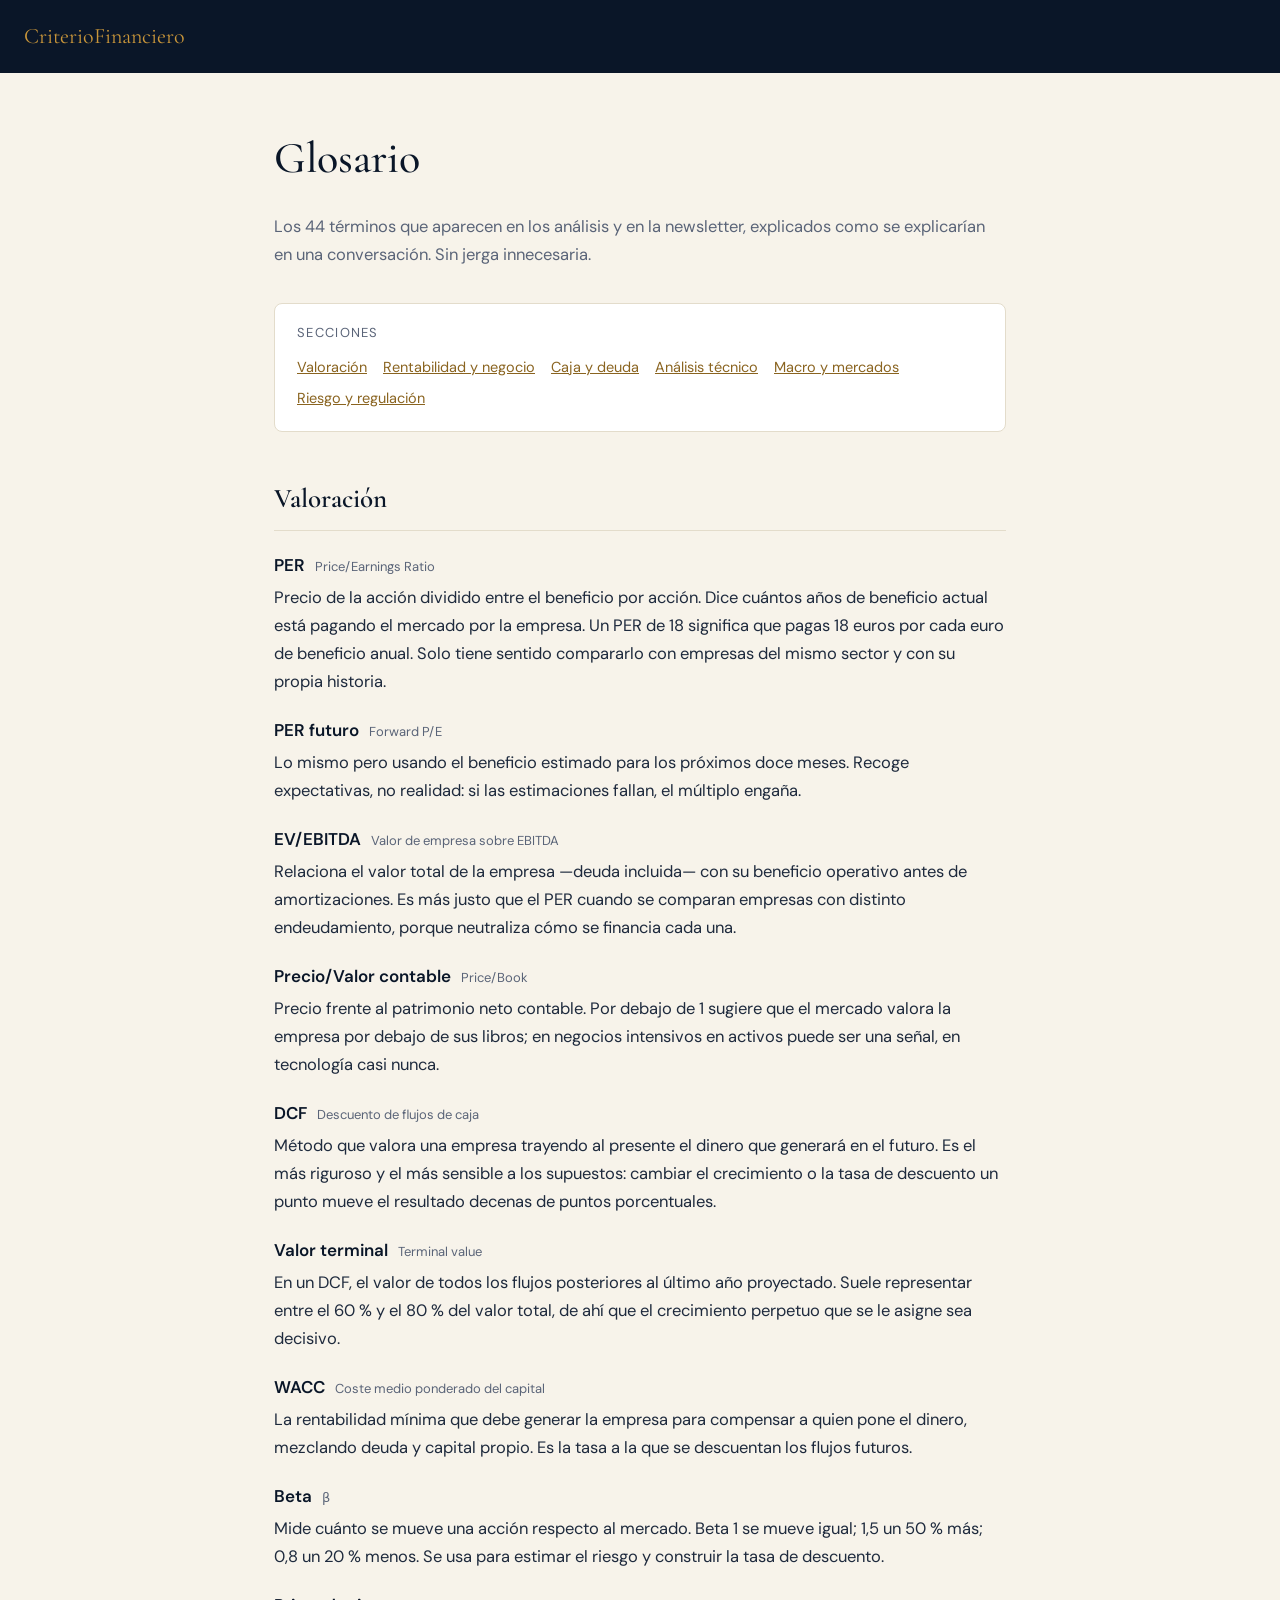
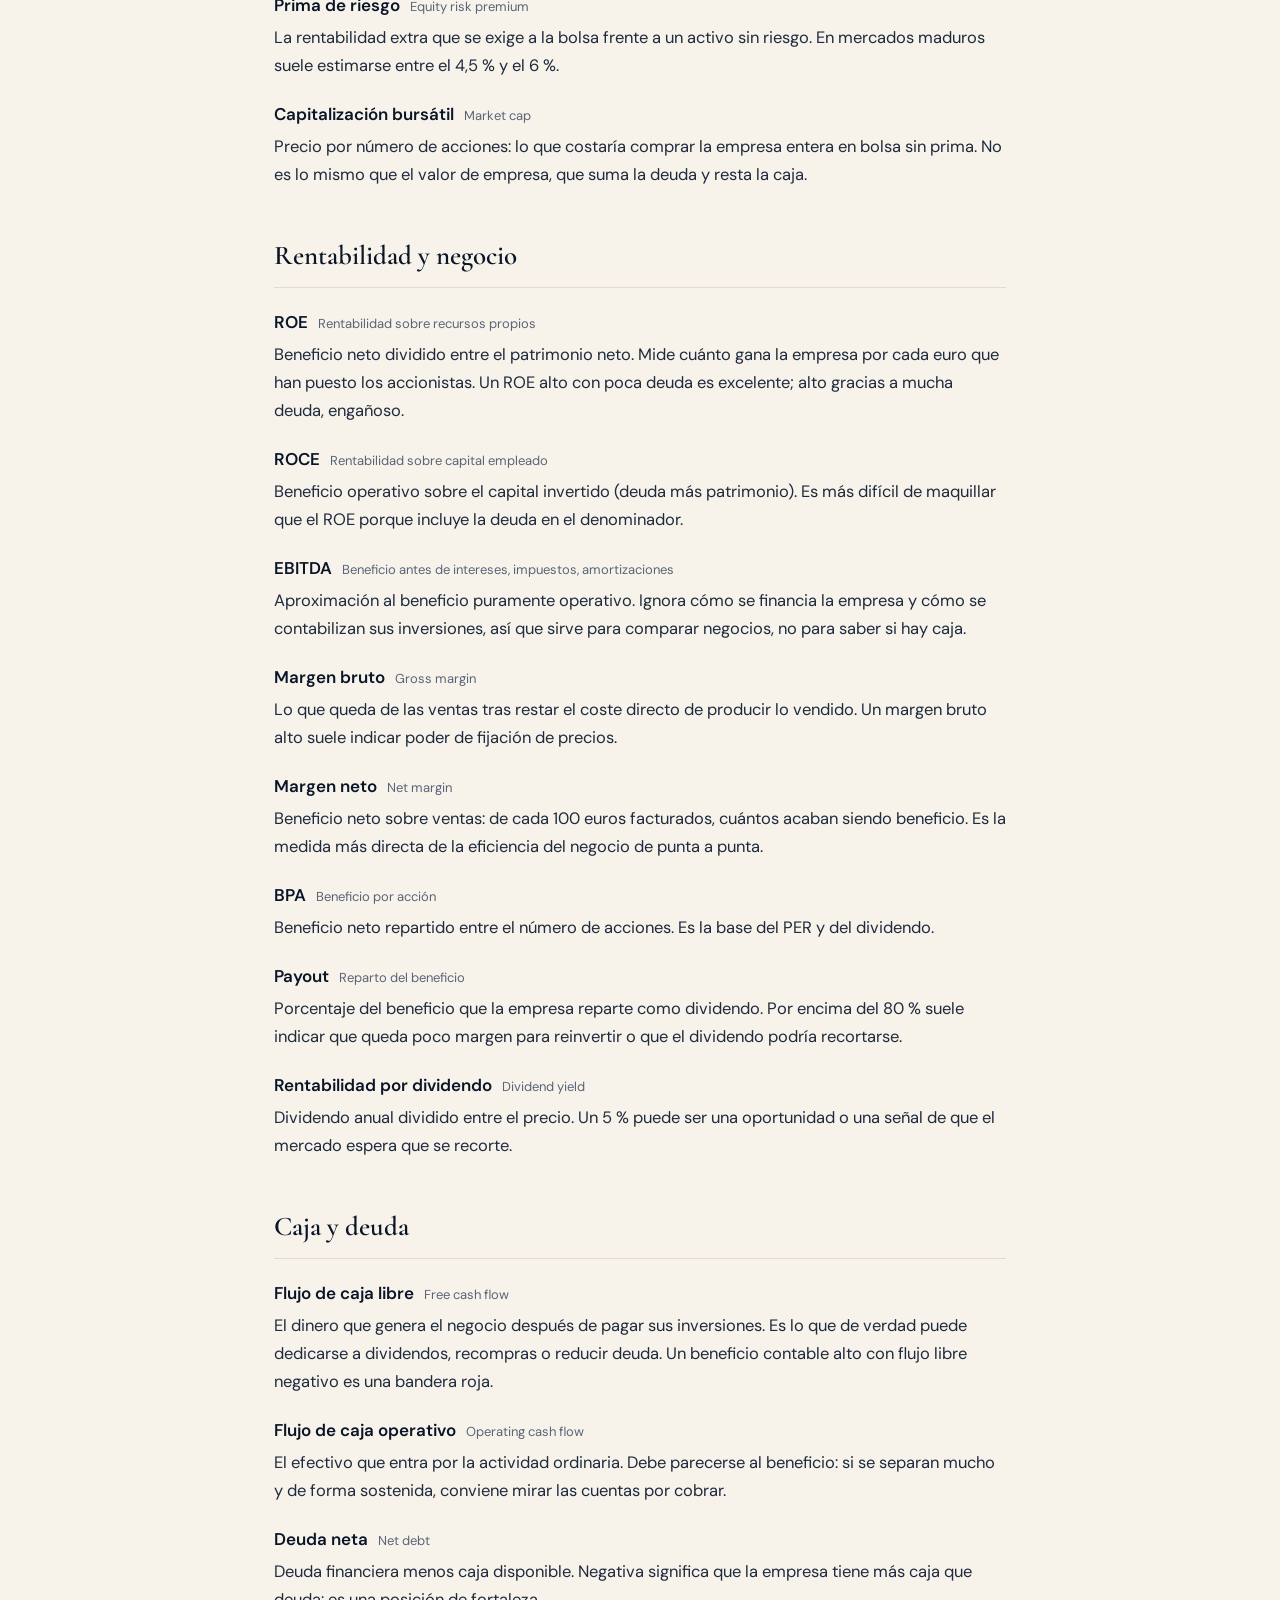
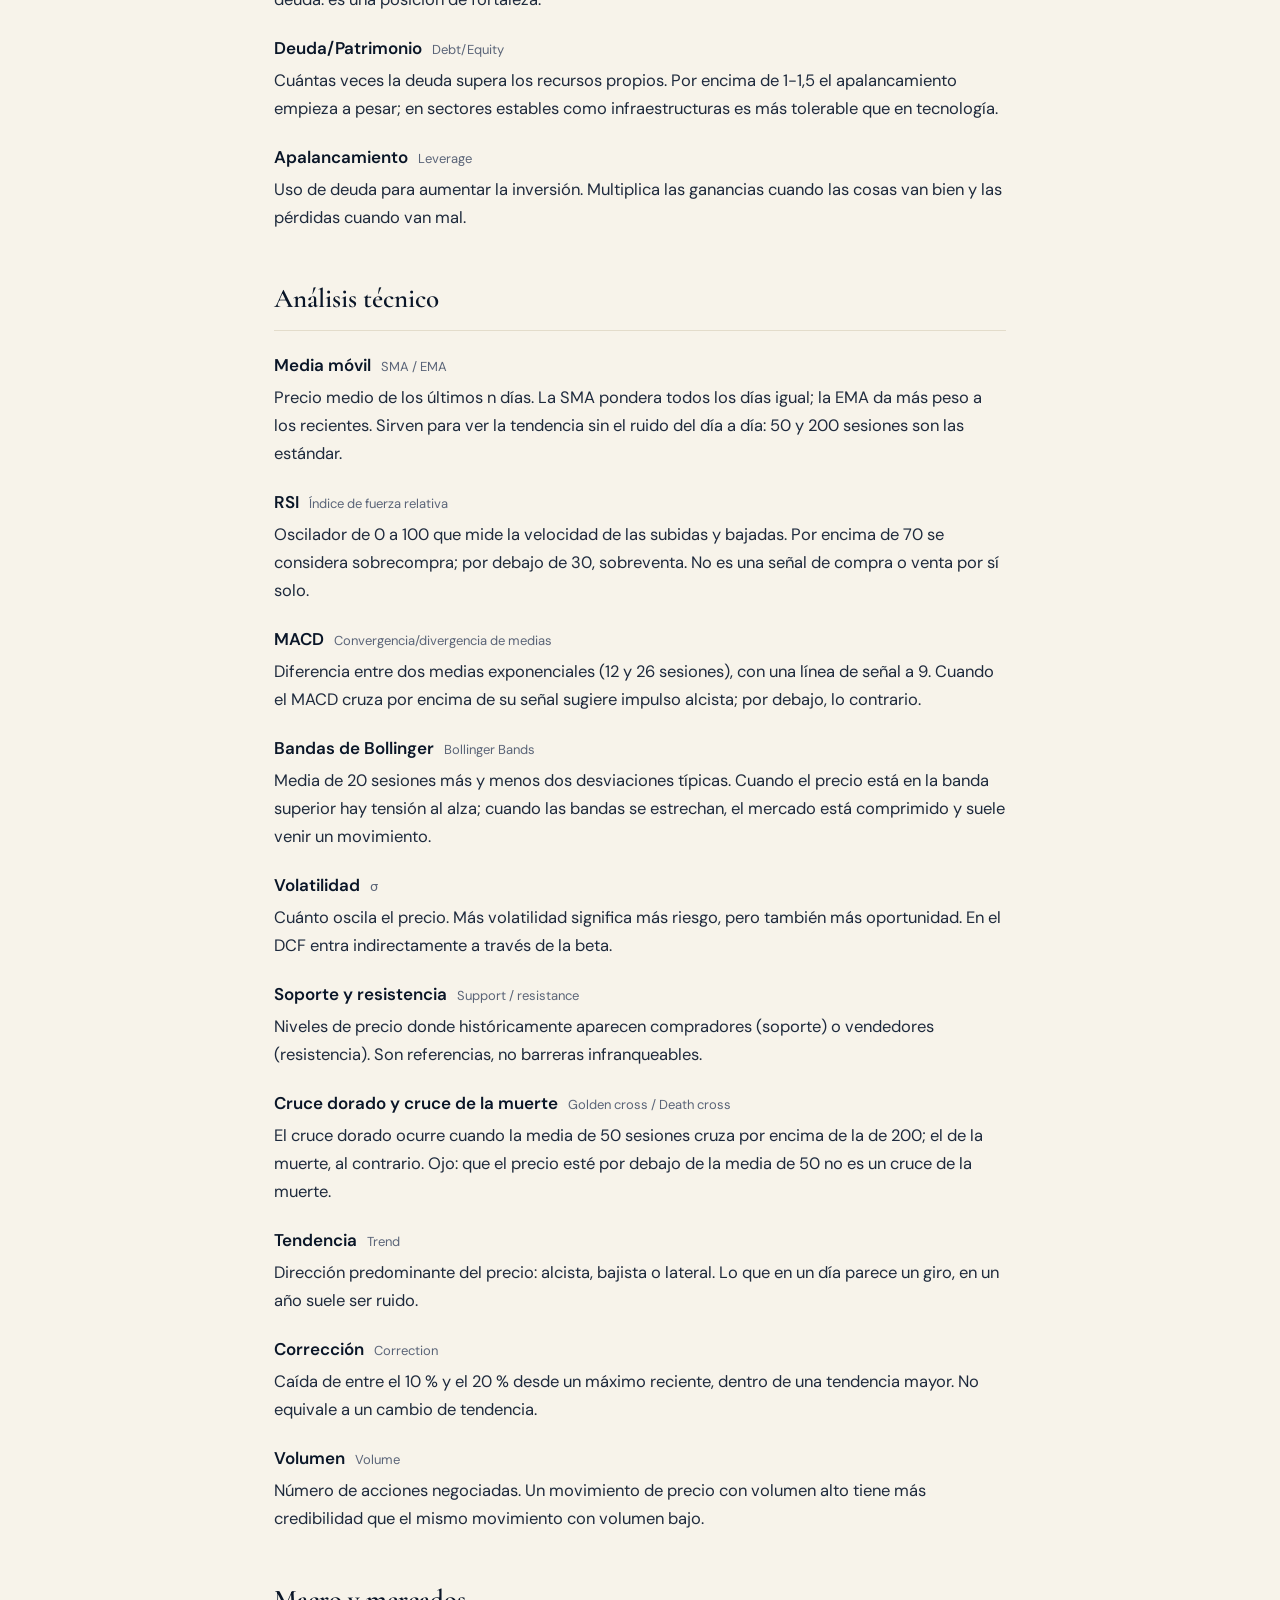
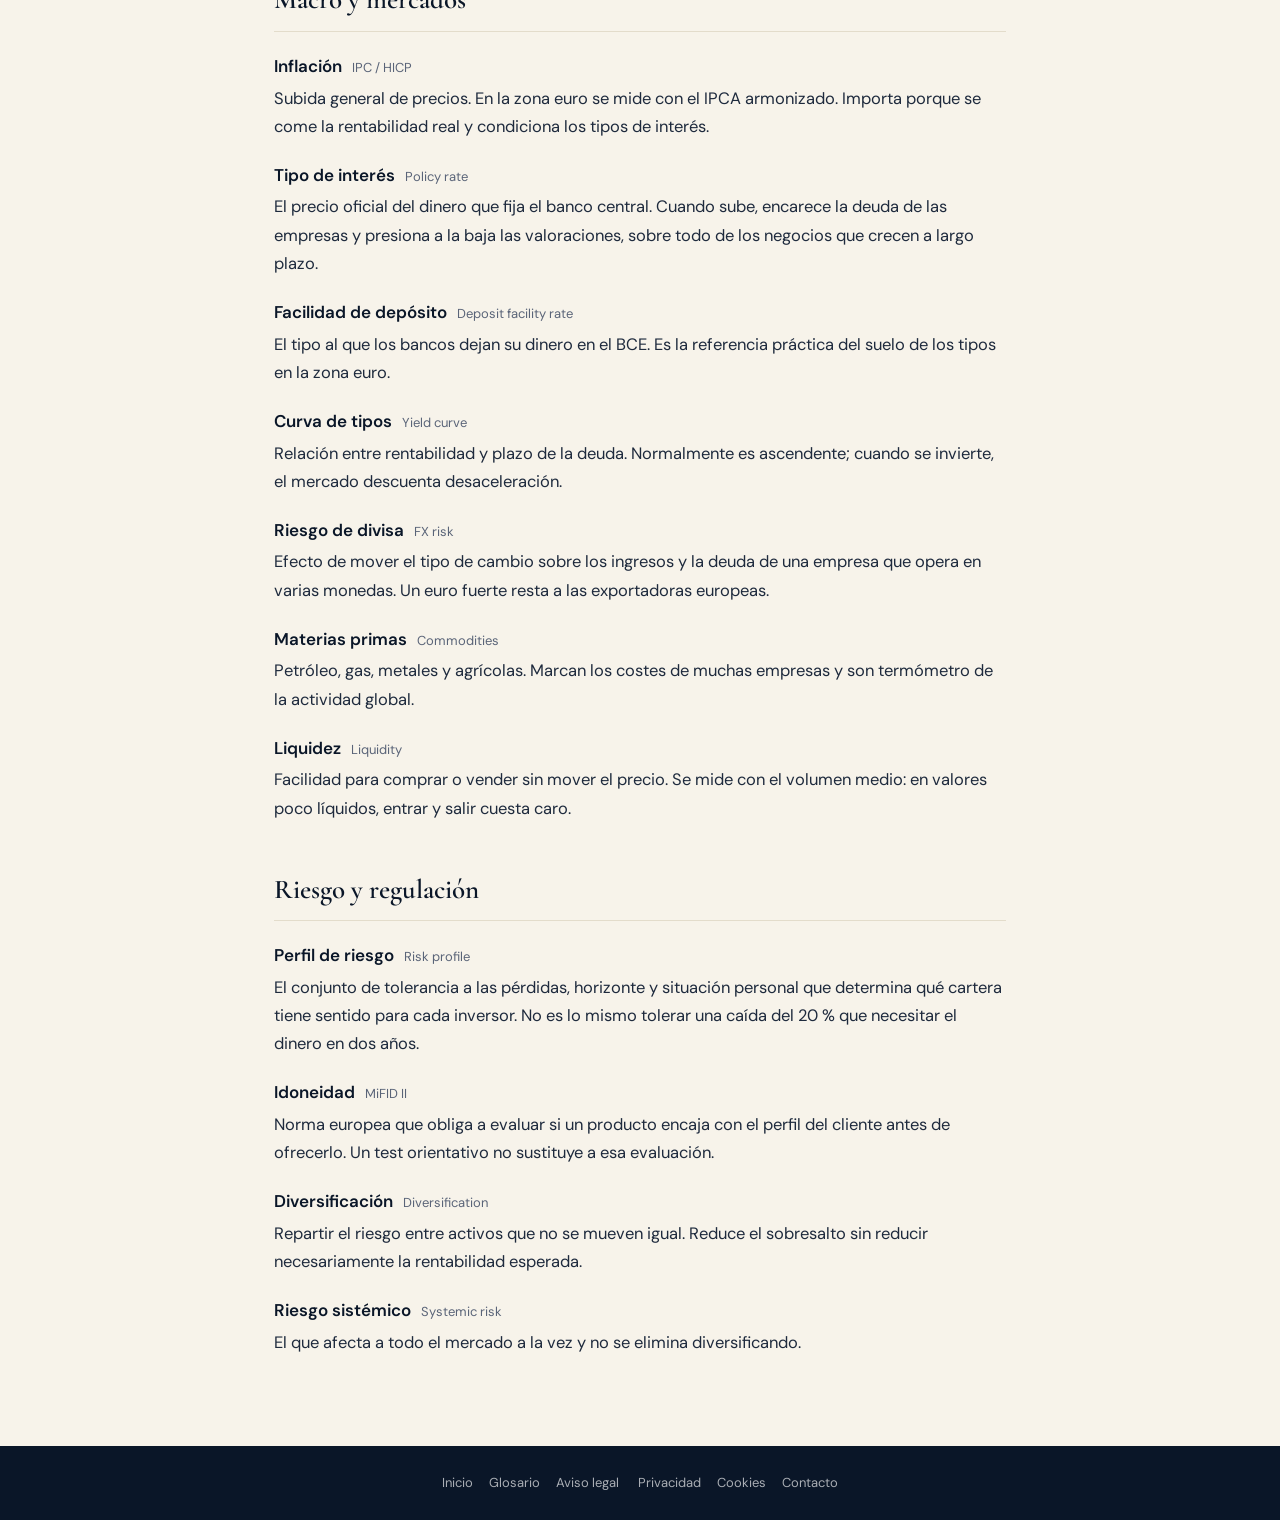
<file: glosario/index.html>
<!DOCTYPE html>
<html lang="es">
<head>
<meta charset="UTF-8">
<meta name="viewport" content="width=device-width, initial-scale=1.0">
<title>Glosario de términos financieros · CriterioFinanciero</title>
<meta name="description" content="Glosario claro de 44 términos de inversión: PER, EV/EBITDA, ROE, WACC, DCF, RSI, MACD, bandas de Bollinger, inflación y tipos. Explicados sin jerga.">
<link rel="canonical" href="https://criteriofinanciero.org/glosario/">
<link rel="preconnect" href="https://fonts.googleapis.com">
<link href="https://fonts.googleapis.com/css2?family=Cormorant+Garamond:wght@400;500;600&family=DM+Sans:wght@300;400;500&display=swap" rel="stylesheet">
<style>
:root{--navy:#0A1628;--gold:#C9963A;--cream:#F7F3EA;--muted:#5A6478}
*{box-sizing:border-box}
body{margin:0;background:var(--cream);color:var(--navy);
     font-family:'DM Sans',system-ui,sans-serif;line-height:1.7;font-size:16.5px}
header{background:var(--navy);padding:18px 24px}
header a{color:var(--gold);text-decoration:none;font-family:'Cormorant Garamond',serif;font-size:22px}
main{max-width:780px;margin:0 auto;padding:48px 24px 72px}
h1{font-family:'Cormorant Garamond',serif;font-size:44px;font-weight:500;margin:0 0 10px}
.intro{color:var(--muted);margin-bottom:34px}
h2{font-family:'Cormorant Garamond',serif;font-size:27px;font-weight:600;
   margin:44px 0 4px;padding-bottom:8px;border-bottom:1px solid #E3DCCB}
dt{font-weight:600;margin-top:20px;font-size:17px}
dt .sig{color:var(--muted);font-weight:400;font-size:13px;margin-left:6px}
dd{margin:4px 0 0;color:#1E2A3D}
dd em{color:#8A6420;font-style:normal}
.indice{background:#fff;border:1px solid #E3DCCB;border-radius:8px;padding:18px 22px;margin:26px 0 10px}
.indice p{margin:0 0 8px;font-size:13px;letter-spacing:.1em;text-transform:uppercase;color:var(--muted)}
.indice a{display:inline-block;margin:3px 12px 3px 0;color:#8A6420;font-size:14.5px}
footer{background:var(--navy);color:rgba(255,255,255,.5);padding:26px 24px;font-size:13px;text-align:center}
footer a{color:rgba(255,255,255,.65);text-decoration:none;margin:0 8px}
</style>
</head>
<body>
<header><a href="/">CriterioFinanciero</a></header>
<main>
<h1>Glosario</h1>
<p class="intro">Los 44 términos que aparecen en los análisis y en la newsletter, explicados como se
explicarían en una conversación. Sin jerga innecesaria.</p>
<div class="indice">
  <p>Secciones</p>
  <a href="#vc">Valoración</a> <a href="#rn">Rentabilidad y negocio</a> <a href="#cd">Caja y deuda</a> <a href="#at">Análisis técnico</a> <a href="#mc">Macro y mercados</a> <a href="#rr">Riesgo y regulación</a>
</div>
<h2 id="vc">Valoración</h2>
<dl>
<dt>PER <span class="sig">Price/Earnings Ratio</span></dt>
<dd>Precio de la acción dividido entre el beneficio por acción. Dice cuántos años de beneficio actual está pagando el mercado por la empresa. Un PER de 18 significa que pagas 18 euros por cada euro de beneficio anual. Solo tiene sentido compararlo con empresas del mismo sector y con su propia historia.</dd>
<dt>PER futuro <span class="sig">Forward P/E</span></dt>
<dd>Lo mismo pero usando el beneficio estimado para los próximos doce meses. Recoge expectativas, no realidad: si las estimaciones fallan, el múltiplo engaña.</dd>
<dt>EV/EBITDA <span class="sig">Valor de empresa sobre EBITDA</span></dt>
<dd>Relaciona el valor total de la empresa —deuda incluida— con su beneficio operativo antes de amortizaciones. Es más justo que el PER cuando se comparan empresas con distinto endeudamiento, porque neutraliza cómo se financia cada una.</dd>
<dt>Precio/Valor contable <span class="sig">Price/Book</span></dt>
<dd>Precio frente al patrimonio neto contable. Por debajo de 1 sugiere que el mercado valora la empresa por debajo de sus libros; en negocios intensivos en activos puede ser una señal, en tecnología casi nunca.</dd>
<dt>DCF <span class="sig">Descuento de flujos de caja</span></dt>
<dd>Método que valora una empresa trayendo al presente el dinero que generará en el futuro. Es el más riguroso y el más sensible a los supuestos: cambiar el crecimiento o la tasa de descuento un punto mueve el resultado decenas de puntos porcentuales.</dd>
<dt>Valor terminal <span class="sig">Terminal value</span></dt>
<dd>En un DCF, el valor de todos los flujos posteriores al último año proyectado. Suele representar entre el 60 % y el 80 % del valor total, de ahí que el crecimiento perpetuo que se le asigne sea decisivo.</dd>
<dt>WACC <span class="sig">Coste medio ponderado del capital</span></dt>
<dd>La rentabilidad mínima que debe generar la empresa para compensar a quien pone el dinero, mezclando deuda y capital propio. Es la tasa a la que se descuentan los flujos futuros.</dd>
<dt>Beta <span class="sig">β</span></dt>
<dd>Mide cuánto se mueve una acción respecto al mercado. Beta 1 se mueve igual; 1,5 un 50 % más; 0,8 un 20 % menos. Se usa para estimar el riesgo y construir la tasa de descuento.</dd>
<dt>Prima de riesgo <span class="sig">Equity risk premium</span></dt>
<dd>La rentabilidad extra que se exige a la bolsa frente a un activo sin riesgo. En mercados maduros suele estimarse entre el 4,5 % y el 6 %.</dd>
<dt>Capitalización bursátil <span class="sig">Market cap</span></dt>
<dd>Precio por número de acciones: lo que costaría comprar la empresa entera en bolsa sin prima. No es lo mismo que el valor de empresa, que suma la deuda y resta la caja.</dd>
</dl>
<h2 id="rn">Rentabilidad y negocio</h2>
<dl>
<dt>ROE <span class="sig">Rentabilidad sobre recursos propios</span></dt>
<dd>Beneficio neto dividido entre el patrimonio neto. Mide cuánto gana la empresa por cada euro que han puesto los accionistas. Un ROE alto con poca deuda es excelente; alto gracias a mucha deuda, engañoso.</dd>
<dt>ROCE <span class="sig">Rentabilidad sobre capital empleado</span></dt>
<dd>Beneficio operativo sobre el capital invertido (deuda más patrimonio). Es más difícil de maquillar que el ROE porque incluye la deuda en el denominador.</dd>
<dt>EBITDA <span class="sig">Beneficio antes de intereses, impuestos, amortizaciones</span></dt>
<dd>Aproximación al beneficio puramente operativo. Ignora cómo se financia la empresa y cómo se contabilizan sus inversiones, así que sirve para comparar negocios, no para saber si hay caja.</dd>
<dt>Margen bruto <span class="sig">Gross margin</span></dt>
<dd>Lo que queda de las ventas tras restar el coste directo de producir lo vendido. Un margen bruto alto suele indicar poder de fijación de precios.</dd>
<dt>Margen neto <span class="sig">Net margin</span></dt>
<dd>Beneficio neto sobre ventas: de cada 100 euros facturados, cuántos acaban siendo beneficio. Es la medida más directa de la eficiencia del negocio de punta a punta.</dd>
<dt>BPA <span class="sig">Beneficio por acción</span></dt>
<dd>Beneficio neto repartido entre el número de acciones. Es la base del PER y del dividendo.</dd>
<dt>Payout <span class="sig">Reparto del beneficio</span></dt>
<dd>Porcentaje del beneficio que la empresa reparte como dividendo. Por encima del 80 % suele indicar que queda poco margen para reinvertir o que el dividendo podría recortarse.</dd>
<dt>Rentabilidad por dividendo <span class="sig">Dividend yield</span></dt>
<dd>Dividendo anual dividido entre el precio. Un 5 % puede ser una oportunidad o una señal de que el mercado espera que se recorte.</dd>
</dl>
<h2 id="cd">Caja y deuda</h2>
<dl>
<dt>Flujo de caja libre <span class="sig">Free cash flow</span></dt>
<dd>El dinero que genera el negocio después de pagar sus inversiones. Es lo que de verdad puede dedicarse a dividendos, recompras o reducir deuda. Un beneficio contable alto con flujo libre negativo es una bandera roja.</dd>
<dt>Flujo de caja operativo <span class="sig">Operating cash flow</span></dt>
<dd>El efectivo que entra por la actividad ordinaria. Debe parecerse al beneficio: si se separan mucho y de forma sostenida, conviene mirar las cuentas por cobrar.</dd>
<dt>Deuda neta <span class="sig">Net debt</span></dt>
<dd>Deuda financiera menos caja disponible. Negativa significa que la empresa tiene más caja que deuda: es una posición de fortaleza.</dd>
<dt>Deuda/Patrimonio <span class="sig">Debt/Equity</span></dt>
<dd>Cuántas veces la deuda supera los recursos propios. Por encima de 1-1,5 el apalancamiento empieza a pesar; en sectores estables como infraestructuras es más tolerable que en tecnología.</dd>
<dt>Apalancamiento <span class="sig">Leverage</span></dt>
<dd>Uso de deuda para aumentar la inversión. Multiplica las ganancias cuando las cosas van bien y las pérdidas cuando van mal.</dd>
</dl>
<h2 id="at">Análisis técnico</h2>
<dl>
<dt>Media móvil <span class="sig">SMA / EMA</span></dt>
<dd>Precio medio de los últimos n días. La SMA pondera todos los días igual; la EMA da más peso a los recientes. Sirven para ver la tendencia sin el ruido del día a día: 50 y 200 sesiones son las estándar.</dd>
<dt>RSI <span class="sig">Índice de fuerza relativa</span></dt>
<dd>Oscilador de 0 a 100 que mide la velocidad de las subidas y bajadas. Por encima de 70 se considera sobrecompra; por debajo de 30, sobreventa. No es una señal de compra o venta por sí solo.</dd>
<dt>MACD <span class="sig">Convergencia/divergencia de medias</span></dt>
<dd>Diferencia entre dos medias exponenciales (12 y 26 sesiones), con una línea de señal a 9. Cuando el MACD cruza por encima de su señal sugiere impulso alcista; por debajo, lo contrario.</dd>
<dt>Bandas de Bollinger <span class="sig">Bollinger Bands</span></dt>
<dd>Media de 20 sesiones más y menos dos desviaciones típicas. Cuando el precio está en la banda superior hay tensión al alza; cuando las bandas se estrechan, el mercado está comprimido y suele venir un movimiento.</dd>
<dt>Volatilidad <span class="sig">σ</span></dt>
<dd>Cuánto oscila el precio. Más volatilidad significa más riesgo, pero también más oportunidad. En el DCF entra indirectamente a través de la beta.</dd>
<dt>Soporte y resistencia <span class="sig">Support / resistance</span></dt>
<dd>Niveles de precio donde históricamente aparecen compradores (soporte) o vendedores (resistencia). Son referencias, no barreras infranqueables.</dd>
<dt>Cruce dorado y cruce de la muerte <span class="sig">Golden cross / Death cross</span></dt>
<dd>El cruce dorado ocurre cuando la media de 50 sesiones cruza por encima de la de 200; el de la muerte, al contrario. Ojo: que el precio esté por debajo de la media de 50 no es un cruce de la muerte.</dd>
<dt>Tendencia <span class="sig">Trend</span></dt>
<dd>Dirección predominante del precio: alcista, bajista o lateral. Lo que en un día parece un giro, en un año suele ser ruido.</dd>
<dt>Corrección <span class="sig">Correction</span></dt>
<dd>Caída de entre el 10 % y el 20 % desde un máximo reciente, dentro de una tendencia mayor. No equivale a un cambio de tendencia.</dd>
<dt>Volumen <span class="sig">Volume</span></dt>
<dd>Número de acciones negociadas. Un movimiento de precio con volumen alto tiene más credibilidad que el mismo movimiento con volumen bajo.</dd>
</dl>
<h2 id="mc">Macro y mercados</h2>
<dl>
<dt>Inflación <span class="sig">IPC / HICP</span></dt>
<dd>Subida general de precios. En la zona euro se mide con el IPCA armonizado. Importa porque se come la rentabilidad real y condiciona los tipos de interés.</dd>
<dt>Tipo de interés <span class="sig">Policy rate</span></dt>
<dd>El precio oficial del dinero que fija el banco central. Cuando sube, encarece la deuda de las empresas y presiona a la baja las valoraciones, sobre todo de los negocios que crecen a largo plazo.</dd>
<dt>Facilidad de depósito <span class="sig">Deposit facility rate</span></dt>
<dd>El tipo al que los bancos dejan su dinero en el BCE. Es la referencia práctica del suelo de los tipos en la zona euro.</dd>
<dt>Curva de tipos <span class="sig">Yield curve</span></dt>
<dd>Relación entre rentabilidad y plazo de la deuda. Normalmente es ascendente; cuando se invierte, el mercado descuenta desaceleración.</dd>
<dt>Riesgo de divisa <span class="sig">FX risk</span></dt>
<dd>Efecto de mover el tipo de cambio sobre los ingresos y la deuda de una empresa que opera en varias monedas. Un euro fuerte resta a las exportadoras europeas.</dd>
<dt>Materias primas <span class="sig">Commodities</span></dt>
<dd>Petróleo, gas, metales y agrícolas. Marcan los costes de muchas empresas y son termómetro de la actividad global.</dd>
<dt>Liquidez <span class="sig">Liquidity</span></dt>
<dd>Facilidad para comprar o vender sin mover el precio. Se mide con el volumen medio: en valores poco líquidos, entrar y salir cuesta caro.</dd>
</dl>
<h2 id="rr">Riesgo y regulación</h2>
<dl>
<dt>Perfil de riesgo <span class="sig">Risk profile</span></dt>
<dd>El conjunto de tolerancia a las pérdidas, horizonte y situación personal que determina qué cartera tiene sentido para cada inversor. No es lo mismo tolerar una caída del 20 % que necesitar el dinero en dos años.</dd>
<dt>Idoneidad <span class="sig">MiFID II</span></dt>
<dd>Norma europea que obliga a evaluar si un producto encaja con el perfil del cliente antes de ofrecerlo. Un test orientativo no sustituye a esa evaluación.</dd>
<dt>Diversificación <span class="sig">Diversification</span></dt>
<dd>Repartir el riesgo entre activos que no se mueven igual. Reduce el sobresalto sin reducir necesariamente la rentabilidad esperada.</dd>
<dt>Riesgo sistémico <span class="sig">Systemic risk</span></dt>
<dd>El que afecta a todo el mercado a la vez y no se elimina diversificando.</dd>
</dl>
</main>
<footer>
  <a href="/">Inicio</a><a href="/glosario/">Glosario</a><a href="/aviso-legal/">Aviso legal</a>
  <a href="/privacidad/">Privacidad</a><a href="/cookies/">Cookies</a><a href="/contacto/">Contacto</a>
</footer>
</body>
</html>
</file>
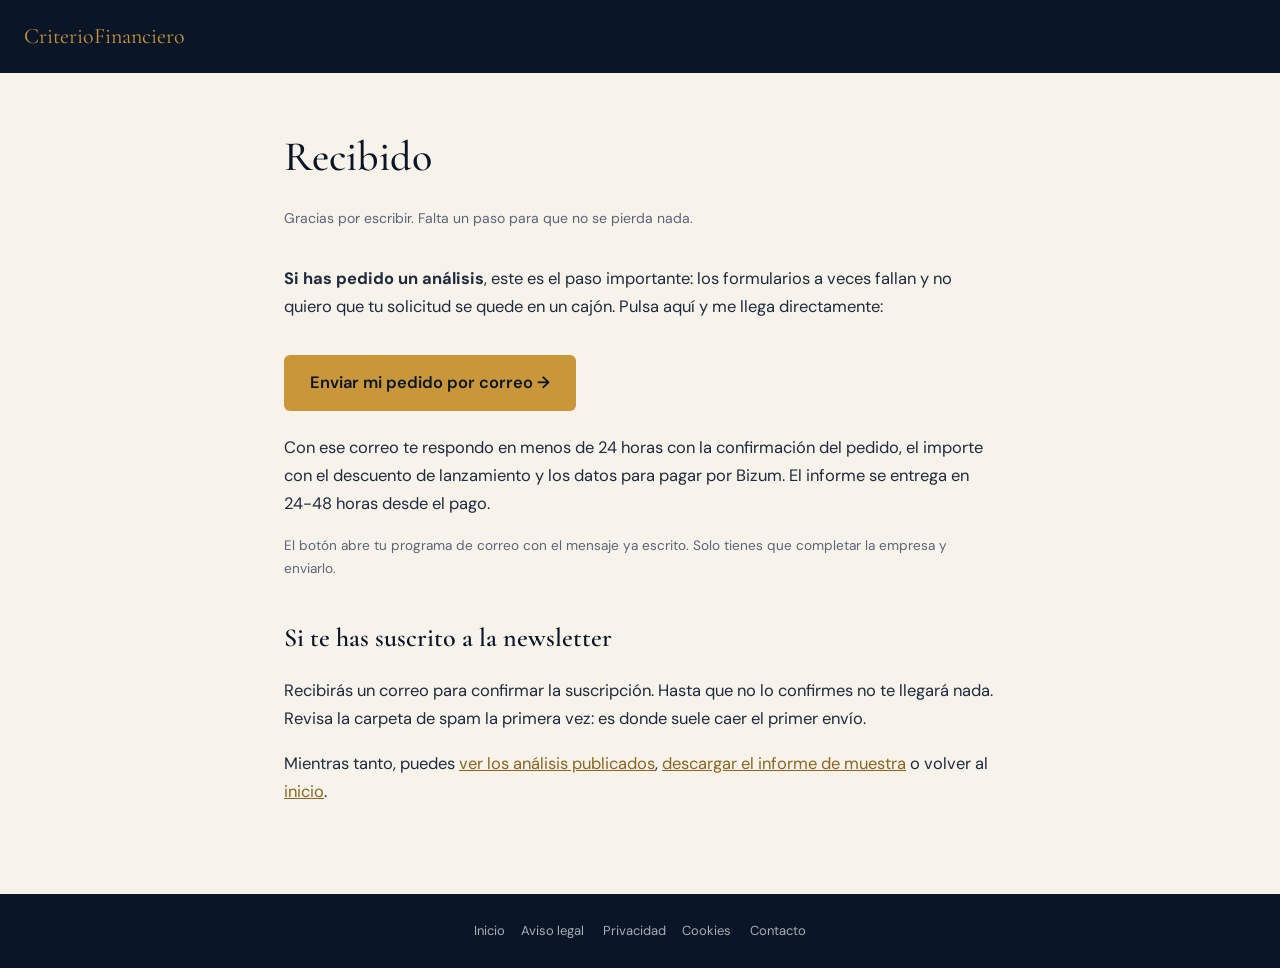
<file: gracias/index.html>
<!DOCTYPE html>
<html lang="es">
<head>
<meta charset="UTF-8">
<meta name="viewport" content="width=device-width, initial-scale=1.0">
<title>Gracias · CriterioFinanciero</title>
<meta name="description" content="Confirmación de tu solicitud.">
<link rel="canonical" href="https://criteriofinanciero.org/gracias/">
<link rel="preconnect" href="https://fonts.googleapis.com">
<link href="https://fonts.googleapis.com/css2?family=Cormorant+Garamond:wght@400;500;600&family=DM+Sans:wght@300;400;500&display=swap" rel="stylesheet">
<style>
:root{--navy:#0A1628;--gold:#C9963A;--cream:#F7F3EA;--muted:#5A6478}
*{box-sizing:border-box}
body{margin:0;background:var(--cream);color:var(--navy); font-family:'DM Sans',system-ui,sans-serif;line-height:1.7;font-size:16.5px}
header{background:var(--navy);padding:18px 24px}
header a{color:var(--gold);text-decoration:none;font-family:'Cormorant Garamond',serif;font-size:22px}
main{max-width:760px;margin:0 auto;padding:48px 24px 72px}
h1{font-family:'Cormorant Garamond',serif;font-size:42px;font-weight:500;margin:0 0 8px}
.fecha{color:var(--muted);font-size:14px;margin-bottom:34px}
h2{font-family:'Cormorant Garamond',serif;font-size:26px;font-weight:600;margin:36px 0 10px}
p,li{color:#1E2A3D}
table{border-collapse:collapse;width:100%;margin:18px 0;font-size:15px}
th,td{border:1px solid #DCD4C4;padding:10px 12px;text-align:left;vertical-align:top}
th{background:#EDE6D6;font-weight:600}
ul{padding-left:22px}
a{color:#8A6420}
footer{background:var(--navy);color:rgba(255,255,255,.5);padding:26px 24px;font-size:13px;text-align:center}
footer a{color:rgba(255,255,255,.65);text-decoration:none;margin:0 8px}
.cta{display:inline-block;background:var(--gold);color:var(--navy);font-weight:600; padding:14px 26px;border-radius:6px;text-decoration:none;margin-top:18px}
</style>
</head>
<body>
<header><a href="/">CriterioFinanciero</a></header>
<main> <h1>Recibido</h1>
<p class="fecha">Gracias por escribir. Falta un paso para que no se pierda nada.</p> <p><strong>Si has pedido un análisis</strong>, este es el paso importante: los formularios a veces fallan
y no quiero que tu solicitud se quede en un cajón. Pulsa aquí y me llega directamente:</p> <a class="cta" href="mailto:sebastian.prat@gmail.com?subject=Pedido%20de%20an%C3%A1lisis&body=Hola%20Sebasti%C3%A1n%2C%0A%0AQuiero%20un%20an%C3%A1lisis%20de%3A%20%0A%0A%C2%B7%20Empresa%3A%20%0A%C2%B7%20Qu%C3%A9%20quiero%20saber%3A%20%0A%0AGracias.">Enviar mi pedido por correo →</a> <p style="margin-top:1.4rem">Con ese correo te respondo en menos de 24 horas con la confirmación del
pedido, el importe con el descuento de lanzamiento y los datos para pagar por Bizum.
El informe se entrega en 24-48 horas desde el pago.</p> <p style="font-size:.85rem;color:var(--muted)">El botón abre tu programa de correo con el mensaje ya
escrito. Solo tienes que completar la empresa y enviarlo.</p> <h2>Si te has suscrito a la newsletter</h2>
<p>Recibirás un correo para confirmar la suscripción. Hasta que no lo confirmes no te llegará nada.
Revisa la carpeta de spam la primera vez: es donde suele caer el primer envío.</p> <p>Mientras tanto, puedes <a href="/repositorio/">ver los análisis publicados</a>,
<a href="/descargas/informe-muestra-indra.pdf">descargar el informe de muestra</a> o volver al
<a href="/">inicio</a>.</p> </main>
<footer> <a href="/">Inicio</a><a href="/aviso-legal/">Aviso legal</a> <a href="/privacidad/">Privacidad</a><a href="/cookies/">Cookies</a> <a href="/contacto/">Contacto</a>
</footer>
</body>
</html>
</file>
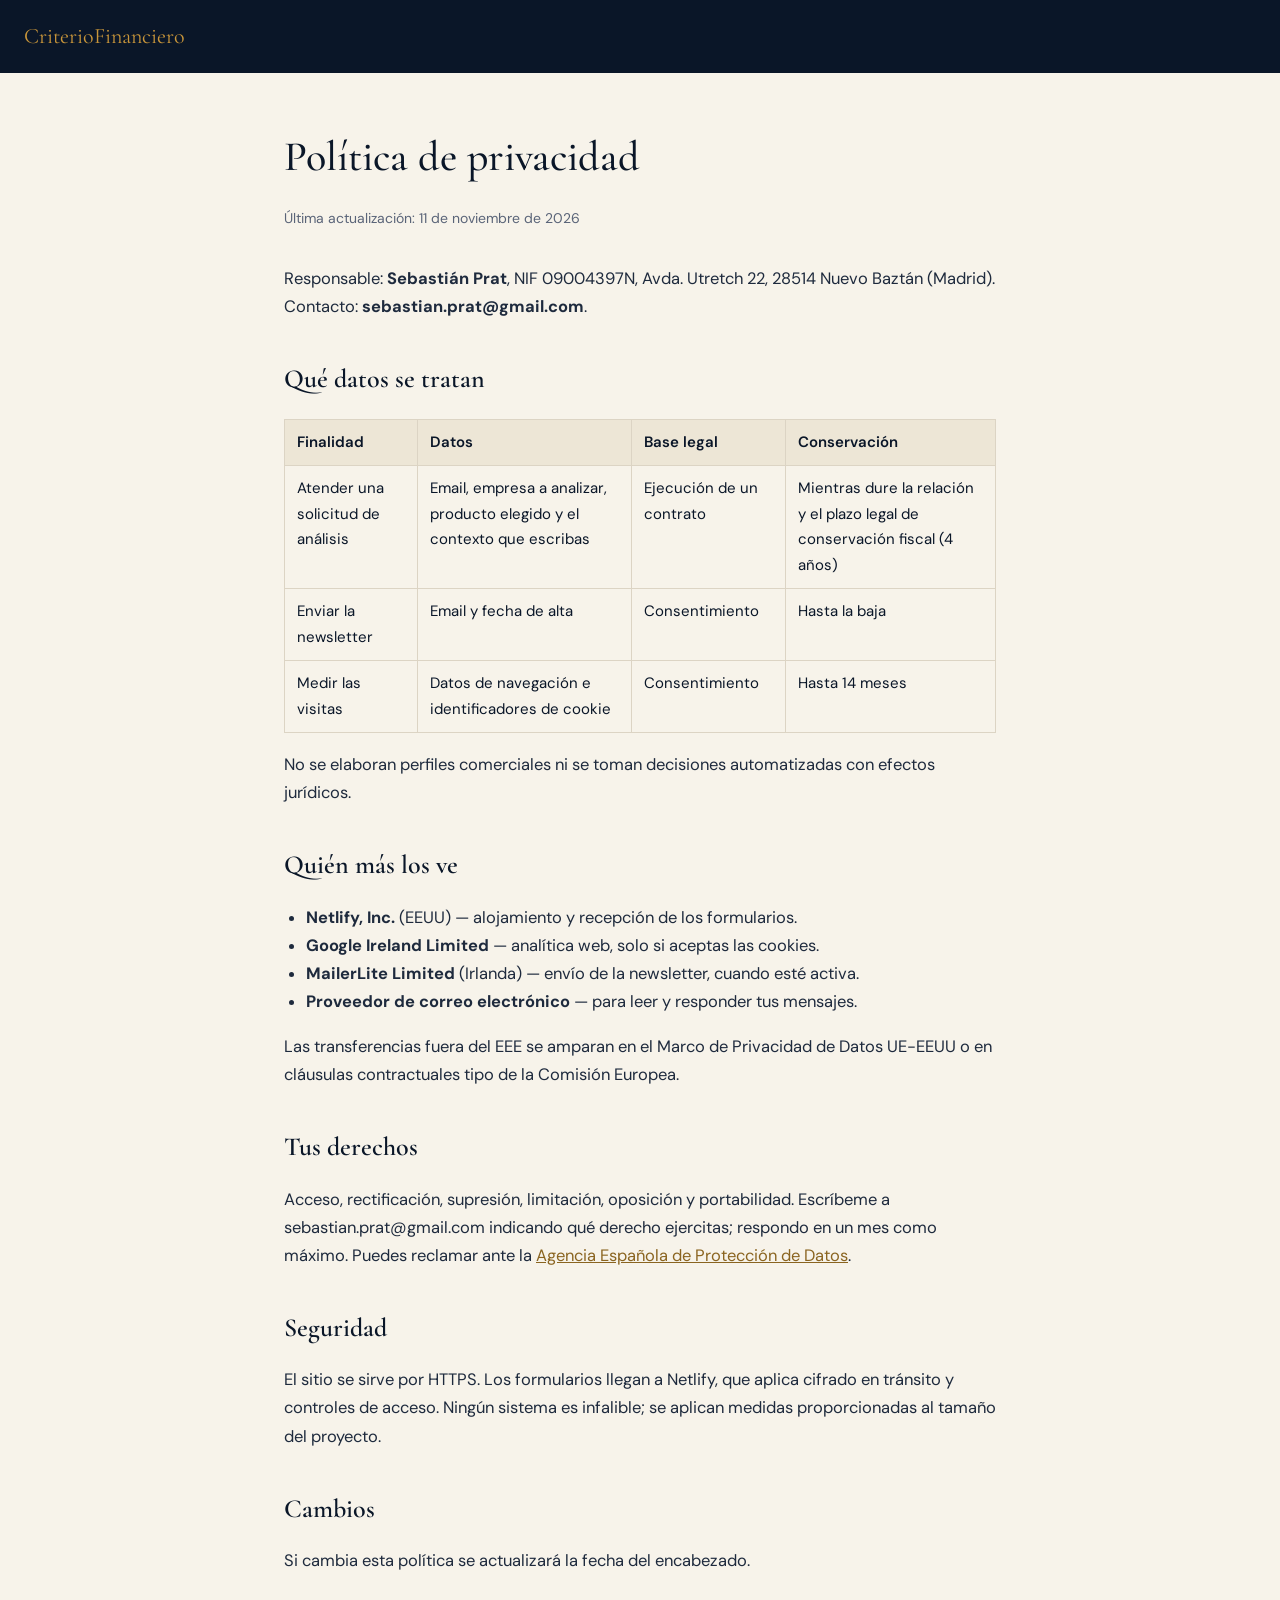
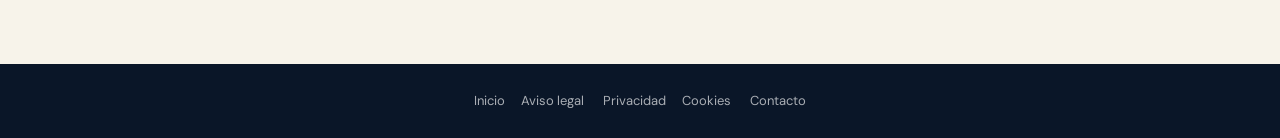
<file: privacidad/index.html>
<!DOCTYPE html>
<html lang="es">
<head>
<meta charset="UTF-8">
<meta name="viewport" content="width=device-width, initial-scale=1.0">
<title>Política de privacidad · CriterioFinanciero</title>
<meta name="description" content="Qué datos se tratan y cómo ejercer tus derechos.">
<link rel="canonical" href="https://criteriofinanciero.org/privacidad/">
<link rel="preconnect" href="https://fonts.googleapis.com">
<link href="https://fonts.googleapis.com/css2?family=Cormorant+Garamond:wght@400;500;600&family=DM+Sans:wght@300;400;500&display=swap" rel="stylesheet">
<style>
:root{--navy:#0A1628;--gold:#C9963A;--cream:#F7F3EA;--muted:#5A6478}
*{box-sizing:border-box}
body{margin:0;background:var(--cream);color:var(--navy);
     font-family:'DM Sans',system-ui,sans-serif;line-height:1.7;font-size:16.5px}
header{background:var(--navy);padding:18px 24px}
header a{color:var(--gold);text-decoration:none;font-family:'Cormorant Garamond',serif;font-size:22px}
main{max-width:760px;margin:0 auto;padding:48px 24px 72px}
h1{font-family:'Cormorant Garamond',serif;font-size:42px;font-weight:500;margin:0 0 8px}
.fecha{color:var(--muted);font-size:14px;margin-bottom:34px}
h2{font-family:'Cormorant Garamond',serif;font-size:26px;font-weight:600;margin:36px 0 10px}
p,li{color:#1E2A3D}
table{border-collapse:collapse;width:100%;margin:18px 0;font-size:15px}
th,td{border:1px solid #DCD4C4;padding:10px 12px;text-align:left;vertical-align:top}
th{background:#EDE6D6;font-weight:600}
ul{padding-left:22px}
a{color:#8A6420}
footer{background:var(--navy);color:rgba(255,255,255,.5);padding:26px 24px;font-size:13px;text-align:center}
footer a{color:rgba(255,255,255,.65);text-decoration:none;margin:0 8px}
.cta{display:inline-block;background:var(--gold);color:var(--navy);font-weight:600;
     padding:14px 26px;border-radius:6px;text-decoration:none;margin-top:18px}
</style>
</head>
<body>
<header><a href="/">CriterioFinanciero</a></header>
<main>

<h1>Política de privacidad</h1>
<p class="fecha">Última actualización: 11 de noviembre de 2026</p>
<p>Responsable: <strong>Sebastián Prat</strong>, NIF 09004397N, Avda. Utretch 22, 28514 Nuevo Baztán (Madrid). Contacto:
<strong>sebastian.prat@gmail.com</strong>.</p>

<h2>Qué datos se tratan</h2>
<table>
<tr><th>Finalidad</th><th>Datos</th><th>Base legal</th><th>Conservación</th></tr>
<tr><td>Atender una solicitud de análisis</td><td>Email, empresa a analizar, producto elegido y el
contexto que escribas</td><td>Ejecución de un contrato</td><td>Mientras dure la relación y el plazo
legal de conservación fiscal (4 años)</td></tr>
<tr><td>Enviar la newsletter</td><td>Email y fecha de alta</td><td>Consentimiento</td><td>Hasta la baja</td></tr>
<tr><td>Medir las visitas</td><td>Datos de navegación e identificadores de cookie</td>
<td>Consentimiento</td><td>Hasta 14 meses</td></tr>
</table>
<p>No se elaboran perfiles comerciales ni se toman decisiones automatizadas con efectos jurídicos.</p>

<h2>Quién más los ve</h2>
<ul>
  <li><strong>Netlify, Inc.</strong> (EEUU) — alojamiento y recepción de los formularios.</li>
  <li><strong>Google Ireland Limited</strong> — analítica web, solo si aceptas las cookies.</li>
  <li><strong>MailerLite Limited</strong> (Irlanda) — envío de la newsletter, cuando esté activa.</li>
  <li><strong>Proveedor de correo electrónico</strong> — para leer y responder tus mensajes.</li>
</ul>
<p>Las transferencias fuera del EEE se amparan en el Marco de Privacidad de Datos UE-EEUU o en
cláusulas contractuales tipo de la Comisión Europea.</p>

<h2>Tus derechos</h2>
<p>Acceso, rectificación, supresión, limitación, oposición y portabilidad. Escríbeme a sebastian.prat@gmail.com
indicando qué derecho ejercitas; respondo en un mes como máximo. Puedes reclamar ante la
<a href="https://www.aepd.es" rel="noopener">Agencia Española de Protección de Datos</a>.</p>

<h2>Seguridad</h2>
<p>El sitio se sirve por HTTPS. Los formularios llegan a Netlify, que aplica cifrado en tránsito y
controles de acceso. Ningún sistema es infalible; se aplican medidas proporcionadas al tamaño del proyecto.</p>

<h2>Cambios</h2>
<p>Si cambia esta política se actualizará la fecha del encabezado.</p>

</main>
<footer>
  <a href="/">Inicio</a><a href="/aviso-legal/">Aviso legal</a>
  <a href="/privacidad/">Privacidad</a><a href="/cookies/">Cookies</a>
  <a href="/contacto/">Contacto</a>
</footer>
</body>
</html>
</file>
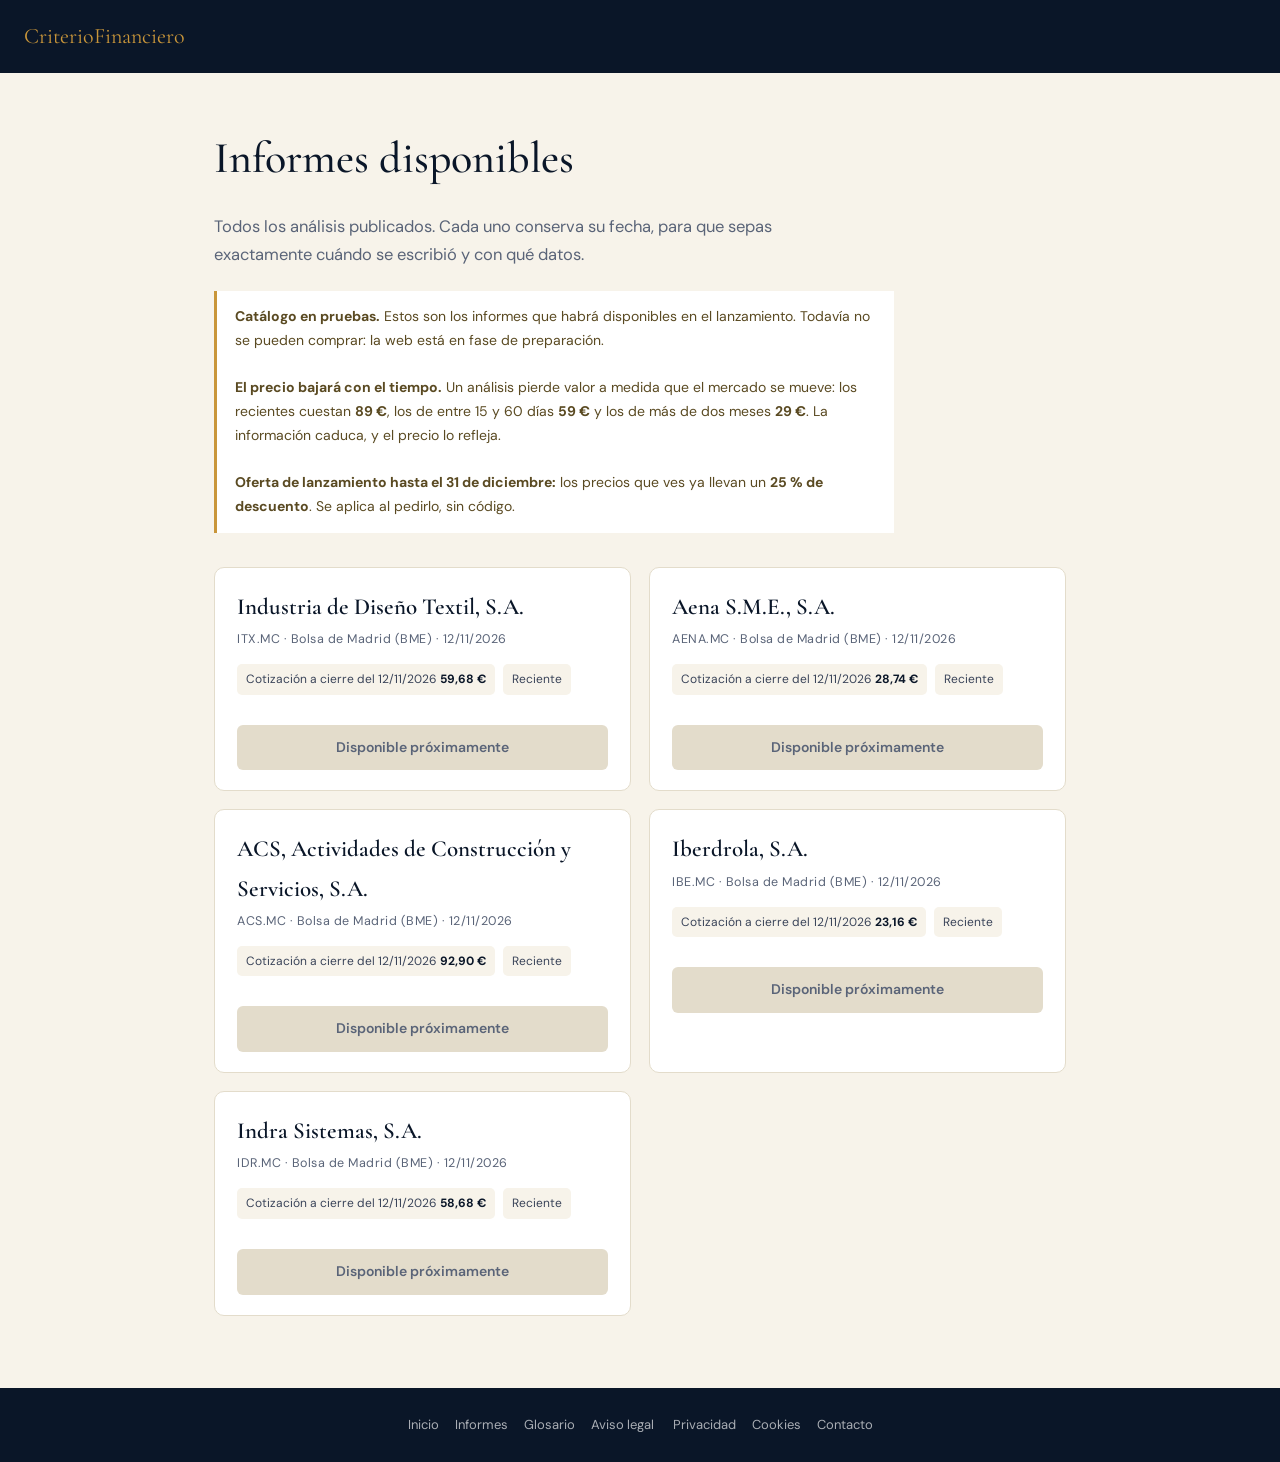
<file: repositorio/index.html>
<!DOCTYPE html>
<html lang="es">
<head>
<meta charset="UTF-8">
<meta name="viewport" content="width=device-width, initial-scale=1.0">
<title>Informes disponibles · CriterioFinanciero</title>
<meta name="description" content="Análisis de acciones publicados, con precio decreciente: cuanto más antiguo, más barato. Informes completos de mercado y valoración.">
<link rel="canonical" href="https://criteriofinanciero.org/repositorio/">
<link rel="preconnect" href="https://fonts.googleapis.com">
<link href="https://fonts.googleapis.com/css2?family=Cormorant+Garamond:wght@400;500;600&family=DM+Sans:wght@300;400;500&display=swap" rel="stylesheet">
<style>
:root{--navy:#0A1628;--gold:#C9963A;--cream:#F7F3EA;--muted:#5A6478}
*{box-sizing:border-box}
body{margin:0;background:var(--cream);color:var(--navy);
     font-family:'DM Sans',system-ui,sans-serif;line-height:1.7;font-size:16.5px}
header.barra{background:var(--navy);padding:18px 24px}
header.barra a{color:var(--gold);text-decoration:none;font-family:'Cormorant Garamond',serif;font-size:22px}
main{max-width:900px;margin:0 auto;padding:48px 24px 72px}
h1{font-family:'Cormorant Garamond',serif;font-size:44px;font-weight:500;margin:0 0 10px}
.intro{color:var(--muted);margin-bottom:14px;max-width:640px}
.regla{background:#fff;border-left:3px solid var(--gold);padding:14px 18px;
       font-size:14px;color:#5A4A22;margin:22px 0 34px;max-width:680px}
.rejilla{display:grid;grid-template-columns:repeat(auto-fill,minmax(300px,1fr));gap:18px}
.ficha{background:#fff;border:1px solid #E3DCCB;border-radius:10px;padding:20px 22px;
       display:flex;flex-direction:column}
.ficha h2{font-family:'Cormorant Garamond',serif;font-size:23px;font-weight:600;margin:0 0 2px}
.meta{font-size:12.5px;color:var(--muted);letter-spacing:.04em;margin-bottom:14px}
.chips{display:flex;flex-wrap:wrap;gap:8px;margin-bottom:16px}
.chip{background:var(--cream);border-radius:5px;padding:5px 9px;font-size:12px;color:#3A4459}
.chip b{color:var(--navy)}
.precio{display:flex;align-items:baseline;gap:10px;margin-top:auto;padding-top:14px;
        border-top:1px solid #EFE9DA}
.precio .hoy{font-family:'Cormorant Garamond',serif;font-size:32px;font-weight:600;color:var(--navy)}
.precio .antes{font-size:15px;color:#A9A292;text-decoration:line-through}
.baja{background:#ECFDF5;color:#06614A;font-size:11.5px;font-weight:600;
      padding:3px 8px;border-radius:4px}
.etiqueta{font-size:11px;text-transform:uppercase;letter-spacing:.1em;color:var(--muted);margin-bottom:4px}
.btn{display:block;text-align:center;margin-top:14px;background:var(--gold);color:var(--navy);
     text-decoration:none;font-weight:600;font-size:14px;padding:11px;border-radius:6px}
.vacio{background:#fff;border:1px dashed #DCD4C4;border-radius:10px;padding:34px;
       text-align:center;color:var(--muted)}
footer{background:var(--navy);color:rgba(255,255,255,.5);padding:26px 24px;font-size:13px;text-align:center}
footer a{color:rgba(255,255,255,.65);text-decoration:none;margin:0 8px}
</style>
</head>
<body>
<header class="barra"><a href="/">CriterioFinanciero</a></header>
<main>
<h1>Informes disponibles</h1>
<p class="intro">Todos los análisis publicados. Cada uno conserva su fecha, para que sepas exactamente
cuándo se escribió y con qué datos.</p>
<div class="regla">
  <strong>Catálogo en pruebas.</strong> Estos son los informes que habrá disponibles en el lanzamiento.
  Todavía no se pueden comprar: la web está en fase de preparación.<br><br>
  <strong>El precio bajará con el tiempo.</strong> Un análisis pierde valor a medida que el mercado se
  mueve: los recientes cuestan <strong>89 €</strong>, los de entre 15 y 60 días <strong>59 €</strong>
  y los de más de dos meses <strong>29 €</strong>. La información caduca, y el precio lo refleja.<br><br>
  <strong>Oferta de lanzamiento hasta el 31 de diciembre:</strong> los precios que ves ya llevan un
  <strong>25 % de descuento</strong>. Se aplica al pedirlo, sin código.
</div>
<div class="rejilla"><article class="ficha">
  <h2>Industria de Diseño Textil, S.A.</h2>
  <div class="meta">ITX.MC · Bolsa de Madrid (BME) · 12/11/2026</div>
  <div class="chips"><span class="chip">Cotización a cierre del 12/11/2026 <b>59,68 €</b></span><span class="chip">Reciente</span></div>
  <div class="precio" style="display:none">
    <div>
      <div class="etiqueta">Precio hoy</div>
      <span class="hoy">66,75 €</span>
    </div>
    <span class="antes">89 €</span> <span class="baja">−25 %</span><div style="font-size:11px;color:#8A6420;margin-top:8px;width:100%">Oferta especial de lanzamiento hasta el 31/12/2026</div>
  </div>
  <span class="btn" style="background:#E3DCCB;color:#5A6478;cursor:default">Disponible próximamente</span>
</article>
<article class="ficha">
  <h2>Aena S.M.E., S.A.</h2>
  <div class="meta">AENA.MC · Bolsa de Madrid (BME) · 12/11/2026</div>
  <div class="chips"><span class="chip">Cotización a cierre del 12/11/2026 <b>28,74 €</b></span><span class="chip">Reciente</span></div>
  <div class="precio" style="display:none">
    <div>
      <div class="etiqueta">Precio hoy</div>
      <span class="hoy">66,75 €</span>
    </div>
    <span class="antes">89 €</span> <span class="baja">−25 %</span><div style="font-size:11px;color:#8A6420;margin-top:8px;width:100%">Oferta especial de lanzamiento hasta el 31/12/2026</div>
  </div>
  <span class="btn" style="background:#E3DCCB;color:#5A6478;cursor:default">Disponible próximamente</span>
</article>
<article class="ficha">
  <h2>ACS, Actividades de Construcción y Servicios, S.A.</h2>
  <div class="meta">ACS.MC · Bolsa de Madrid (BME) · 12/11/2026</div>
  <div class="chips"><span class="chip">Cotización a cierre del 12/11/2026 <b>92,90 €</b></span><span class="chip">Reciente</span></div>
  <div class="precio" style="display:none">
    <div>
      <div class="etiqueta">Precio hoy</div>
      <span class="hoy">66,75 €</span>
    </div>
    <span class="antes">89 €</span> <span class="baja">−25 %</span><div style="font-size:11px;color:#8A6420;margin-top:8px;width:100%">Oferta especial de lanzamiento hasta el 31/12/2026</div>
  </div>
  <span class="btn" style="background:#E3DCCB;color:#5A6478;cursor:default">Disponible próximamente</span>
</article>
<article class="ficha">
  <h2>Iberdrola, S.A.</h2>
  <div class="meta">IBE.MC · Bolsa de Madrid (BME) · 12/11/2026</div>
  <div class="chips"><span class="chip">Cotización a cierre del 12/11/2026 <b>23,16 €</b></span><span class="chip">Reciente</span></div>
  <div class="precio" style="display:none">
    <div>
      <div class="etiqueta">Precio hoy</div>
      <span class="hoy">66,75 €</span>
    </div>
    <span class="antes">89 €</span> <span class="baja">−25 %</span><div style="font-size:11px;color:#8A6420;margin-top:8px;width:100%">Oferta especial de lanzamiento hasta el 31/12/2026</div>
  </div>
  <span class="btn" style="background:#E3DCCB;color:#5A6478;cursor:default">Disponible próximamente</span>
</article>
<article class="ficha">
  <h2>Indra Sistemas, S.A.</h2>
  <div class="meta">IDR.MC · Bolsa de Madrid (BME) · 12/11/2026</div>
  <div class="chips"><span class="chip">Cotización a cierre del 12/11/2026 <b>58,68 €</b></span><span class="chip">Reciente</span></div>
  <div class="precio" style="display:none">
    <div>
      <div class="etiqueta">Precio hoy</div>
      <span class="hoy">66,75 €</span>
    </div>
    <span class="antes">89 €</span> <span class="baja">−25 %</span><div style="font-size:11px;color:#8A6420;margin-top:8px;width:100%">Oferta especial de lanzamiento hasta el 31/12/2026</div>
  </div>
  <span class="btn" style="background:#E3DCCB;color:#5A6478;cursor:default">Disponible próximamente</span>
</article></div>
</main>
<footer>
  <a href="/">Inicio</a><a href="/repositorio/">Informes</a><a href="/glosario/">Glosario</a><a href="/aviso-legal/">Aviso legal</a>
  <a href="/privacidad/">Privacidad</a><a href="/cookies/">Cookies</a><a href="/contacto/">Contacto</a>
</footer>
</body>
</html>
</file>
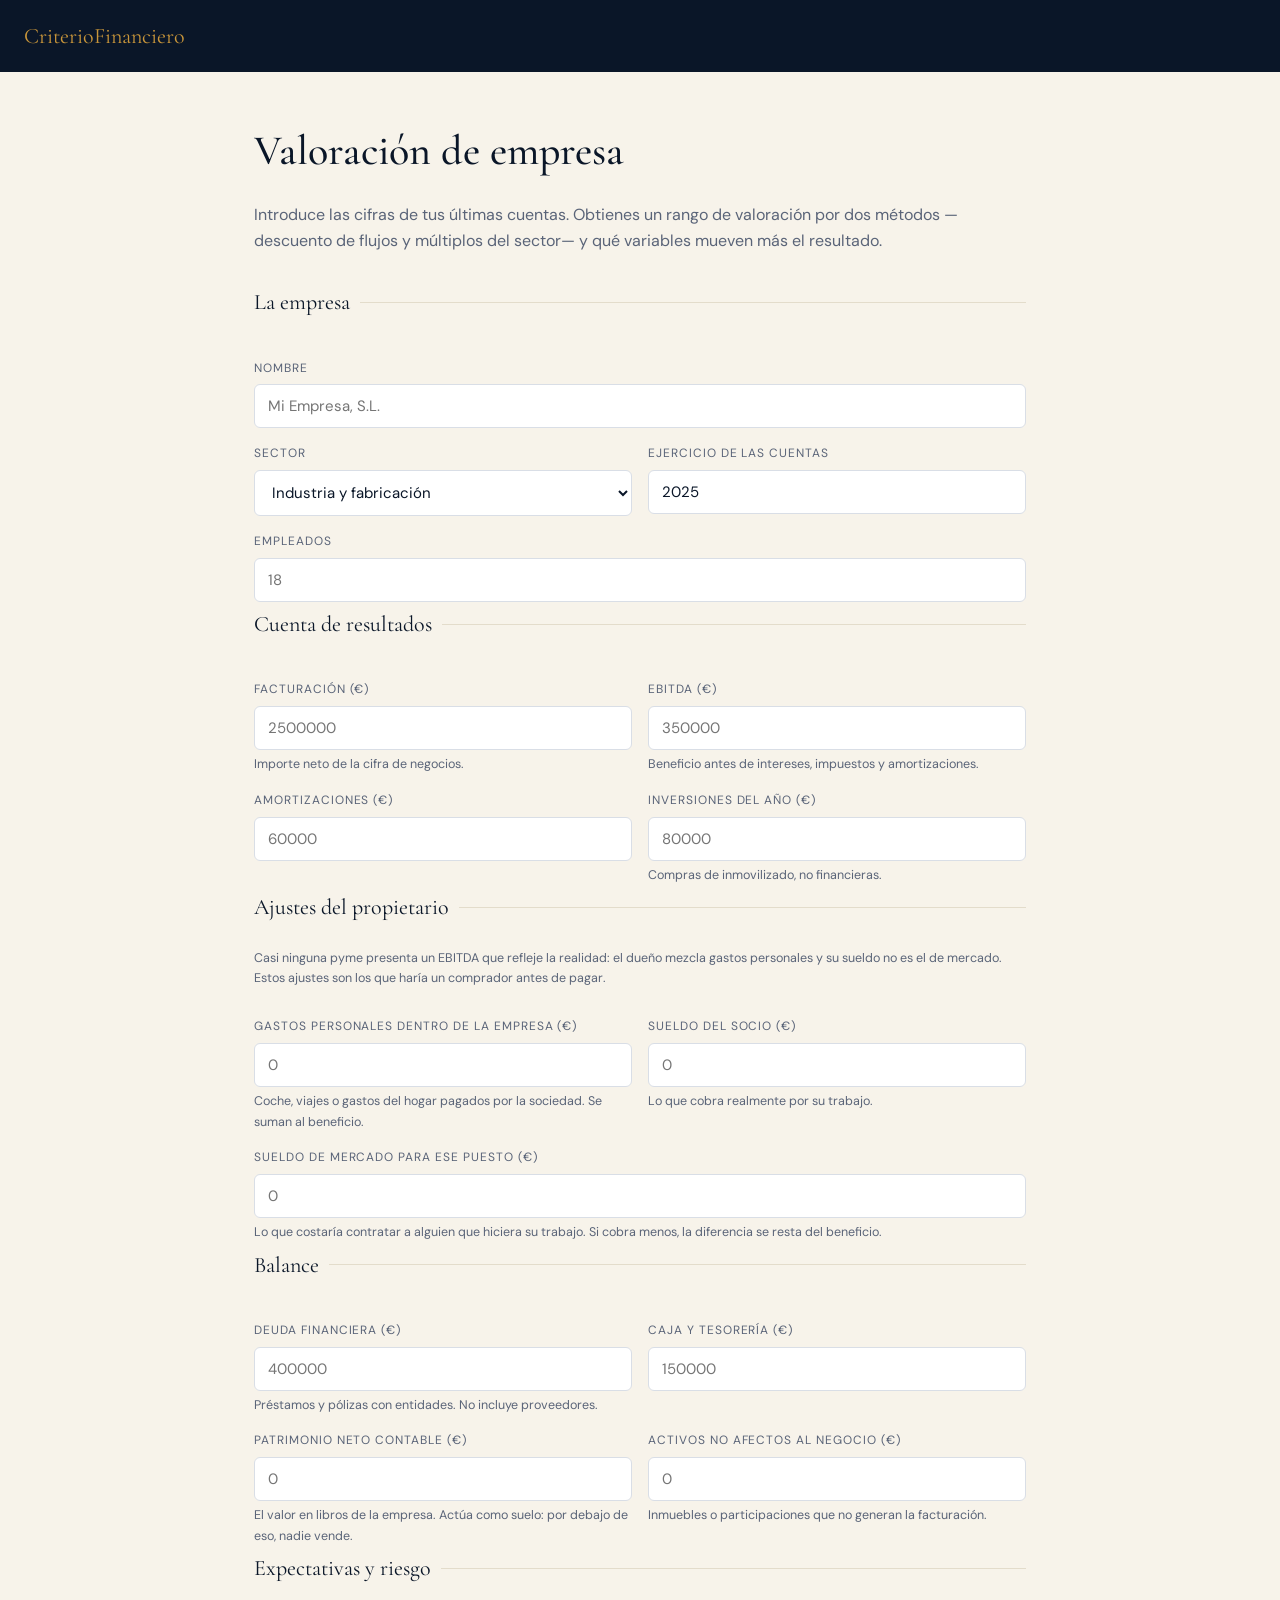
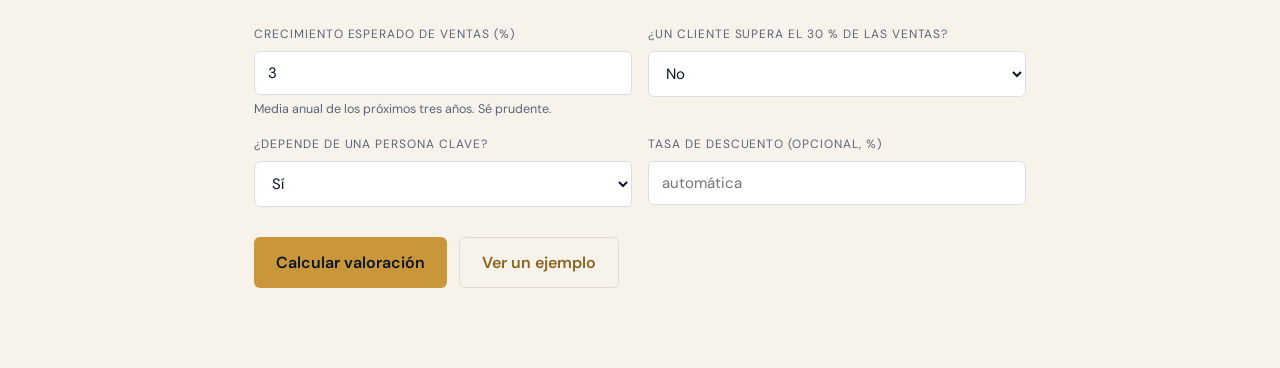
<file: valoracion/index.html>
<!DOCTYPE html>
<html lang="es">
<head>
<meta charset="UTF-8">
<meta name="viewport" content="width=device-width, initial-scale=1.0">
<title>Valoración de empresa · CriterioFinanciero</title>
<meta name="robots" content="noindex">
<link rel="preconnect" href="https://fonts.googleapis.com">
<link href="https://fonts.googleapis.com/css2?family=Cormorant+Garamond:wght@400;500;600&family=DM+Sans:wght@300;400;500&display=swap" rel="stylesheet">
<style>
:root{--navy:#0A1628;--gold:#C9963A;--cream:#F7F3EA;--muted:#5A6478;--linea:#E3DCCB}
*{box-sizing:border-box}
body{margin:0;background:var(--cream);color:var(--navy);font-family:'DM Sans',system-ui,sans-serif;
     line-height:1.65;font-size:16px}
header.barra{background:var(--navy);padding:18px 24px}
header.barra a{color:var(--gold);text-decoration:none;font-family:'Cormorant Garamond',serif;font-size:22px}
main{max-width:820px;margin:0 auto;padding:44px 24px 80px}
h1{font-family:'Cormorant Garamond',serif;font-size:42px;font-weight:500;margin:0 0 8px}
.intro{color:var(--muted);margin-bottom:30px}
fieldset{border:none;border-top:1px solid var(--linea);padding:22px 0 4px;margin:0}
legend{font-family:'Cormorant Garamond',serif;font-size:22px;padding:0 10px 0 0;color:var(--navy)}
label{display:block;font-size:12px;letter-spacing:.08em;text-transform:uppercase;
      color:var(--muted);margin:16px 0 6px}
input,select{width:100%;padding:11px 13px;border:1px solid #D9DEE6;border-radius:6px;
      font-family:inherit;font-size:15px;background:#fff;color:var(--navy)}
.fila{display:grid;grid-template-columns:1fr 1fr;gap:16px}
.ayuda{font-size:12.5px;color:var(--muted);margin-top:4px}
button{background:var(--gold);color:var(--navy);border:none;border-radius:6px;padding:14px 22px;
       font-size:16px;font-weight:600;cursor:pointer;font-family:inherit}
button.sec{background:transparent;color:#8A6420;border:1px solid var(--linea)}
.acciones{display:flex;gap:12px;margin-top:26px;flex-wrap:wrap}
#resultado{display:none;margin-top:34px;background:#fff;border:1px solid var(--linea);
           border-radius:10px;padding:26px 28px}
#resultado h2{font-family:'Cormorant Garamond',serif;font-size:30px;margin:0 0 4px}
.rango{font-family:'Cormorant Garamond',serif;font-size:44px;color:var(--gold);font-weight:600;margin:6px 0}
.sub{color:var(--muted);font-size:14px}
table{border-collapse:collapse;width:100%;margin:20px 0;font-size:14px}
th,td{border:1px solid var(--linea);padding:9px 11px;text-align:right}
th{background:#EFE7D7;text-align:left}
td:first-child,th:first-child{text-align:left}
.aviso{background:#FBF7EC;border-left:3px solid var(--gold);padding:12px 16px;
       font-size:13px;color:#5A4A22;margin-top:18px}
.alerta{background:#FDF2E9;border-left:3px solid #C06B2E;padding:12px 16px;
       font-size:13px;color:#7A4415;margin:16px 0}
.nota{font-size:12px;color:var(--muted);margin-top:14px}
.oferta{background:#FBF7EC;border:1px solid #E8D9B5;border-radius:8px;padding:18px 20px;margin-top:22px}
textarea{font-family:inherit}
@media print{
  header.barra,.acciones,form{display:none!important}
  body{background:#fff}
  #resultado{border:none;padding:0;margin:0}
  @page{size:A4;margin:16mm}
}
</style>
</head>
<body>
<header class="barra"><a href="/">CriterioFinanciero</a></header>
<main>
<h1>Valoración de empresa</h1>
<p class="intro">Introduce las cifras de tus últimas cuentas. Obtienes un rango de valoración por dos
métodos —descuento de flujos y múltiplos del sector— y qué variables mueven más el resultado.</p>

<form id="form">
  <fieldset>
    <legend>La empresa</legend>
    <label for="nombre">Nombre</label>
    <input id="nombre" placeholder="Mi Empresa, S.L." required>
    <div class="fila">
      <div>
        <label for="sector">Sector</label>
        <select id="sector">
          <option value="industria">Industria y fabricación</option>
          <option value="construccion">Construcción e instalaciones</option>
          <option value="comercio">Comercio y distribución</option>
          <option value="tecnologia">Tecnología y software</option>
          <option value="servicios">Servicios profesionales</option>
          <option value="alimentacion">Alimentación</option>
          <option value="transporte">Transporte y logística</option>
          <option value="salud">Salud y clínicas</option>
          <option value="energia">Energía y medio ambiente</option>
          <option value="otro">Otro</option>
        </select>
      </div>
      <div>
        <label for="ejercicio">Ejercicio de las cuentas</label>
        <input id="ejercicio" type="number" min="2015" max="2030" value="2025">
      </div>
    </div>
    <label for="empleados">Empleados</label>
    <input id="empleados" type="number" min="0" placeholder="18">
  </fieldset>

  <fieldset>
    <legend>Cuenta de resultados</legend>
    <div class="fila">
      <div>
        <label for="ventas">Facturación (€)</label>
        <input id="ventas" type="number" min="0" step="1000" placeholder="2500000" required>
        <div class="ayuda">Importe neto de la cifra de negocios.</div>
      </div>
      <div>
        <label for="ebitda">EBITDA (€)</label>
        <input id="ebitda" type="number" step="1000" placeholder="350000" required>
        <div class="ayuda">Beneficio antes de intereses, impuestos y amortizaciones.</div>
      </div>
    </div>
    <div class="fila">
      <div>
        <label for="amort">Amortizaciones (€)</label>
        <input id="amort" type="number" min="0" step="1000" placeholder="60000">
      </div>
      <div>
        <label for="capex">Inversiones del año (€)</label>
        <input id="capex" type="number" min="0" step="1000" placeholder="80000">
        <div class="ayuda">Compras de inmovilizado, no financieras.</div>
      </div>
    </div>
  </fieldset>

  <fieldset>
    <legend>Ajustes del propietario</legend>
    <p class="ayuda" style="margin-top:0">Casi ninguna pyme presenta un EBITDA que refleje la realidad:
      el dueño mezcla gastos personales y su sueldo no es el de mercado. Estos ajustes son los que
      haría un comprador antes de pagar.</p>
    <div class="fila">
      <div>
        <label for="gastosPersonales">Gastos personales dentro de la empresa (€)</label>
        <input id="gastosPersonales" type="number" min="0" step="1000" placeholder="0">
        <div class="ayuda">Coche, viajes o gastos del hogar pagados por la sociedad. Se suman al beneficio.</div>
      </div>
      <div>
        <label for="sueldoSocio">Sueldo del socio (€)</label>
        <input id="sueldoSocio" type="number" min="0" step="1000" placeholder="0">
        <div class="ayuda">Lo que cobra realmente por su trabajo.</div>
      </div>
    </div>
    <label for="sueldoMercado">Sueldo de mercado para ese puesto (€)</label>
    <input id="sueldoMercado" type="number" min="0" step="1000" placeholder="0">
    <div class="ayuda">Lo que costaría contratar a alguien que hiciera su trabajo. Si cobra menos, la
      diferencia se resta del beneficio.</div>
  </fieldset>

  <fieldset>
    <legend>Balance</legend>
    <div class="fila">
      <div>
        <label for="deuda">Deuda financiera (€)</label>
        <input id="deuda" type="number" min="0" step="1000" placeholder="400000">
        <div class="ayuda">Préstamos y pólizas con entidades. No incluye proveedores.</div>
      </div>
      <div>
        <label for="caja">Caja y tesorería (€)</label>
        <input id="caja" type="number" min="0" step="1000" placeholder="150000">
      </div>
    </div>
    <div class="fila">
      <div>
        <label for="patrimonio">Patrimonio neto contable (€)</label>
        <input id="patrimonio" type="number" min="0" step="1000" placeholder="0">
        <div class="ayuda">El valor en libros de la empresa. Actúa como suelo: por debajo de eso, nadie vende.</div>
      </div>
      <div>
        <label for="activos">Activos no afectos al negocio (€)</label>
        <input id="activos" type="number" min="0" step="1000" placeholder="0">
        <div class="ayuda">Inmuebles o participaciones que no generan la facturación.</div>
      </div>
    </div>
  </fieldset>

  <fieldset>
    <legend>Expectativas y riesgo</legend>
    <div class="fila">
      <div>
        <label for="crecimiento">Crecimiento esperado de ventas (%)</label>
        <input id="crecimiento" type="number" min="-20" max="30" step="0.5" value="3">
        <div class="ayuda">Media anual de los próximos tres años. Sé prudente.</div>
      </div>
      <div>
        <label for="concentracion">¿Un cliente supera el 30 % de las ventas?</label>
        <select id="concentracion"><option value="no">No</option><option value="si">Sí</option></select>
      </div>
    </div>
    <div class="fila">
      <div>
        <label for="relevo">¿Depende de una persona clave?</label>
        <select id="relevo"><option value="si">Sí</option><option value="no">No</option></select>
      </div>
      <div>
        <label for="wacc">Tasa de descuento (opcional, %)</label>
        <input id="wacc" type="number" min="5" max="25" step="0.1" placeholder="automática">
      </div>
    </div>
  </fieldset>

  <div class="acciones">
    <button type="submit">Calcular valoración</button>
    <button type="button" class="sec" onclick="ejemplo()">Ver un ejemplo</button>
  </div>
</form>


</div>

<div id="resultado"></div>
<div id="solicitud" style="display:none;margin-top:26px;background:#fff;border:1px solid var(--linea);
     border-radius:10px;padding:24px 26px">
  <h2 style="font-family:'Cormorant Garamond',serif;font-size:26px;margin:0 0 6px">
    Pedir el informe completo</h2>
  <p style="font-size:.9rem;color:var(--muted);margin:0 0 18px">
    Déjame tus datos y te escribo con el importe y la forma de pago. Primero lo confirmas conmigo.</p>
  <form name="valoracion-pyme" method="POST" action="/gracias/" data-netlify="true"
        netlify-honeypot="bot-field">
    <input type="hidden" name="form-name" value="valoracion-pyme">
    <p hidden><label>No rellenar <input name="bot-field"></label></p>
    <div class="fila">
      <div><label for="s_nombre">Tu nombre</label><input id="s_nombre" name="nombre" required placeholder="Nombre y apellidos"></div>
      <div><label for="s_email">Tu email</label><input id="s_email" type="email" name="email" required placeholder="para enviarte el informe"></div>
    </div>
    <div class="fila">
      <div><label for="s_telefono">Teléfono (opcional)</label><input id="s_telefono" name="telefono" placeholder="600 000 000"></div>
      <div><label for="s_empresa">Empresa</label><input id="s_empresa" name="empresa" placeholder="Nombre de la sociedad"></div>
    </div>
    <label for="s_notas">¿Para qué necesitas la valoración? (opcional)</label>
    <textarea id="s_notas" name="notas" rows="3" style="width:100%;padding:11px 13px;border:1px solid #D9DEE6;border-radius:6px;font-family:inherit;font-size:15px" placeholder="Venta de la empresa, entrada de un socio, sucesión..."></textarea>
    <input type="hidden" name="d_nombre" id="d_nombre">
    <input type="hidden" name="d_sector" id="d_sector">
    <input type="hidden" name="d_ejercicio" id="d_ejercicio">
    <input type="hidden" name="d_empleados" id="d_empleados">
    <input type="hidden" name="d_ventas" id="d_ventas">
    <input type="hidden" name="d_ebitda" id="d_ebitda">
    <input type="hidden" name="d_amort" id="d_amort">
    <input type="hidden" name="d_capex" id="d_capex">
    <input type="hidden" name="d_gastosPersonales" id="d_gastosPersonales">
    <input type="hidden" name="d_sueldoSocio" id="d_sueldoSocio">
    <input type="hidden" name="d_sueldoMercado" id="d_sueldoMercado">
    <input type="hidden" name="d_deuda" id="d_deuda">
    <input type="hidden" name="d_caja" id="d_caja">
    <input type="hidden" name="d_patrimonio" id="d_patrimonio">
    <input type="hidden" name="d_activos" id="d_activos">
    <input type="hidden" name="d_crecimiento" id="d_crecimiento">
    <input type="hidden" name="d_concentracion" id="d_concentracion">
    <input type="hidden" name="d_relevo" id="d_relevo">
    <label style="display:flex;gap:10px;align-items:flex-start;text-transform:none;letter-spacing:0;font-size:13px;line-height:1.55;color:#3A4459;margin:16px 0">
      <input type="checkbox" name="condiciones" value="aceptado" required style="width:17px;height:17px;margin:2px 0 0">
      <span>Entiendo que es una estimación orientativa con los datos que aporto, no una tasación
      pericial, y acepto la <a href="/privacidad/" style="color:#8A6420">política de privacidad</a>.</span>
    </label>
    <button type="submit" style="width:100%">Enviar la solicitud</button>
  </form>

<script>
const MULTIPLOS = {
  industria:[7,9], construccion:[6,8], comercio:[8,10], tecnologia:[10,14],
  servicios:[8,11], alimentacion:[9,12], transporte:[6,8], salud:[10,13],
  energia:[6,8], otro:[7,9]
};
const MULTIPLOS_MICRO = [3, 4];   // sobre beneficio disponible del dueño
const NOMBRES = {
  industria:'Industria y fabricación', construccion:'Construcción e instalaciones',
  comercio:'Comercio y distribución', tecnologia:'Tecnología y software',
  servicios:'Servicios profesionales', alimentacion:'Alimentación',
  transporte:'Transporte y logística', salud:'Salud y clínicas',
  energia:'Energía y medio ambiente', otro:'Otro'
};
const RF = 3.3, PRIMA_PYME = 6.0, PRIMA_CLIENTE = 1.5, PRIMA_PERSONA = 1.0, G_TERMINAL = 1.5;
const UMBRAL_MICRO = 1000000;

const n = id => parseFloat(document.getElementById(id).value.replace(',', '.')) || 0;
const euros = v => new Intl.NumberFormat('es-ES', {maximumFractionDigits:0}).format(Math.round(v)) + ' €';

function calcular() {
  const ventas = n('ventas'), ebitdaBruto = n('ebitda'), amort = n('amort'), capex = n('capex');
  const deuda = n('deuda'), caja = n('caja'), activos = n('activos'), patrimonio = n('patrimonio');
  const gastosPersonales = n('gastosPersonales'), sueldoSocio = n('sueldoSocio'), sueldoMercado = n('sueldoMercado');
  const crecimiento = Math.min(20, Math.max(-10, n('crecimiento')));
  const sector = document.getElementById('sector').value;
  const concentracion = document.getElementById('concentracion').value === 'si';
  const relevo = document.getElementById('relevo').value === 'si';
  const waccManual = n('wacc');

  // 1. normalización del beneficio
  const ajusteSueldo = sueldoSocio - sueldoMercado;   // si cobra menos, resta
  const ebitdaNormalizado = ebitdaBruto + gastosPersonales + ajusteSueldo;
  const ebitda = Math.max(0, ebitdaNormalizado);

  const micro = ventas < UMBRAL_MICRO;
  const deudaNeta = deuda - caja;

  // 2. tasa de descuento
  let wacc = waccManual > 0 ? waccManual
           : RF + PRIMA_PYME + (concentracion ? PRIMA_CLIENTE : 0) + (relevo ? PRIMA_PERSONA : 0);
  const waccDecimal = wacc / 100, g = G_TERMINAL / 100;

  // 3. descuento de flujos (no se usa en micro)
  const impuesto = Math.max(0, ebitda - amort) * 0.25;
  const fcf = Math.max(0, ebitda - capex - impuesto);
  const filas = [];
  let flujo = fcf, pv = 0;
  for (let anio = 1; anio <= 5; anio++) {
    const tasa = crecimiento / 100 + (g - crecimiento / 100) * (anio - 1) / 4;
    flujo = flujo * (1 + tasa);
    const factor = 1 / Math.pow(1 + waccDecimal, anio);
    filas.push({anio, tasa, flujo, factor, actual: flujo * factor});
    pv += flujo * factor;
  }
  const terminal = flujo * (1 + g) / (waccDecimal - g);
  const pvTerminal = terminal / Math.pow(1 + waccDecimal, 5);
  const ev = pv + pvTerminal;
  const capitalDCF = ev - deudaNeta + activos;

  // 4. múltiplos del sector
  const [mMin, mMax] = micro ? MULTIPLOS_MICRO : MULTIPLOS[sector];
  const multMin = ebitda * mMin - deudaNeta + activos;
  const multMax = ebitda * mMax - deudaNeta + activos;

  // 5. rango: en micro solo múltiplos; en el resto, ambos métodos
  let bajo = micro ? multMin : Math.min(capitalDCF, multMin);
  let alto = micro ? multMax : Math.max(capitalDCF, multMax);
  bajo = Math.max(0, bajo); alto = Math.max(0, alto);

  // 6. suelo por patrimonio contable
  const suelo = patrimonio + activos;
  let sueloAplicado = false;
  if (suelo > 0 && bajo < suelo) { bajo = suelo; sueloAplicado = true; }
  if (alto < bajo) alto = bajo;

  const desvio = alto > 0 ? (alto - bajo) / alto * 100 : 0;

  return {ventas, ebitdaBruto, gastosPersonales, ajusteSueldo, ebitda, amort, capex, impuesto, fcf,
          wacc, crecimiento, sector, micro, concentracion, relevo, filas, pv, terminal, pvTerminal,
          ev, deudaNeta, activos, patrimonio, capitalDCF, multMin, multMax, mMin, mMax,
          bajo, alto, suelo, sueloAplicado, desvio,
          margen: ventas ? ebitda / ventas * 100 : 0};
}

function pintar() {
  const r = calcular();
  const nombre = document.getElementById('nombre').value || 'Tu empresa';

  const alertas = [
    r.micro ? `<div class="alerta"><strong>Empresa pequeña (menos de 1 millón de facturación).</strong>
      En este tamaño el negocio depende del dueño y el descuento de flujos a perpetuidad no es fiable.
      La valoración usa múltiplos del beneficio disponible para el dueño (3× – 4×).</div>` : '',
    r.sueloAplicado ? `<div class="alerta"><strong>Se ha aplicado el suelo del patrimonio.</strong>
      Los métodos de beneficio dan menos que los ${euros(r.suelo)} de patrimonio contable más activos
      no afectos, que es el mínimo al que se vendería.</div>` : ''
  ].join('');

  document.getElementById('resultado').innerHTML = `
    <h2>${nombre}</h2>
    <div class="sub">${NOMBRES[r.sector]} · ${euros(r.ventas)} de facturación ·
      margen sobre beneficio normalizado ${r.margen.toFixed(1)} %</div>
    <div class="rango">${euros(r.bajo)} – ${euros(r.alto)}</div>
    <div class="sub">Rango estimado del 100 % del capital. Los dos métodos difieren un ${r.desvio.toFixed(0)} %.</div>

    ${alertas}

    <table>
      <tr><th>Método</th><th>Valor</th><th>Base</th></tr>
      ${r.micro ? '' : `<tr><td>Descuento de flujos</td><td>${euros(r.capitalDCF)}</td>
        <td>WACC ${r.wacc.toFixed(1)} %</td></tr>`}
      <tr><td>Múltiplos${r.micro ? ' del beneficio' : ' del sector'}</td>
          <td>${euros(r.multMin)} – ${euros(r.multMax)}</td>
          <td>${r.mMin}× – ${r.mMax}× sobre ${euros(r.ebitda)}</td></tr>
    </table>

    <div class="oferta">
      <div style="font-size:.72rem;letter-spacing:.12em;text-transform:uppercase;color:#8A6420;font-weight:600">
        Informe completo · 199 €</div>
      <p style="margin:.6rem 0 .8rem;font-size:.92rem">El rango es la conclusión. El informe explica
      por qué:</p>
      <ul style="margin:0 0 1rem;padding-left:18px;font-size:.9rem">
        <li>De dónde sale el beneficio: ajustes al EBITDA y al sueldo del socio</li>
        <li>Proyección a cinco años, valor terminal y tasa de descuento aplicada</li>
        <li>Contraste entre los dos métodos y por qué difieren</li>
        <li>Qué palancas suben tu valoración y cuáles la frenan</li>
        <li>PDF con nota metodológica y legal</li>
      </ul>
      <button type="button" onclick="mostrarSolicitud()">Solicitar el informe — 199 €</button>
      <p style="font-size:.75rem;color:var(--muted);margin:.7rem 0 0">
        Recibirás el informe en 24-48 horas desde la confirmación del pago.</p>
    </div>
  `;
  document.getElementById('resultado').style.display = 'block';
  document.getElementById('resultado').scrollIntoView({behavior:'smooth'});
  volcarDatos();
}

function volcarDatos() {
  const campos = ['nombre','sector','ejercicio','empleados','ventas','ebitda','amort','capex',
                  'gastosPersonales','sueldoSocio','sueldoMercado','deuda','caja','patrimonio',
                  'activos','crecimiento','concentracion','relevo'];
  for (const c of campos) {
    const destino = document.getElementById('d_' + c);
    const origen = document.getElementById(c);
    if (destino) destino.value = origen ? origen.value : '';
  }
}

function mostrarSolicitud() {
  volcarDatos();
  const f = document.getElementById('solicitud');
  f.style.display = 'block';
  f.scrollIntoView({behavior:'smooth'});
}

function ejemplo() {
  const datos = {nombre:'Talleres Ejemplo, S.L.', sector:'industria', ventas:2500000, ebitda:350000,
    amort:60000, capex:80000, deuda:400000, caja:150000, activos:0, patrimonio:900000,
    crecimiento:3, concentracion:'no', relevo:'si',
    gastosPersonales:30000, sueldoSocio:45000, sueldoMercado:60000};
  for (const [k, v] of Object.entries(datos)) {
    const campo = document.getElementById(k);
    if (campo) campo.value = v;
  }
  pintar();
}

document.getElementById('form').addEventListener('submit', e => { e.preventDefault(); pintar(); });
</script>
</body>
</html>
</file>
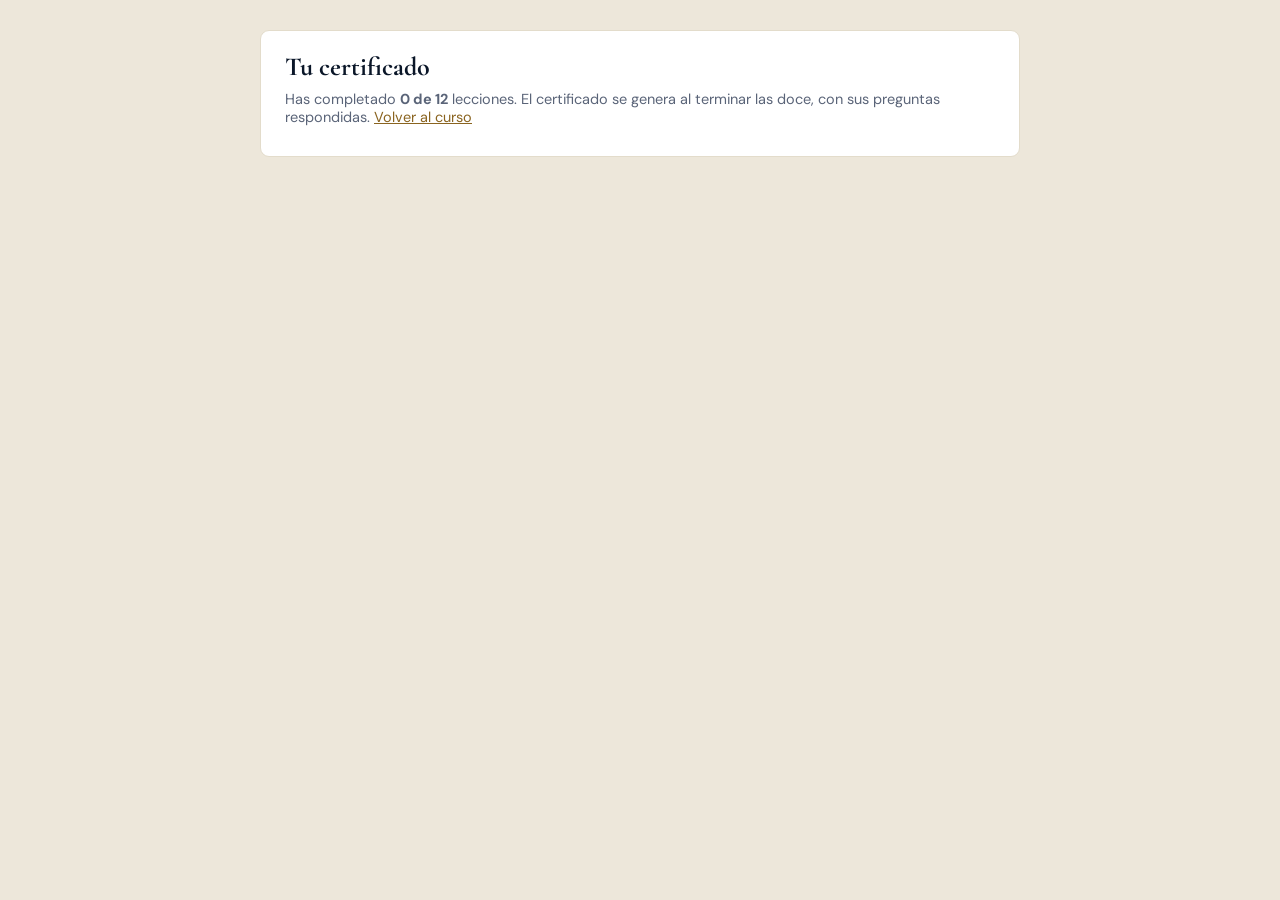
<file: curso/certificado.html>
<!DOCTYPE html>
<html lang="es">
<head>
<meta charset="UTF-8">
<meta name="viewport" content="width=device-width, initial-scale=1.0">
<title>Certificado · Curso de valoración de empresas</title>
<meta name="robots" content="noindex">
<link href="https://fonts.googleapis.com/css2?family=Cormorant+Garamond:wght@400;500;600;700&family=DM+Sans:wght@300;400;500&display=swap" rel="stylesheet">
<style>
:root{--navy:#0A1628;--gold:#C9963A;--cream:#F7F3EA;--muted:#5A6478}
*{box-sizing:border-box;margin:0;padding:0}
body{background:#EDE7DA;font-family:'DM Sans',system-ui,sans-serif;color:var(--navy);
     padding:30px 20px 60px}
.aviso{max-width:760px;margin:0 auto 24px;background:#fff;border:1px solid #E3DCCB;
       border-radius:9px;padding:20px 24px;font-size:14.5px}
.aviso h1{font-family:'Cormorant Garamond',serif;font-size:26px;margin-bottom:8px}
.aviso p{color:var(--muted);margin-bottom:10px}
.aviso input{padding:10px 12px;border:1px solid #D9DEE6;border-radius:6px;font-family:inherit;
             font-size:15px;width:100%;max-width:340px}
.aviso button{background:var(--gold);color:var(--navy);border:none;border-radius:6px;
              padding:11px 20px;font-size:15px;font-weight:600;cursor:pointer;
              font-family:inherit;margin-top:10px}
.a4{width:1123px;min-height:794px;margin:0 auto;background:var(--cream);position:relative;
    border:1px solid #D8CFB9;box-shadow:0 18px 50px rgba(10,22,40,.18);padding:70px 84px;
    display:none}
.a4.visible{display:block}
.a4::before{content:'';position:absolute;inset:26px;border:2px solid var(--gold);opacity:.55;
            pointer-events:none}
.a4::after{content:'';position:absolute;inset:34px;border:1px solid rgba(201,150,58,.35);
           pointer-events:none}
.marca{font-family:'Cormorant Garamond',serif;font-size:22px;color:var(--gold);letter-spacing:.06em}
.marca span{color:var(--navy)}
.cabecera{display:flex;justify-content:space-between;align-items:flex-start;margin-bottom:44px}
.codigo{font-size:11px;color:var(--muted);letter-spacing:.1em;text-transform:uppercase;
        text-align:right}
h2{font-family:'Cormorant Garamond',serif;font-size:16px;letter-spacing:.34em;
   text-transform:uppercase;color:var(--muted);font-weight:500;text-align:center;margin-bottom:26px}
.nombre{font-family:'Cormorant Garamond',serif;font-size:62px;text-align:center;line-height:1.1;
        margin-bottom:30px;font-weight:600}
.texto{text-align:center;font-size:16px;color:#3A4459;max-width:700px;margin:0 auto 8px;
       line-height:1.75}
.texto strong{color:var(--navy)}
.titulo-curso{font-family:'Cormorant Garamond',serif;font-size:34px;text-align:center;
              color:var(--navy);margin:18px 0 10px;font-weight:500}
.detalle{text-align:center;font-size:13.5px;color:var(--muted);margin-bottom:46px}
.pie{display:flex;justify-content:space-between;align-items:flex-end;margin-top:auto;
     position:absolute;left:84px;right:84px;bottom:74px}
.firma{text-align:center}
.firma .linea{width:250px;height:1px;background:#B9AC8C;margin-bottom:8px}
.firma .quien{font-family:'Cormorant Garamond',serif;font-size:20px}
.firma .cargo{font-size:12px;color:var(--muted)}
.sello{width:126px;height:126px;border:2px solid var(--gold);border-radius:50%;
       display:flex;flex-direction:column;align-items:center;justify-content:center;
       color:var(--gold);text-align:center;transform:rotate(-6deg)}
.sello .grande{font-family:'Cormorant Garamond',serif;font-size:26px;line-height:1}
.sello .peq{font-size:8.5px;letter-spacing:.14em;text-transform:uppercase;margin-top:4px}
.fecha{text-align:center;font-size:13px;color:var(--muted)}
@media print{
  body{background:#fff;padding:0}
  .aviso{display:none}
  .a4{border:none;box-shadow:none;margin:0;width:auto;min-height:auto}
  @page{size:A4 landscape;margin:0}
}
</style>
</head>
<body>

<div class="aviso" id="aviso">
  <h1>Tu certificado</h1>
  <p id="estado">Comprobando tu progreso…</p>
  <div id="formulario" style="display:none">
    <label for="nombre" style="font-size:12px;letter-spacing:.08em;text-transform:uppercase;
           color:var(--muted)">Tu nombre, como quieres que aparezca</label>
    <div style="margin-top:6px"><input id="nombre" placeholder="Nombre y apellidos"></div>
    <button onclick="generar()">Generar el certificado</button>
  </div>
  <div id="acciones" style="display:none;margin-top:12px">
    <button onclick="window.print()">Descargar en PDF</button>
  </div>
</div>

<div class="a4" id="certificado">
  <div class="cabecera">
    <div class="marca">Criterio<span>Financiero</span></div>
    <div class="codigo" id="codigo"></div>
  </div>

  <h2>Certificado de finalización</h2>
  <div class="nombre" id="c_nombre">—</div>

  <p class="texto">ha completado el curso</p>
  <div class="titulo-curso">Cómo valorar una empresa</div>
  <p class="detalle">Doce lecciones · 82 preguntas de control · 11 ejercicios interactivos</p>

  <p class="texto">Un programa sobre los fundamentos, los métodos y las trampas de la valoración
    de empresas: del beneficio a la caja, el descuento de flujos, los múltiplos, la normalización
    del resultado y la detección de valoraciones infladas.</p>

  <div class="pie">
    <div class="fecha" id="c_fecha"></div>
    <div class="firma">
      <div class="linea"></div>
      <div class="quien">Sebastián Prat</div>
      <div class="cargo">Economista · Titulado EFPA nº 35094</div>
    </div>
    <div class="sello">
      <div class="grande">12/12</div>
      <div class="peq">Curso completado</div>
    </div>
  </div>
</div>

<script src="datos.js"></script>
<script>
const TOTAL = CURSO.lecciones.length;

function progreso() {
  const hechas = [];
  for (let i = 1; i <= TOTAL; i++) {
    try {
      if (localStorage.getItem('curso_l' + i)) hechas.push(i);
    } catch (e) {}
  }
  return hechas;
}

const hechas = progreso();
const estado = document.getElementById('estado');

if (hechas.length < TOTAL) {
  estado.innerHTML = `Has completado <strong>${hechas.length} de ${TOTAL}</strong> lecciones. ` +
    `El certificado se genera al terminar las doce, con sus preguntas respondidas. ` +
    `<a href="lecciones.html" style="color:#8A6420">Volver al curso</a>`;
} else {
  estado.textContent = 'Has completado las doce lecciones. Escribe tu nombre y genera el certificado.';
  document.getElementById('formulario').style.display = 'block';
  document.getElementById('nombre').focus();
  document.getElementById('nombre').addEventListener('keydown', e => {
    if (e.key === 'Enter') generar();
  });
}

function generar() {
  const nombre = document.getElementById('nombre').value.trim();
  if (nombre.length < 3) {
    document.getElementById('nombre').style.borderColor = '#B4462F';
    return;
  }

  const fecha = new Date();
  const texto = fecha.toLocaleDateString('es-ES', {day: 'numeric', month: 'long', year: 'numeric'});

  document.getElementById('c_nombre').textContent = nombre;
  document.getElementById('c_fecha').textContent = texto;
  document.getElementById('codigo').textContent = 'Ref. ' + codigo(nombre + texto);
  document.getElementById('certificado').classList.add('visible');
  document.getElementById('formulario').style.display = 'none';
  document.getElementById('acciones').style.display = 'block';
  document.getElementById('aviso').scrollIntoView({behavior: 'smooth'});
  window.scrollTo({top: 0, behavior: 'smooth'});
  document.getElementById('certificado').scrollIntoView({behavior: 'smooth', block: 'center'});
}

// referencia corta y estable: nombre + fecha
function codigo(texto) {
  let h = 0;
  for (let i = 0; i < texto.length; i++) {
    h = (h * 31 + texto.charCodeAt(i)) >>> 0;
  }
  return h.toString(36).toUpperCase().padStart(7, '0').slice(0, 7);
}
</script>
</body>
</html>
</file>
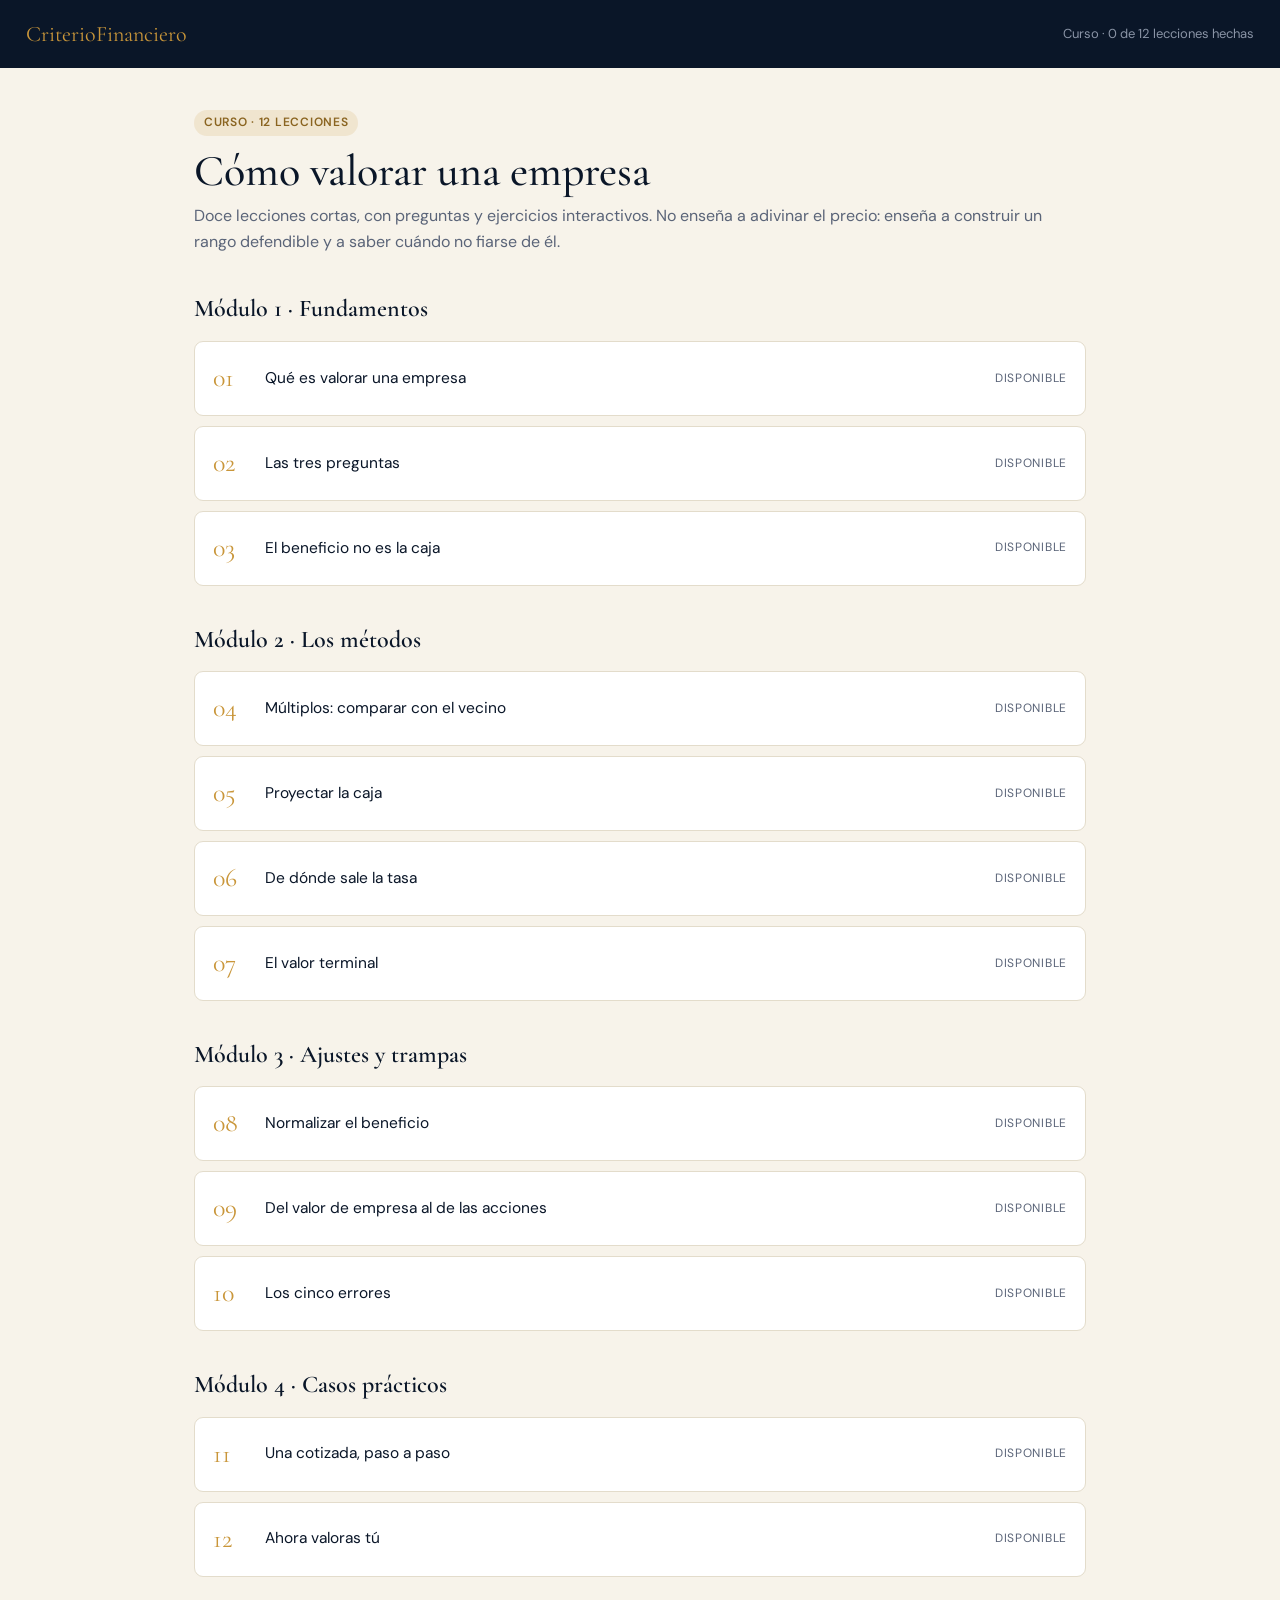
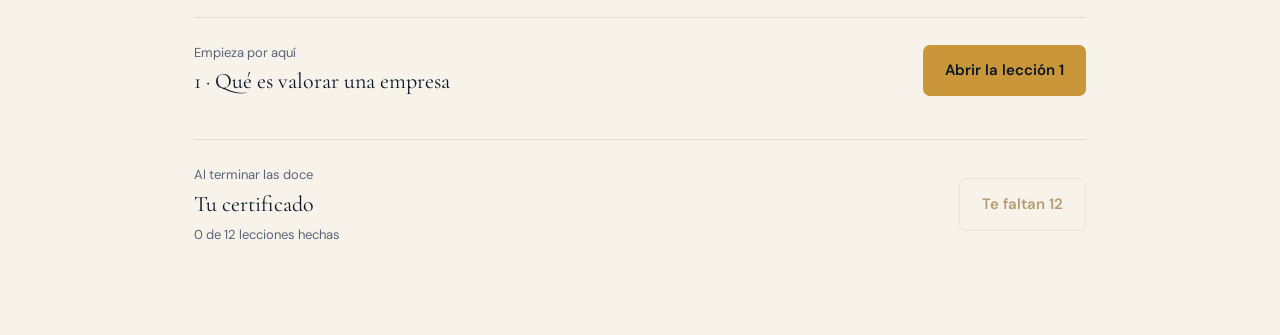
<file: curso/lecciones.html>
<!DOCTYPE html>
<html lang="es">
<head>
<meta charset="UTF-8">
<meta name="viewport" content="width=device-width, initial-scale=1.0">
<title>Curso: cómo valorar una empresa · CriterioFinanciero</title>
<meta name="robots" content="noindex">
<link rel="preconnect" href="https://fonts.googleapis.com">
<link href="https://fonts.googleapis.com/css2?family=Cormorant+Garamond:wght@400;500;600&family=DM+Sans:wght@300;400;500&display=swap" rel="stylesheet">
<link rel="stylesheet" href="curso.css">
</head>
<body>
<header>
  <a class="marca" href="/">CriterioFinanciero</a>
  <div class="progreso" id="progreso">Curso</div>
</header>

<main>
  <div class="insignia">Curso · 12 lecciones</div>
  <h1>Cómo valorar una empresa</h1>
  <p class="sub">Doce lecciones cortas, con preguntas y ejercicios interactivos. No enseña a
    adivinar el precio: enseña a construir un rango defendible y a saber cuándo no fiarse de él.</p>

  <div id="modulos"></div>

  <div class="siguiente">
    <div>
      <div style="font-size:13px;color:var(--muted)">Empieza por aquí</div>
      <div style="font-family:'Cormorant Garamond',serif;font-size:22px">1 · Qué es valorar una empresa</div>
    </div>
    <a class="accion" href="leccion.html?l=1">Abrir la lección 1</a>
  </div>

  <div class="siguiente" id="certificado">
    <div>
      <div style="font-size:13px;color:var(--muted)">Al terminar las doce</div>
      <div style="font-family:'Cormorant Garamond',serif;font-size:22px">Tu certificado</div>
      <div style="font-size:13px;color:var(--muted);margin-top:2px" id="cert_texto"></div>
    </div>
    <a class="accion sec" href="certificado.html" id="cert_boton">Ver el certificado</a>
  </div>

</main>

<script src="datos.js"></script>
<script>
  const modulos = {};
  CURSO.lecciones.forEach(l => {
    (modulos[l.modulo] = modulos[l.modulo] || []).push(l);
  });

  let hechas = 0;
  const html = Object.entries(modulos).map(([nombre, lecciones]) => {
    const items = lecciones.map(l => {
      let previo = null;
      try { previo = JSON.parse(localStorage.getItem('curso_l' + l.numero) || 'null'); } catch (e) {}
      if (previo) hechas++;
      const estado = previo ? `hecha · ${previo.nota}/${previo.total}`
        : l.publicada ? 'disponible' : 'en preparación';
      const clase = `item${previo ? ' hecho' : ''}${l.publicada ? '' : ' bloqueado'}`;
      const destino = l.publicada ? `leccion.html?l=${l.numero}` : '#';
      return `<a class="${clase}" href="${destino}">
        <div class="num">${String(l.numero).padStart(2, '0')}</div>
        <div class="tit">${l.tituloCorto}</div>
        <div class="estado">${estado}</div>
      </a>`;
    }).join('');
    return `<div class="modulo"><h3>${nombre}</h3><div class="lista">${items}</div></div>`;
  }).join('');

  document.getElementById('modulos').innerHTML = html;
  
  const total = CURSO.lecciones.length;
  let completas = 0;
  for (let i = 1; i <= total; i++) {
    try { if (localStorage.getItem('curso_l' + i)) completas++; } catch (e) {}
  }
  document.getElementById('cert_texto').textContent =
    completas === total ? 'Completado: ya puedes descargarlo' :
    completas + ' de ' + total + ' lecciones hechas';
  if (completas < total) {
    document.getElementById('cert_boton').textContent = 'Te faltan ' + (total - completas);
    document.getElementById('cert_boton').style.opacity = '.6';
  }
  document.getElementById('progreso').textContent =
    `Curso · ${hechas} de ${CURSO.lecciones.length} lecciones hechas`;
</script>
</body>
</html>
</file>
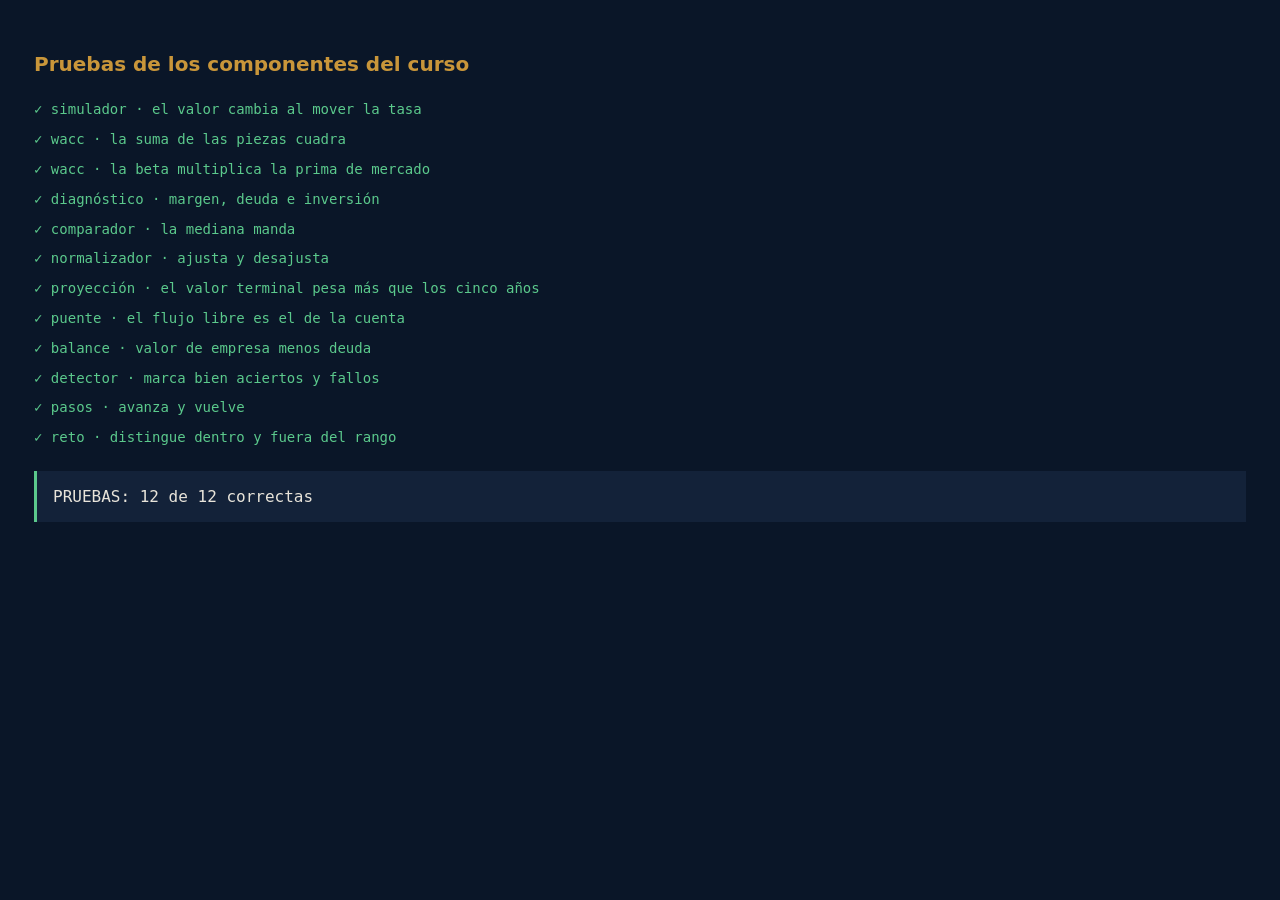
<file: curso/pruebas.html>
<!DOCTYPE html>
<html lang="es">
<head>
<meta charset="UTF-8">
<meta name="robots" content="noindex">
<title>Pruebas de los componentes · Curso</title>
<style>
body{font-family:ui-monospace,Consolas,monospace;background:#0A1628;color:#E8E4DA;
     padding:26px;font-size:14px;line-height:1.7}
h1{font-family:system-ui;font-size:20px;color:#C9963A;margin-bottom:14px}
.fila{padding:3px 0}
.ok{color:#5BC98C}.mal{color:#E06B5B}
#resumen{margin-top:18px;padding:12px 16px;border-left:3px solid #C9963A;background:#132239;
         font-size:16px}
#caja{position:absolute;left:-9999px;top:0;width:900px}
</style>
</head>
<body>
<h1>Pruebas de los componentes del curso</h1>
<div id="salida"></div>
<div id="resumen">ejecutando…</div>
<div id="caja"></div>

<script src="curso.js"></script>
<script>
const aEuros = v => new Intl.NumberFormat('es-ES', {maximumFractionDigits: 0}).format(Math.round(v)) + ' €';
const contenedor = () => {
  const c = document.createElement('div');
  document.getElementById('caja').innerHTML = '';
  document.getElementById('caja').appendChild(c);
  return c;
};
const aNum = texto => Number(String(texto).replace(/[^\d,-]/g, '').replace(/\./g, '').replace(',', '.'));

const PRUEBAS = [
  {
    nombre: 'simulador · el valor cambia al mover la tasa',
    async fn() {
      const c = contenedor();
      componenteSimulador(c, {ebitda: 350000, crecimiento: 3, wacc: 10.3, g: 1.5});
      const alto = aNum(document.getElementById('valor').textContent);
      const s = document.getElementById('s_wacc');
      s.value = 14;
      s.dispatchEvent(new Event('input'));
      const bajo = aNum(document.getElementById('valor').textContent);
      if (!(alto > bajo)) return `esperaba que bajara: ${alto} -> ${bajo}`;
      const nota = document.getElementById('nota').textContent;
      if (!nota.includes('menos')) return `la nota no avisa de la caída: ${nota}`;
      return true;
    }
  },
  {
    nombre: 'wacc · la suma de las piezas cuadra',
    async fn() {
      const c = contenedor();
      componenteWacc(c, {rf: 3.3, prima: 5.5, beta: 1.0, tamano: 2.0});
      const total = aNum(document.getElementById('wacc_total').textContent);
      const esperado = 3.3 + 5.5 * 1.0 + 2.0;
      return Math.abs(total - esperado) < 0.15 ? true : `esperaba ${esperado}, salió ${total}`;
    }
  },
  {
    nombre: 'wacc · la beta multiplica la prima de mercado',
    async fn() {
      const c = contenedor();
      componenteWacc(c, {rf: 3.3, prima: 5.5, beta: 1.0, tamano: 2.0});
      const beta = document.getElementById('w_beta');
      beta.value = 1.5;
      beta.dispatchEvent(new Event('input'));
      const total = aNum(document.getElementById('wacc_total').textContent);
      const esperado = 3.3 + 5.5 * 1.5 + 2.0;
      return Math.abs(total - esperado) < 0.15 ? true : `esperado ${esperado}, salió ${total}`;
    }
  },
  {
    nombre: 'diagnóstico · margen, deuda e inversión',
    async fn() {
      const c = contenedor();
      componenteDiagnostico(c, {ventas: 2500000, ebitda: 350000, deuda: 400000, caja: 150000, capex: 80000});
      const tarjetas = document.querySelectorAll('.veredicto');
      if (tarjetas.length !== 3) return `esperaba 3 veredictos, hay ${tarjetas.length}`;
      const margen = tarjetas[0].querySelector('.valor').textContent;
      if (!margen.includes('14,0')) return `margen inesperado: ${margen}`;
      const deuda = tarjetas[1].querySelector('.valor').textContent;
      if (!deuda.includes('0,7')) return `deuda inesperada: ${deuda}`;
      return true;
    }
  },
  {
    nombre: 'comparador · la mediana manda',
    async fn() {
      const c = contenedor();
      componenteComparador(c, {
        ebitda: 1200000, deudaNeta: 400000,
        pares: [
          {nombre: 'A', multiple: 7.2, incluido: true, nota: ''},
          {nombre: 'B', multiple: 6.8, incluido: true, nota: ''},
          {nombre: 'C', multiple: 18.4, incluido: false, nota: ''}
        ]
      });
      let valor = aNum(document.getElementById('c_valor').textContent);
      const esperado = 1200000 * 7.0 - 400000;
      if (Math.abs(valor - esperado) > 1) return `con dos pares esperaba ${esperado}, salió ${valor}`;
      const tercero = document.querySelector('input[data-i="2"]');
      tercero.checked = true;
      tercero.dispatchEvent(new Event('change'));
      valor = aNum(document.getElementById('c_valor').textContent);
      const nuevo = 1200000 * 7.2 - 400000;
      return Math.abs(valor - nuevo) < 1000 ? true : `al añadir el tercero esperaba ~${nuevo}, salió ${valor}`;
    }
  },
  {
    nombre: 'normalizador · ajusta y desajusta',
    async fn() {
      const c = contenedor();
      componenteNormalizador(c, {
        ebitda: 350000,
        partidas: [
          {concepto: 'Gastos personales', explicacion: '', importe: 12000, signo: 1, ajustar: true},
          {concepto: 'Sueldo bajo', explicacion: '', importe: 18000, signo: -1, ajustar: true},
          {concepto: 'Subvención', explicacion: '', importe: 30000, signo: -1, ajustar: false}
        ]
      });
      const con = aNum(document.getElementById('n_valor').textContent);
      if (con !== 344000) return `esperaba 344.000, salió ${con}`;
      const subvencion = document.querySelector('input[data-i="2"]');
      subvencion.checked = true;
      subvencion.dispatchEvent(new Event('change'));
      const sin = aNum(document.getElementById('n_valor').textContent);
      return sin === 314000 ? true : `al marcar la subvención esperaba 314.000, salió ${sin}`;
    }
  },
  {
    nombre: 'proyección · el valor terminal pesa más que los cinco años',
    async fn() {
      const c = contenedor();
      componenteProyeccion(c, {ebitda: 350000, crecimientos: [6,5,4,3,2], wacc: 10.3, g: 1.5});
      const nota = document.getElementById('p_nota').textContent;
      const peso = Number(nota.match(/\((\d+) %\)/)[1]);
      return peso > 55 && peso < 80 ? true : `peso del valor terminal inesperado: ${peso} %`;
    }
  },
  {
    nombre: 'puente · el flujo libre es el de la cuenta',
    async fn() {
      const c = contenedor();
      componentePuente(c, {ebitda: 350000, capex: 80000, circulante: 30000});
      const valor = aNum(document.getElementById('u_valor').textContent);
      const esperado = 350000 - 87500 - 80000 - 30000;
      return valor === esperado ? true : `esperaba ${esperado}, salió ${valor}`;
    }
  },
  {
    nombre: 'balance · valor de empresa menos deuda',
    async fn() {
      const c = contenedor();
      componenteBalance(c, {ev: 3000000, deuda: 900000, caja: 250000, inmueble: false,
                            participaciones: false, leasing: false});
      const valor = aNum(document.getElementById('b_valor').textContent);
      return valor === 2350000 ? true : `esperaba 2.350.000, salió ${valor}`;
    }
  },
  {
    nombre: 'detector · marca bien aciertos y fallos',
    async fn() {
      const c = contenedor();
      componenteDetector(c, {
        afirmaciones: [
          {texto: 'A', correcta: 0, explicacion: ''},
          {texto: 'B', correcta: 1, explicacion: ''}
        ]
      });
      // A: la respuesta correcta es «es un error» (0)
      document.querySelector('#f0 button[data-v="0"]').click();
      // B: la respuesta correcta es «es correcto» (1); pulso mal
      document.querySelector('#f1 button[data-v="0"]').click();

      const a = document.querySelector('#f0 button[data-v="0"]');
      const bCorrecta = document.querySelector('#f1 button[data-v="1"]');
      const bPulsada = document.querySelector('#f1 button[data-v="0"]');
      if (!a.classList.contains('bien')) return 'la respuesta acertada no se marca en verde';
      if (!bCorrecta.classList.contains('bien')) return 'la correcta no se enseña en verde';
      if (!bPulsada.classList.contains('mal')) return 'la fallada no se marca en rojo';
      const marcador = document.getElementById('f_marcador').textContent;
      return marcador.includes('1 de 2') ? true : `marcador inesperado: ${marcador}`;
    }
  },
  {
    nombre: 'pasos · avanza y vuelve',
    async fn() {
      const c = contenedor();
      componentePasos(c, {pasos: [{titulo: 'Uno', texto: 'a'}, {titulo: 'Dos', texto: 'b'}]});
      const primero = document.getElementById('paso_caja').textContent;
      document.getElementById('paso_siguiente').click();
      const segundo = document.getElementById('paso_caja').textContent;
      if (primero === segundo) return 'no cambia de paso';
      document.getElementById('paso_atras').click();
      const vuelta = document.getElementById('paso_caja').textContent;
      return vuelta === primero ? true : 'no vuelve al paso anterior';
    }
  },
  {
    nombre: 'reto · distingue dentro y fuera del rango',
    async fn() {
      const c = contenedor();
      componenteReto(c, {ebitda: 350000, deudaNeta: 250000, referencia: [2106629, 2900000], datos: []});
      const wacc = document.getElementById('r_wacc');
      wacc.value = 10.3;
      wacc.dispatchEvent(new Event('input'));
      document.getElementById('r_comprobar').click();
      const dentro = document.getElementById('r_resultado').textContent;
      if (!dentro.includes('dentro del rango')) return 'no detecta el valor dentro del rango';
      wacc.value = 7;
      wacc.dispatchEvent(new Event('input'));
      document.getElementById('r_comprobar').click();
      const fuera = document.getElementById('r_resultado').textContent;
      return fuera.includes('fuera del rango') ? true : 'no detecta el valor fuera del rango';
    }
  }
];

(async () => {
  const salida = document.getElementById('salida');
  let bien = 0;
  for (const prueba of PRUEBAS) {
    let resultado;
    try {
      resultado = await prueba.fn();
    } catch (e) {
      resultado = 'excepción: ' + e.message;
    }
    const pasa = resultado === true;
    if (pasa) bien++;
    const linea = document.createElement('div');
    linea.className = 'fila ' + (pasa ? 'ok' : 'mal');
    linea.textContent = (pasa ? '✓ ' : '✗ ') + prueba.nombre + (pasa ? '' : ' -> ' + resultado);
    salida.appendChild(linea);
  }
  const resumen = document.getElementById('resumen');
  resumen.textContent = `PRUEBAS: ${bien} de ${PRUEBAS.length} correctas`;
  resumen.style.borderLeftColor = bien === PRUEBAS.length ? '#5BC98C' : '#E06B5B';
})();
</script>
</body>
</html>
</file>
<file: curso/curso.css>
:root{
  --navy:#0A1628;--navy2:#132239;--gold:#C9963A;--cream:#F7F3EA;--muted:#5A6478;
  --linea:#E3DCCB;--ok:#2F7D5C;--mal:#B4462F;--medio:#B8871F
}
*{box-sizing:border-box;margin:0;padding:0}
body{background:var(--cream);color:var(--navy);font-family:'DM Sans',system-ui,sans-serif;
     line-height:1.65;font-size:16px}
header{background:var(--navy);padding:16px 26px;display:flex;justify-content:space-between;
       align-items:center;flex-wrap:wrap;gap:12px}
header .marca{color:var(--gold);font-family:'Cormorant Garamond',serif;font-size:22px;text-decoration:none}
header .progreso{color:#8A94A6;font-size:13px}
main{max-width:940px;margin:0 auto;padding:40px 24px 90px}
h1{font-family:'Cormorant Garamond',serif;font-size:44px;font-weight:500;line-height:1.15;margin-bottom:6px}
.sub{color:var(--muted);margin-bottom:28px}
.video{background:#000;border-radius:10px;overflow:hidden;box-shadow:0 10px 30px rgba(10,22,40,.18)}
.video video{display:block;width:100%;height:auto}
section{margin-top:46px}
h2{font-family:'Cormorant Garamond',serif;font-size:30px;font-weight:600;margin-bottom:8px}
.intro{color:var(--muted);margin-bottom:20px;max-width:68ch}
.pregunta{background:#fff;border:1px solid var(--linea);border-radius:10px;padding:22px 24px;margin-bottom:16px}
.pregunta .enunciado{font-weight:500;margin-bottom:14px}
.opciones{display:grid;gap:9px}
.opcion{border:1px solid var(--linea);border-radius:7px;padding:12px 15px;cursor:pointer;
        background:#FDFCF9;transition:.15s;font-size:15px;text-align:left;font-family:inherit;
        color:var(--navy);width:100%}
.opcion:hover{border-color:var(--gold);background:#FBF6EA}
.opcion.bien{border-color:var(--ok);background:#EAF5EF;color:var(--ok);font-weight:500}
.opcion.mal{border-color:var(--mal);background:#FBEDEA;color:var(--mal)}
.explica{margin-top:12px;font-size:14px;color:var(--muted);display:none;
         border-top:1px dashed var(--linea);padding-top:12px}
.explica.visible{display:block}
.panel{background:#fff;border:1px solid var(--linea);border-radius:10px;padding:24px 26px}
.sliders{display:grid;grid-template-columns:1fr 1fr;gap:18px 26px;margin-bottom:20px}
.slider label{display:block;font-size:12px;letter-spacing:.07em;text-transform:uppercase;
              color:var(--muted);margin-bottom:6px}
.slider input{width:100%;accent-color:var(--gold)}
.slider .valor{font-family:'Cormorant Garamond',serif;font-size:22px;color:var(--navy)}
.resultado{display:flex;align-items:baseline;gap:14px;flex-wrap:wrap;
           border-top:1px solid var(--linea);padding-top:18px}
.resultado .cifra{font-family:'Cormorant Garamond',serif;font-size:46px;color:var(--gold);font-weight:600}
.resultado .nota{color:var(--muted);font-size:14px}
svg{width:100%;display:block}
.grafico{height:150px;margin-top:14px}
.aviso{font-size:12.5px;color:var(--muted);margin-top:10px}
.insignia{display:inline-block;background:rgba(201,150,58,.15);color:#8A6420;font-size:12px;
          padding:3px 10px;border-radius:20px;letter-spacing:.06em;text-transform:uppercase;
          font-weight:600;margin-bottom:10px}
.siguiente{display:flex;justify-content:space-between;align-items:center;gap:16px;
           margin-top:40px;padding-top:24px;border-top:1px solid var(--linea);flex-wrap:wrap}
button.accion,a.accion{background:var(--gold);color:var(--navy);border:none;border-radius:7px;
              padding:13px 22px;font-size:15px;font-weight:600;cursor:pointer;font-family:inherit;
              text-decoration:none;display:inline-block}
button.accion[disabled]{opacity:.4;cursor:not-allowed}
a.accion.sec{background:transparent;color:#8A6420;border:1px solid var(--linea)}

/* diagnóstico */
.diag{display:grid;grid-template-columns:1fr 1fr;gap:16px}
.diag .entrada{display:flex;flex-direction:column;gap:6px}
.diag .entrada label{font-size:12px;letter-spacing:.06em;text-transform:uppercase;color:var(--muted)}
.diag .entrada input{padding:10px 12px;border:1px solid #D9DEE6;border-radius:6px;
                     font-family:inherit;font-size:15px;color:var(--navy);background:#fff}
.veredictos{display:grid;grid-template-columns:repeat(3,1fr);gap:14px;margin-top:20px}
.veredicto{border-radius:9px;padding:16px 18px;border:1px solid var(--linea);background:#FBFAF6}
.veredicto .titulo{font-size:11.5px;letter-spacing:.08em;text-transform:uppercase;color:var(--muted)}
.veredicto .valor{font-family:'Cormorant Garamond',serif;font-size:30px;line-height:1.2;margin:4px 0}
.veredicto .texto{font-size:13px;color:#3A4459}
.veredicto.bien{border-color:#B7D8C7;background:#F1F8F3}
.veredicto.medio{border-color:#E8D9B5;background:#FCF7EA}
.veredicto.mal{border-color:#E7BFB4;background:#FBF0ED}
.barra{height:7px;border-radius:4px;background:#E7E1D2;overflow:hidden;margin:8px 0 6px}
.barra div{height:100%;border-radius:4px;transition:width .35s}

/* índice */
.modulo{margin-top:34px}
.modulo h3{font-family:'Cormorant Garamond',serif;font-size:24px;font-weight:600;margin-bottom:12px}
.lista{display:grid;gap:10px}
.item{display:flex;align-items:center;gap:16px;background:#fff;border:1px solid var(--linea);
      border-radius:9px;padding:15px 18px;text-decoration:none;color:var(--navy);transition:.15s}
.item:hover{border-color:var(--gold);background:#FBF8F0}
.item .num{font-family:'Cormorant Garamond',serif;font-size:26px;color:var(--gold);width:36px}
.item .tit{flex:1;font-size:15.5px}
.item .estado{font-size:12px;color:var(--muted);letter-spacing:.06em;text-transform:uppercase}
.item.hecho .estado{color:var(--ok)}
.item.bloqueado{opacity:.55;pointer-events:none}
@media(max-width:700px){
  .sliders,.diag,.veredictos{grid-template-columns:1fr}
  h1{font-size:34px}
}

/* ayudas bajo cada campo */
.ayuda-campo{font-size:12.2px;line-height:1.5;color:var(--muted);margin-top:6px;
             padding-left:1px;max-width:46ch}

/* comparador de múltiplos */
.par{display:flex;align-items:center;gap:12px;border:1px solid var(--linea);border-radius:8px;
     padding:12px 14px;background:#FDFCF9;cursor:pointer;font-size:14.5px}
.par:hover{border-color:var(--gold)}
.par input{width:17px;height:17px;accent-color:var(--gold)}
.par .nombre{flex:1}
.par .mult{font-family:'Cormorant Garamond',serif;font-size:19px;color:var(--navy);
           min-width:64px;text-align:right}
.par .nota{font-size:12px;color:var(--muted);min-width:150px;text-align:right}
@media(max-width:700px){.par .nota{display:none}}
</file>
